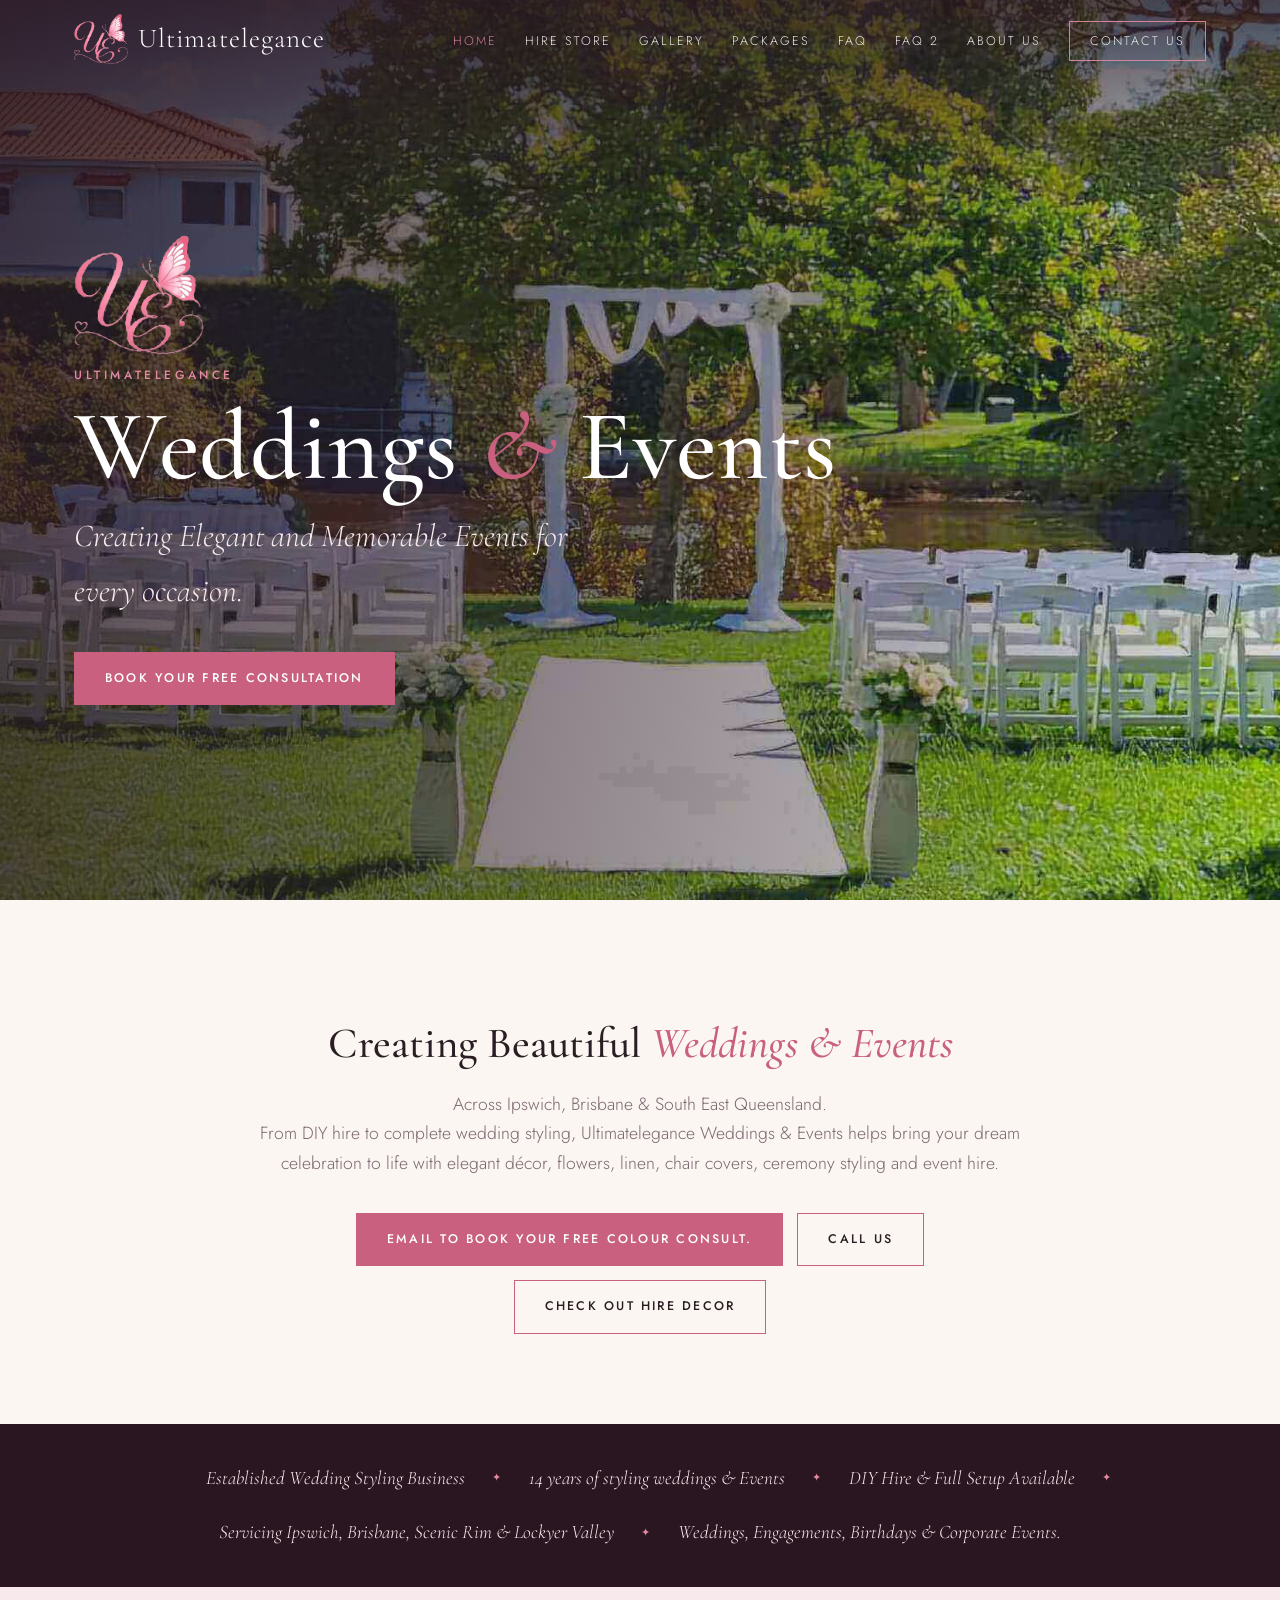
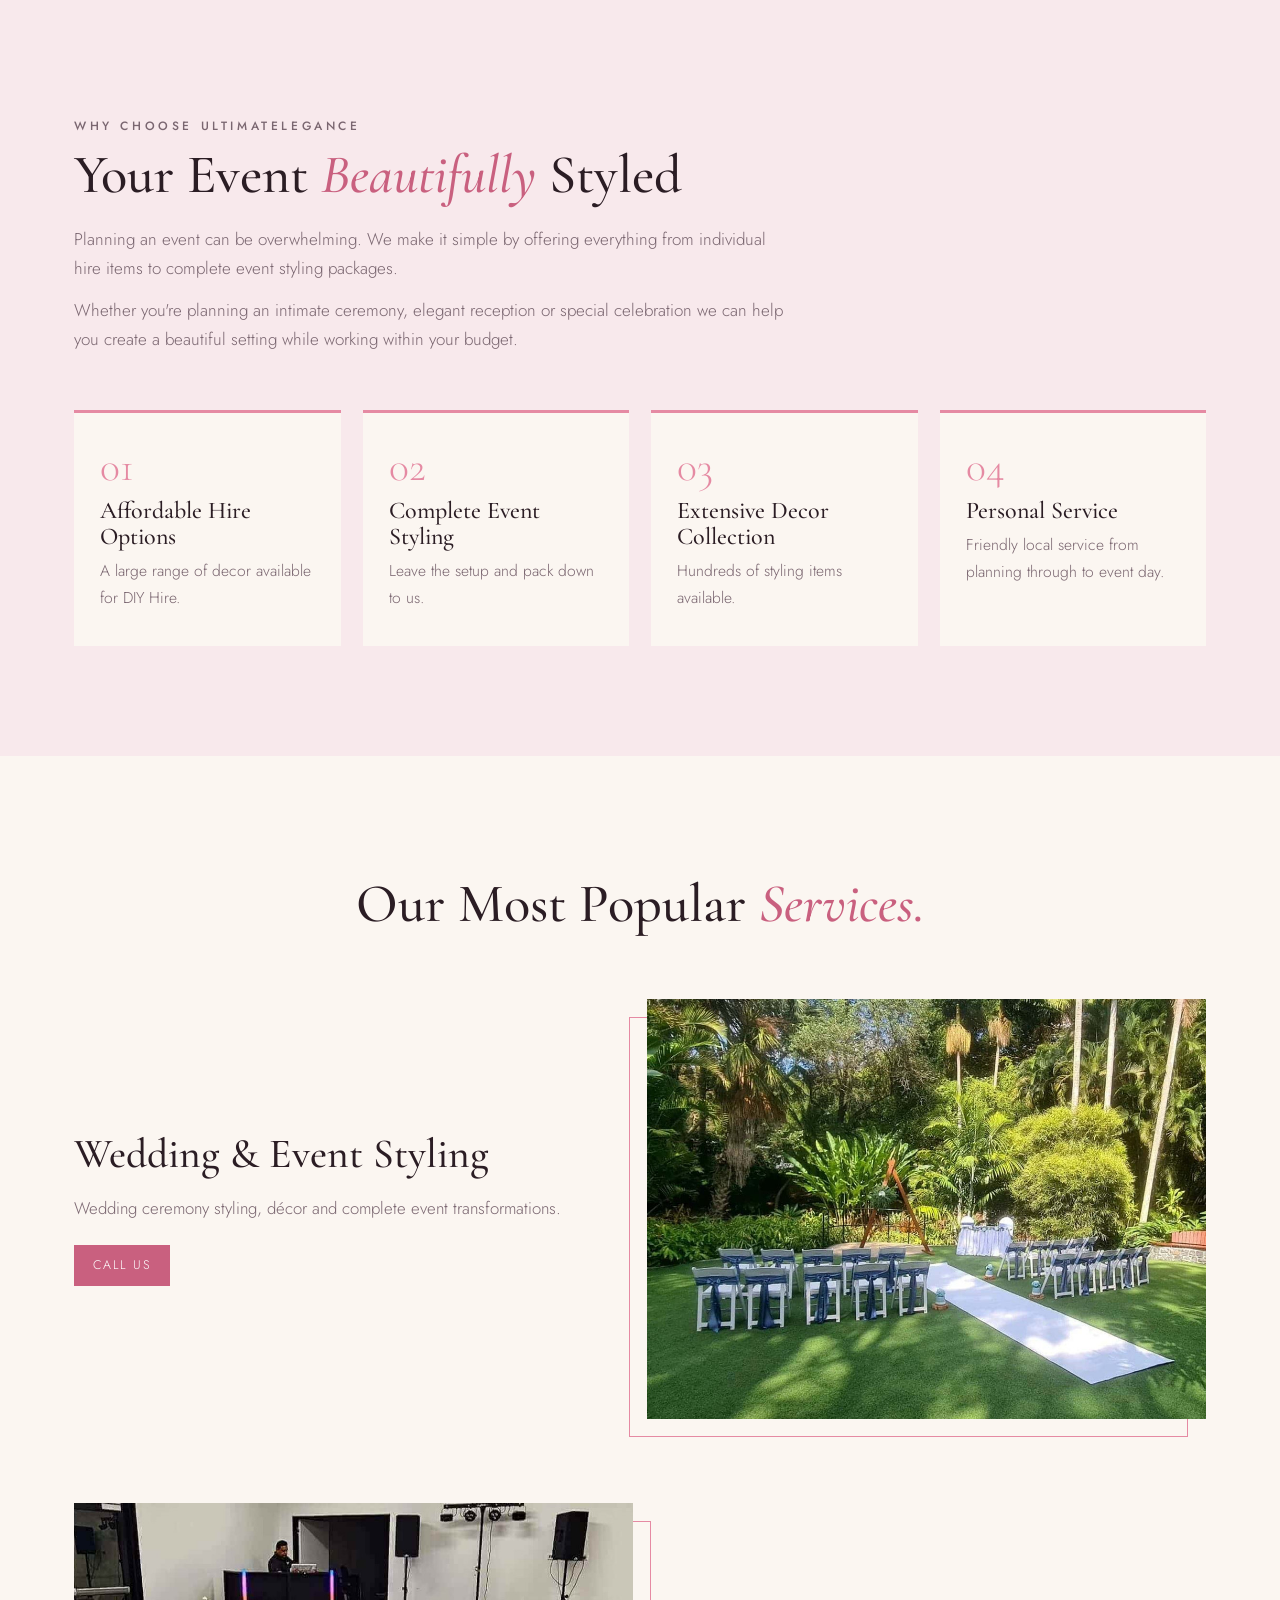
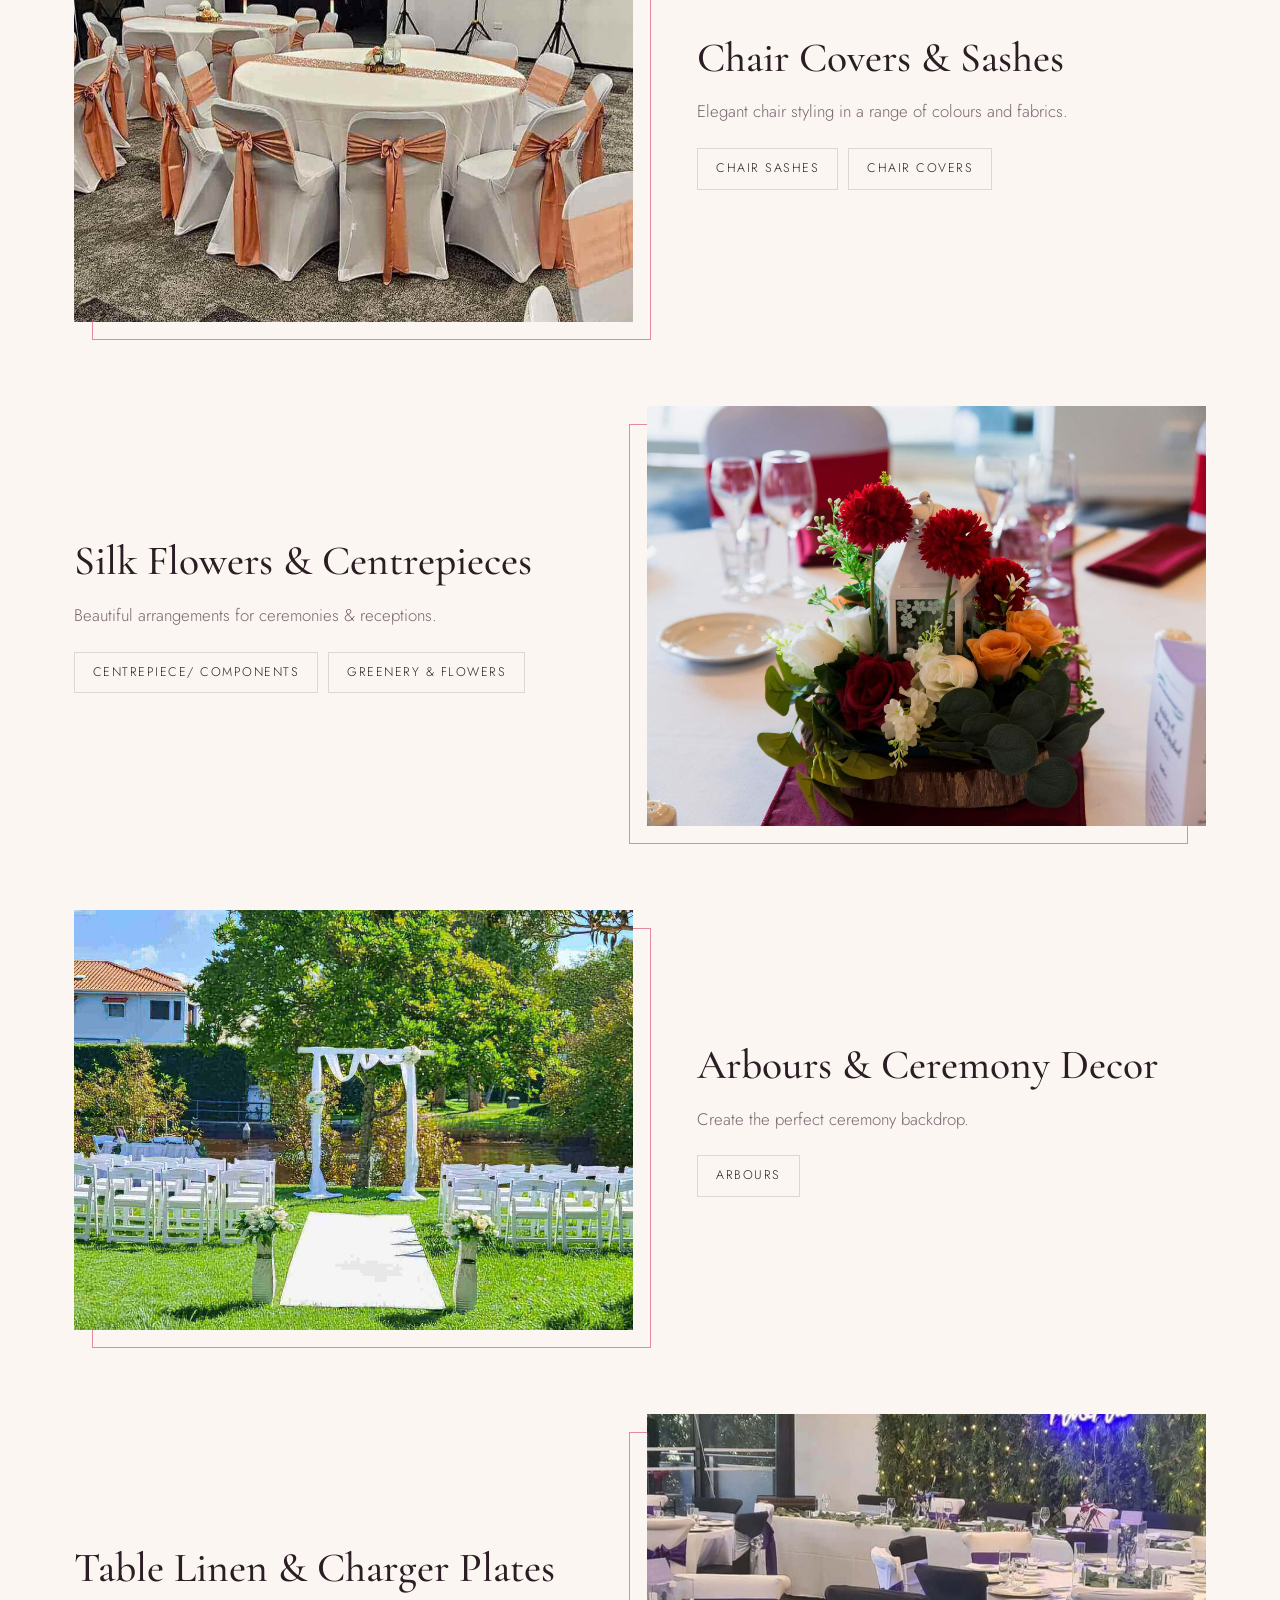
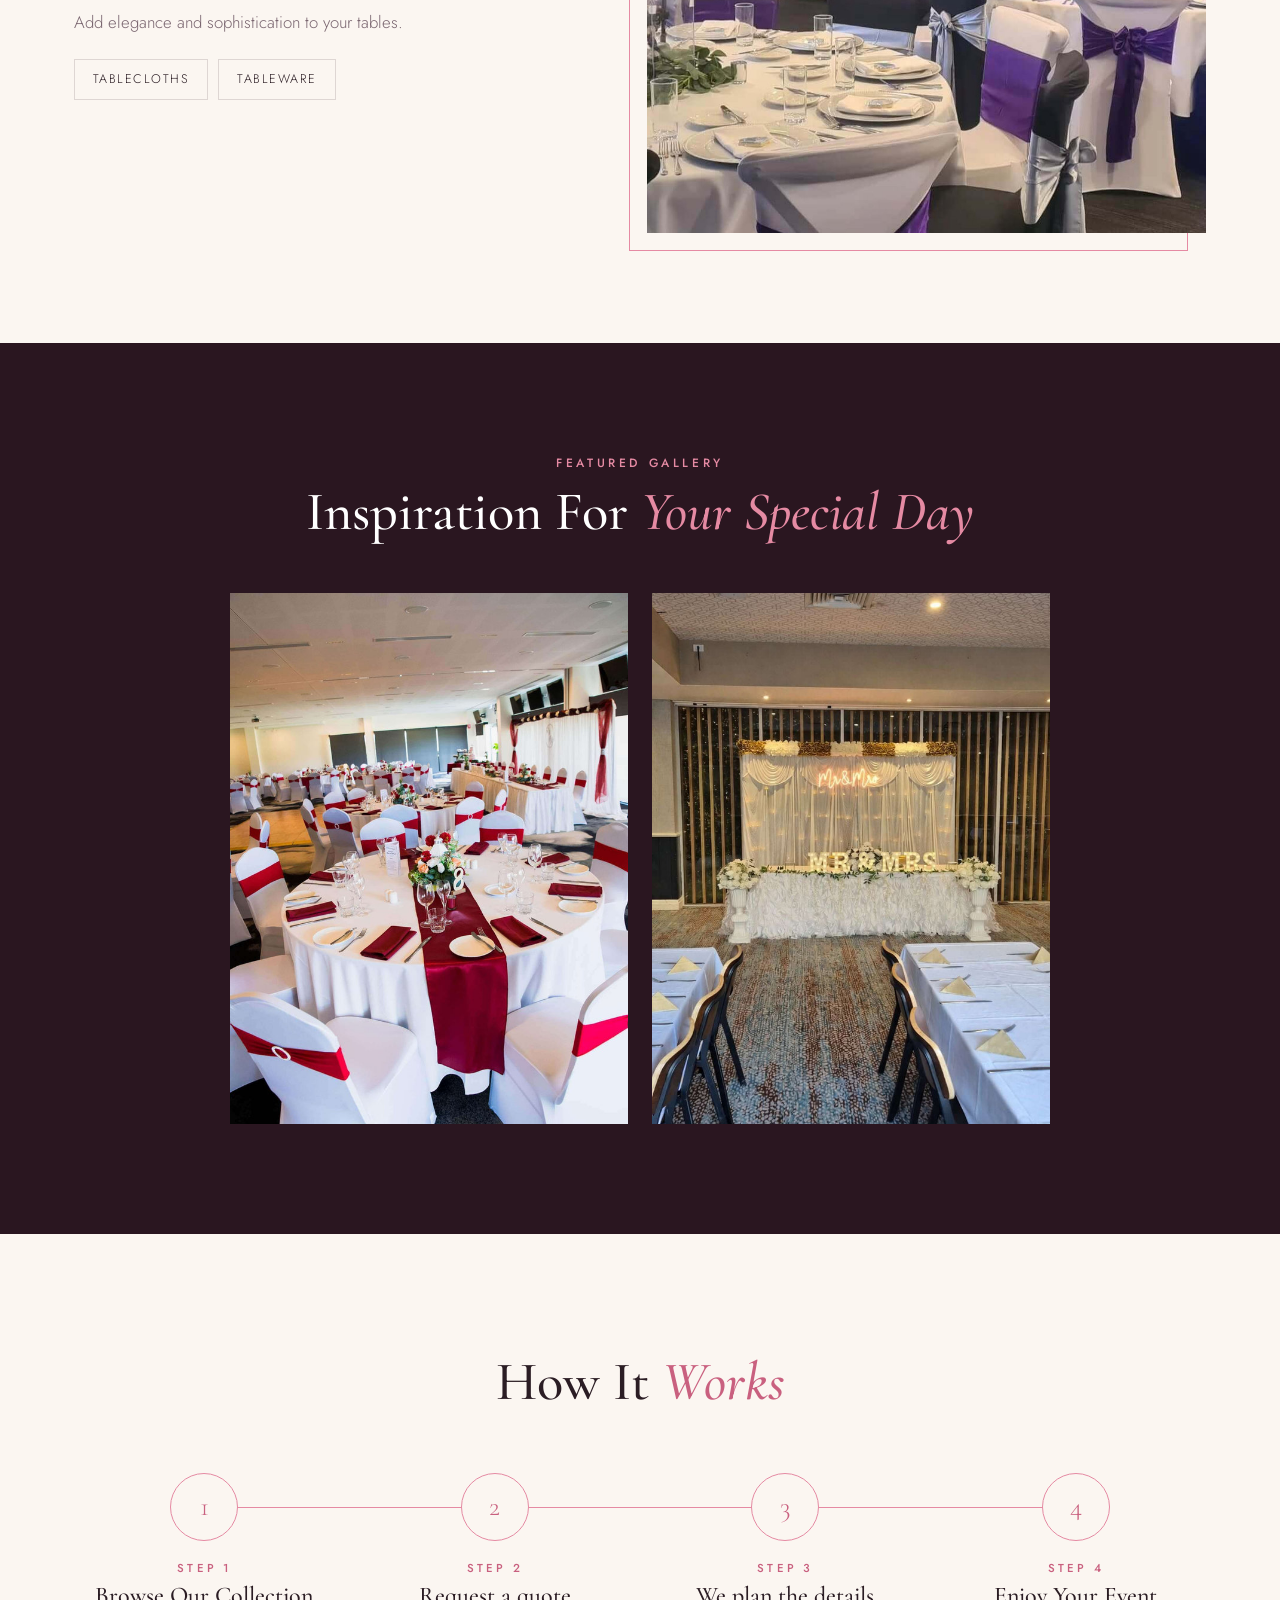
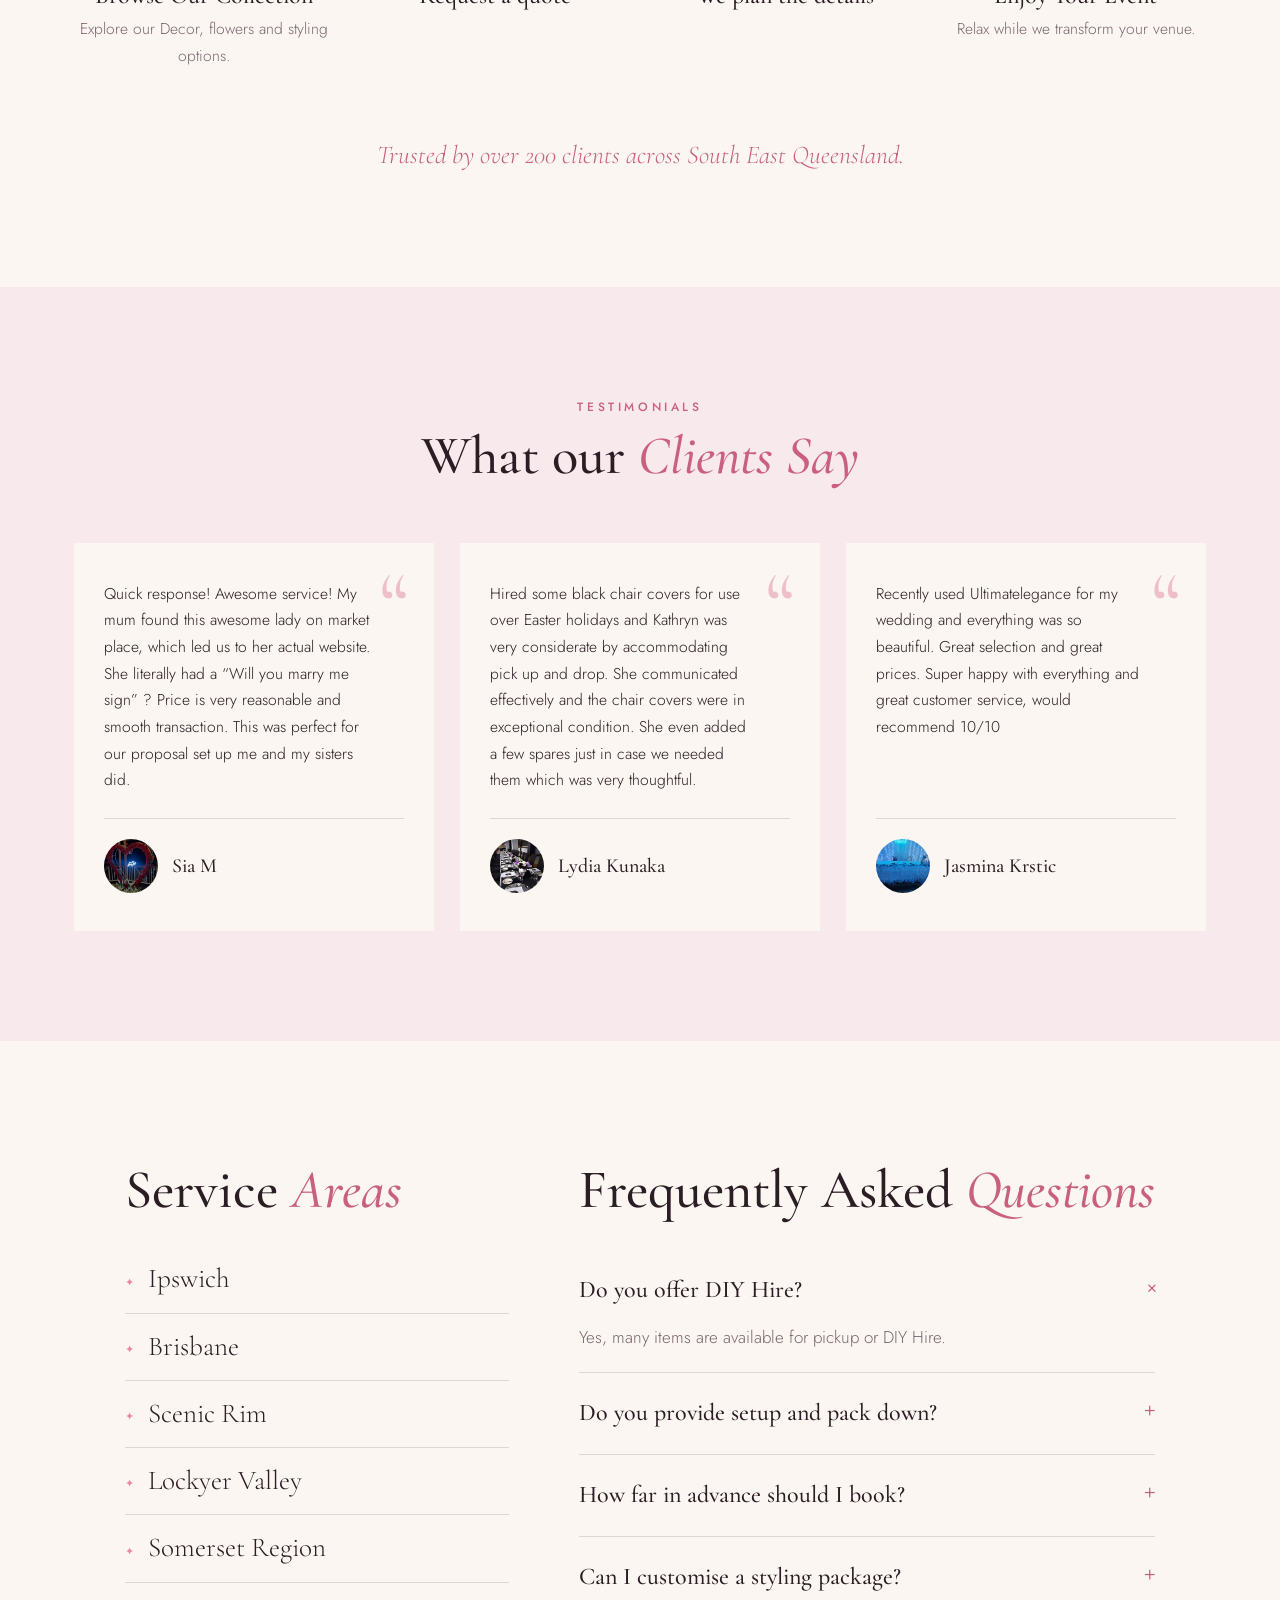
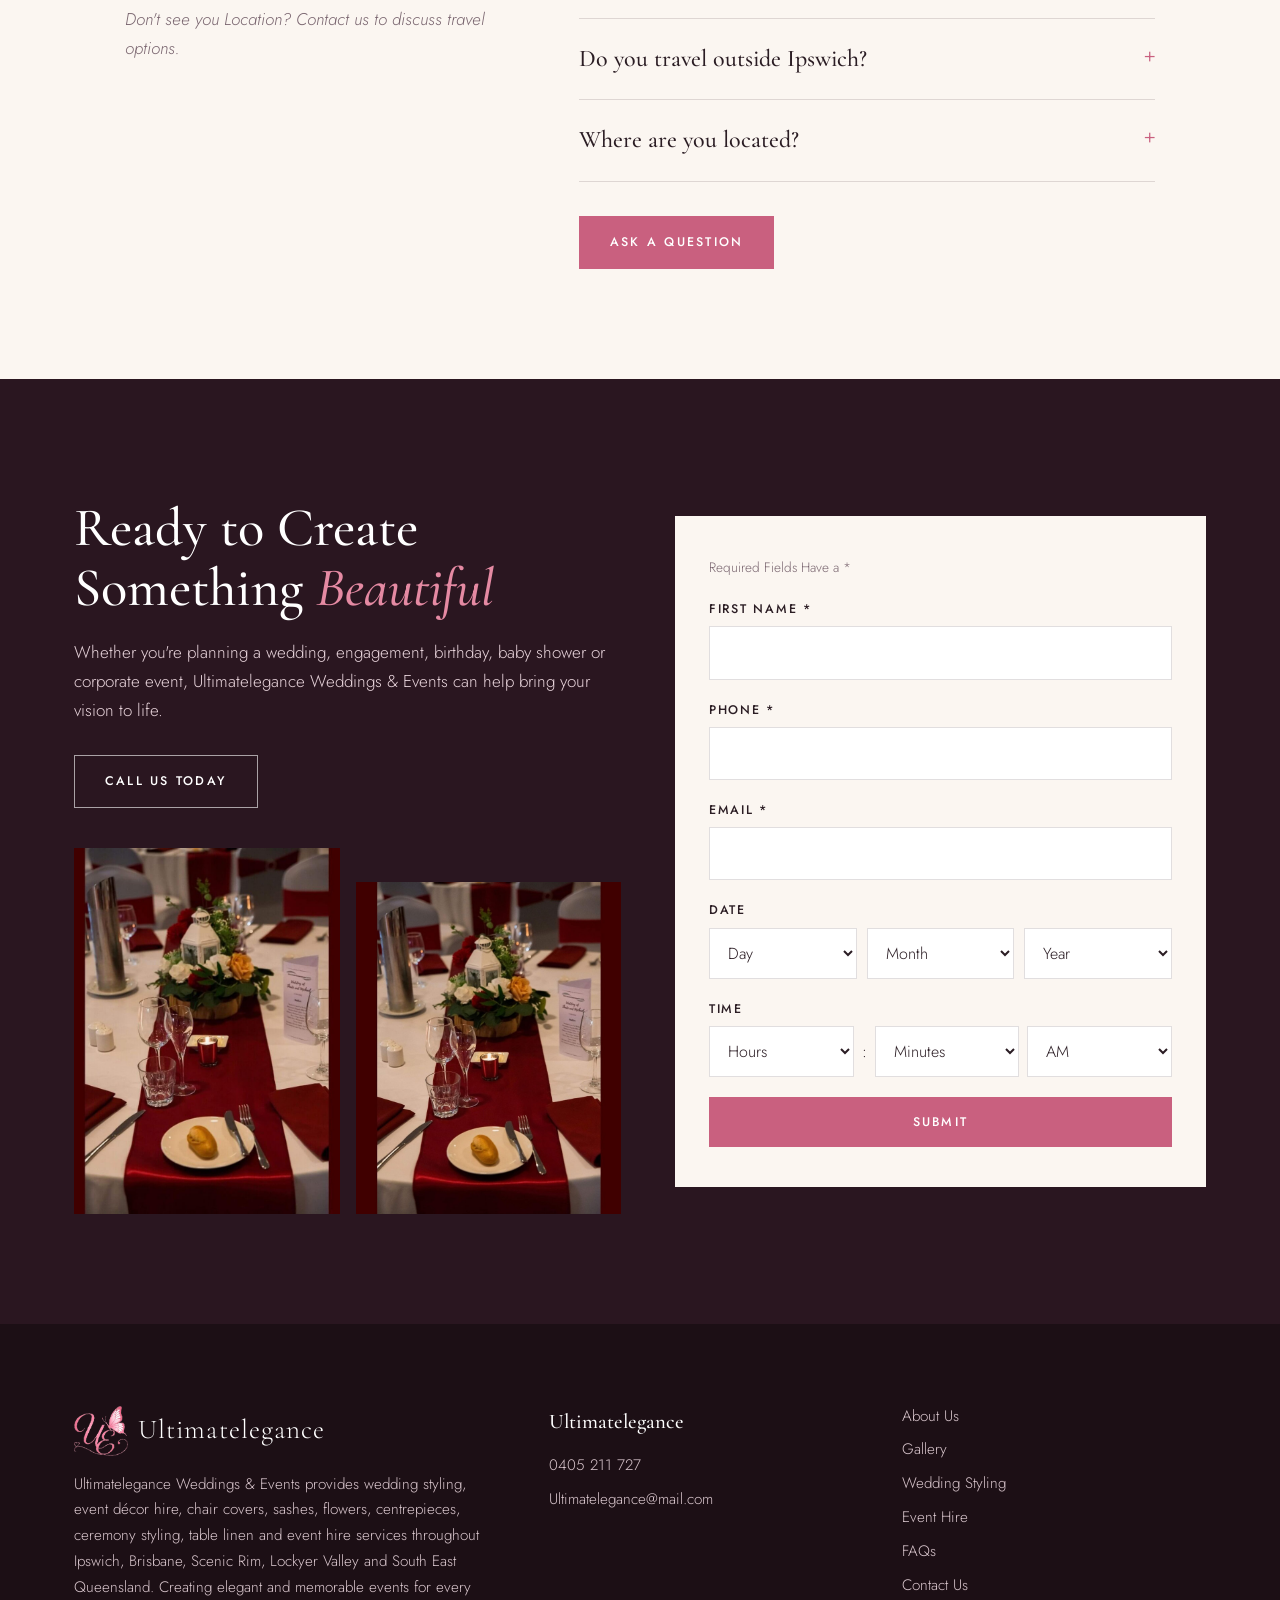
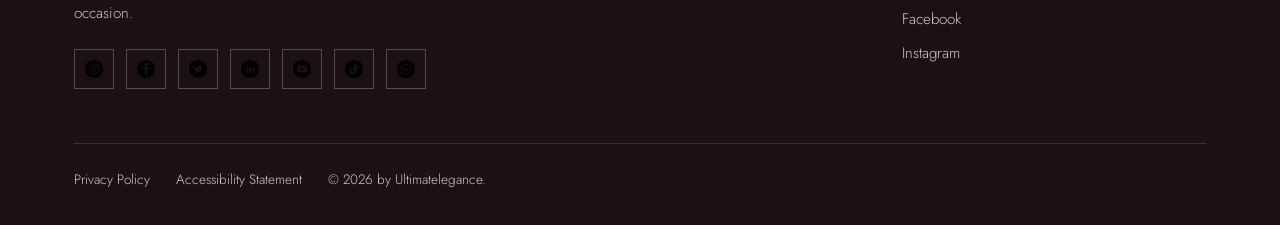
<file: index.html>
<!doctype html>
<html lang="en">
<head>
<meta charset="utf-8">
<meta name="viewport" content="width=device-width,initial-scale=1">
<title>Ultimatelegance Weddings & Events</title>
<meta name="description" content="Creating Elegant and Memorable Events for every occasion. Wedding styling and event décor hire across Ipswich, Brisbane & South East Queensland.">
<link rel="icon" href="assets/logo.png">
<link rel="preconnect" href="https://fonts.googleapis.com">
<link rel="preconnect" href="https://fonts.gstatic.com" crossorigin>
<link href="https://fonts.googleapis.com/css2?family=Cormorant+Garamond:ital,wght@0,400;0,500;0,600;1,400;1,500&family=Jost:wght@300;400;500&display=swap" rel="stylesheet">
<link rel="stylesheet" href="assets/style.css">
</head>
<body>

<header id="hdr">
  <div class="wrap nav">
    <a class="brand" href="index.html"><img src="assets/logo.png" alt="">Ultimatelegance</a>
    <button class="burger" id="burger" aria-label="Menu">☰</button>
    <nav id="nav"><ul><li><a href="index.html" style="color:var(--rose)">Home</a></li><li><a href="hire-store.html">Hire Store</a></li><li><a href="gallery.html">Gallery</a></li><li><a href="packages.html">Packages</a></li><li><a href="faq.html">FAQ</a></li><li><a href="faq-2.html">FAQ 2</a></li><li><a href="index.html#top">About Us</a></li><li><a class="nav-cta" href="index.html#contact">Contact us</a></li></ul></nav>
  </div>
</header>

<main id="top">
<section class="hero">
  <div class="wrap">
    <img class="logo" src="assets/logo.png" alt="Ultimatelegance logo">
    <p class="eyebrow">Ultimatelegance</p>
    <h1>Weddings <em>&amp;</em> Events</h1>
    <p class="tag">Creating Elegant and Memorable Events for every occasion.</p>
    <div class="cta">
      <a class="btn fill" href="tel:+61405211727">Book Your Free Consultation</a>
    </div>
  </div>
</section>

<section class="intro reveal">
  <div class="wrap">
    <h2>Creating Beautiful <em>Weddings &amp; Events</em></h2>
    <p class="lead">Across Ipswich, Brisbane &amp; South East Queensland.<br>From DIY hire to complete wedding styling, Ultimatelegance Weddings &amp; Events helps bring your dream celebration to life with elegant décor, flowers, linen, chair covers, ceremony styling and event hire.</p>
    <div class="cta">
      <a class="btn fill" href="mailto:ultimatelegance@mail.com?subject=Book%20My%20Free%20Colour%20Consult%20">Email to Book Your Free Colour Consult.</a>
      <a class="btn" href="tel:+61405211727">Call Us</a>
      <a class="btn" href="hire-store.html">Check Out Hire Decor</a>
    </div>
  </div>
</section>

<section class="badges">
  <div class="wrap">
    <ul>
      <li>Established Wedding Styling Business</li>
      <li>14 years of styling weddings &amp; Events</li>
      <li>DIY Hire &amp; Full Setup Available</li>
      <li>Servicing Ipswich, Brisbane, Scenic Rim &amp; Lockyer Valley</li>
      <li>Weddings, Engagements, Birthdays &amp; Corporate Events.</li>
    </ul>
  </div>
</section>

<section class="why">
  <div class="wrap">
    <div class="head reveal">
      <p class="eyebrow">Why choose Ultimatelegance</p>
      <h2>Your Event <em>Beautifully</em> Styled</h2>
      <p>Planning an event can be overwhelming. We make it simple by offering everything from individual hire items to complete event styling packages.</p>
      <p>Whether you're planning an intimate ceremony, elegant reception or special celebration we can help you create a beautiful setting while working within your budget.</p>
    </div>
    <div class="cards">
      <div class="card reveal"><div class="n">01</div><h3>Affordable Hire Options</h3><p>A large range of decor available for DIY Hire.</p></div>
      <div class="card reveal"><div class="n">02</div><h3>Complete Event Styling</h3><p>Leave the setup and pack down to us.</p></div>
      <div class="card reveal"><div class="n">03</div><h3>Extensive Decor Collection</h3><p>Hundreds of styling items available.</p></div>
      <div class="card reveal"><div class="n">04</div><h3>Personal Service</h3><p>Friendly local service from planning through to event day.</p></div>
    </div>
  </div>
</section>

<section class="services">
  <div class="wrap">
    <div class="top reveal">
      <h2>Our Most Popular <em>Services.</em></h2>
    </div>

    <div class="svc reveal">
      <div class="pic"><img src="assets/styling.jpg" alt="Wedding &amp; Event Styling" loading="lazy"></div>
      <div>
        <h3>Wedding &amp; Event Styling</h3>
        <p>Wedding ceremony styling, décor and complete event transformations.</p>
        <div class="links"><a class="call" href="tel:+61405211727">Call Us</a></div>
      </div>
    </div>

    <div class="svc reveal">
      <div class="pic"><img src="assets/chairs.jpg" alt="Chair Covers &amp; Sashes" loading="lazy"></div>
      <div>
        <h3>Chair Covers &amp; Sashes</h3>
        <p>Elegant chair styling in a range of colours and fabrics.</p>
        <div class="links">
          <a href="https://ultimatelegance8.wixsite.com/ultimatelegance-wedd/category/chair-sashes-ribbons">Chair Sashes</a>
          <a href="https://ultimatelegance8.wixsite.com/ultimatelegance-wedd/category/chair-covers">Chair Covers</a>
        </div>
      </div>
    </div>

    <div class="svc reveal">
      <div class="pic"><img src="assets/flowers.jpg" alt="Silk Flowers &amp; Centrepieces" loading="lazy"></div>
      <div>
        <h3>Silk Flowers &amp; Centrepieces</h3>
        <p>Beautiful arrangements for ceremonies &amp; receptions.</p>
        <div class="links">
          <a href="https://ultimatelegance8.wixsite.com/ultimatelegance-wedd/category/centrepieces">Centrepiece/ Components</a>
          <a href="https://ultimatelegance8.wixsite.com/ultimatelegance-wedd/category/greenery-flowers">Greenery &amp; Flowers</a>
        </div>
      </div>
    </div>

    <div class="svc reveal">
      <div class="pic"><img src="assets/arbour.jpg" alt="Arbours &amp; Ceremony Decor" loading="lazy"></div>
      <div>
        <h3>Arbours &amp; Ceremony Decor</h3>
        <p>Create the perfect ceremony backdrop.</p>
        <div class="links"><a href="https://ultimatelegance8.wixsite.com/ultimatelegance-wedd/category/arbour">Arbours</a></div>
      </div>
    </div>

    <div class="svc reveal" style="margin-bottom:0">
      <div class="pic"><img src="assets/linen.jpg" alt="Table Linen &amp; Charger Plates" loading="lazy"></div>
      <div>
        <h3>Table Linen &amp; Charger Plates</h3>
        <p>Add elegance and sophistication to your tables.</p>
        <div class="links">
          <a href="https://ultimatelegance8.wixsite.com/ultimatelegance-wedd/category/tablecloths">Tablecloths</a>
          <a href="https://ultimatelegance8.wixsite.com/ultimatelegance-wedd/category/tableware">Tableware</a>
        </div>
      </div>
    </div>
  </div>
</section>

<section class="gallery">
  <div class="wrap">
    <div class="reveal">
      <p class="eyebrow">Featured Gallery</p>
      <h2>Inspiration For <em>Your Special Day</em></h2>
    </div>
    <div class="gal reveal">
      <div><img src="assets/g1.jpg" alt="Featured gallery" loading="lazy"></div>
      <div><img src="assets/g2.jpg" alt="Featured gallery" loading="lazy"></div>
    </div>
  </div>
</section>

<section class="how">
  <div class="wrap">
    <div class="top reveal">
      <h2>How It <em>Works</em></h2>
    </div>
    <div class="steps">
      <div class="step reveal"><div class="dot">1</div><div class="lbl">Step 1</div><h3>Browse Our Collection</h3><p>Explore our Decor, flowers and styling options.</p></div>
      <div class="step reveal"><div class="dot">2</div><div class="lbl">Step 2</div><h3>Request a quote</h3></div>
      <div class="step reveal"><div class="dot">3</div><div class="lbl">Step 3</div><h3>We plan the details</h3></div>
      <div class="step reveal"><div class="dot">4</div><div class="lbl">Step 4</div><h3>Enjoy Your Event</h3><p>Relax while we transform your venue.</p></div>
    </div>
    <p class="trusted reveal">Trusted by over 200 clients across South East Queensland.</p>
  </div>
</section>

<section class="testi">
  <div class="wrap">
    <div class="top reveal">
      <p class="eyebrow">Testimonials</p>
      <h2>What our <em>Clients Say</em></h2>
    </div>
    <div class="tgrid">
      <article class="t reveal">
        <p>Quick response! Awesome service! My mum found this awesome lady on market place, which led us to her actual website. She literally had a “Will you marry me sign” ? Price is very reasonable and smooth transaction. This was perfect for our proposal set up me and my sisters did.</p>
        <div class="who"><img src="assets/t1.jpg" alt="" loading="lazy"><a href="https://maps.app.goo.gl/5PsfxVzEXkijjNaK9">Sia M</a></div>
      </article>
      <article class="t reveal">
        <p>Hired some black chair covers for use over Easter holidays and Kathryn was very considerate by accommodating pick up and drop. She communicated effectively and the chair covers were in exceptional condition. She even added a few spares just in case we needed them which was very thoughtful.</p>
        <div class="who"><img src="assets/t2.jpg" alt="" loading="lazy"><a href="https://maps.app.goo.gl/owTGqZUcZ1CRR1T76">Lydia Kunaka</a></div>
      </article>
      <article class="t reveal">
        <p>Recently used Ultimatelegance for my wedding and everything was so beautiful. Great selection and great prices. Super happy with everything and great customer service, would recommend 10/10</p>
        <div class="who"><img src="assets/t3.jpg" alt="" loading="lazy"><a href="https://maps.app.goo.gl/DjVnCFn4h1uTa7Az5">Jasmina Krstic</a></div>
      </article>
    </div>
  </div>
</section>

<section class="area-faq">
  <div class="wrap af">
    <div class="areas reveal">
      <h2>Service <em>Areas</em></h2>
      <ul>
        <li>Ipswich</li><li>Brisbane</li><li>Scenic Rim</li><li>Lockyer Valley</li><li>Somerset Region</li>
      </ul>
      <p>Don't see you Location? Contact us to discuss travel options.</p>
    </div>
    <div class="faq reveal">
      <h2>Frequently Asked <em>Questions</em></h2>
      <div style="margin-top:30px">
        <details open><summary>Do you offer DIY Hire?</summary><p>Yes, many items are available for pickup or DIY Hire.</p></details>
        <details><summary>Do you provide setup and pack down?</summary><p>Yes we offer complete styling, setup and pack-up services.</p></details>
        <details><summary>How far in advance should I book?</summary><p>We recommend booking as early as possible, particularly during wedding season, Late items can be accommodated if time allows.</p></details>
        <details><summary>Can I customise a styling package?</summary><p>Absolutely. We can tailor packages to suit your venue, style and budget.</p></details>
        <details><summary>Do you travel outside Ipswich?</summary><p>Yes. We service many areas throughout South East Queensland.</p></details>
        <details><summary>Where are you located?</summary><p>We are conveniently located in Bundamba, Ipswich, Qld.</p></details>
      </div>
      <a class="btn fill" href="mailto:ultimatelegance@mail.com?subject=HERES%20MY%20QUESTION%20">Ask A Question</a>
    </div>
  </div>
</section>

<section class="contact" id="contact">
  <div class="wrap cgrid">
    <div class="reveal">
      <h2>Ready to Create Something <em>Beautiful</em></h2>
      <p class="l">Whether you're planning a wedding, engagement, birthday, baby shower or corporate event, Ultimatelegance Weddings &amp; Events can help bring your vision to life.</p>
      <a class="btn light" href="tel:+61405211727">Call Us Today</a>
      <div class="pics">
        <img src="assets/cta1.jpg" alt="" loading="lazy">
        <img src="assets/cta2.jpg" alt="" loading="lazy">
      </div>
    </div>
    <form class="reveal" action="mailto:ultimatelegance@mail.com" method="post" enctype="text/plain">
      <p class="req">Required Fields Have a *</p>
      <label>First name *<input name="First name" required></label>
      <label>Phone *<input name="Phone" type="tel" required></label>
      <label>Email *<input name="Email" type="email" required></label>
      <fieldset>
        <legend>Date</legend>
        <div class="row">
          <select name="Day" aria-label="Day"><option>Day</option></select>
          <select name="Month" aria-label="Month"><option>Month</option></select>
          <select name="Year" aria-label="Year"><option>Year</option></select>
        </div>
      </fieldset>
      <fieldset>
        <legend>Time</legend>
        <div class="time">
          <select name="Hours" aria-label="Hours"><option>Hours</option></select>
          <span>:</span>
          <select name="Minutes" aria-label="Minutes"><option>Minutes</option></select>
          <select name="AM/PM" aria-label="AM/PM"><option>AM</option><option>PM</option></select>
        </div>
      </fieldset>
      <button class="btn fill" type="submit">Submit</button>
    </form>
  </div>
</section>
</main>

<footer>
  <div class="wrap">
    <div class="fgrid">
      <div>
        <a class="brand" href="index.html"><img src="assets/logo.png" alt="">Ultimatelegance</a>
        <p>Ultimatelegance Weddings &amp; Events provides wedding styling, event décor hire, chair covers, sashes, flowers, centrepieces, ceremony styling, table linen and event hire services throughout Ipswich, Brisbane, Scenic Rim, Lockyer Valley and South East Queensland. Creating elegant and memorable events for every occasion.</p>
        <div class="social socials7"><a href="https://www.instagram.com/ultimatelegance/" aria-label="Instagram"><img src="assets/icons/instagram.png" alt=""></a><a href="https://www.facebook.com/ultimatelegance" aria-label="Facebook"><img src="assets/icons/facebook.png" alt=""></a><a href="https://x.com/Ultimateleganc2" aria-label="X"><img src="assets/icons/x.png" alt=""></a><a href="https://www.linkedin.com/in/kat-giess-2b3173345/" aria-label="LinkedIn"><img src="assets/icons/linkedin.png" alt=""></a><a href="https://www.youtube.com/channel/UCqb_oYtF1HaLaay1cNB3Zkw" aria-label="YouTube"><img src="assets/icons/youtube.png" alt=""></a><a href="https://www.tiktok.com/@ultimateleganceweddings" aria-label="TikTok"><img src="assets/icons/tiktok.png" alt=""></a><a href="https://wa.me/61405211727" aria-label="WhatsApp"><img src="assets/icons/whatsapp.png" alt=""></a></div>
      </div>
      <div>
        <h4>Ultimatelegance</h4>
        <ul>
          <li><a href="tel:0405211727">0405 211 727</a></li>
          <li><a href="mailto:ultimatelegance@mail.com?subject=A%20super%20new%20customer">Ultimatelegance@mail.com</a></li>
        </ul>
      </div>
      <div>
        <ul>
          <li><a href="index.html#top">About Us</a></li>
          <li><a href="gallery.html">Gallery</a></li>
          <li><a href="packages.html">Wedding Styling</a></li>
          <li><a href="hire-store.html">Event Hire</a></li>
          <li><a href="faq.html">FAQs</a></li>
          <li><a href="mailto:ultimatelegance@mail.com?subject=Contact%20me%20Ultimate">Contact Us</a></li>
          <li><a href="http://www.facebook.com/ultimatelegance">Facebook</a></li>
          <li><a href="https://www.instagram.com/ultimatelegance/">Instagram</a></li>
        </ul>
      </div>
    </div>
    <div class="legal">
      <a href="privacy-policy.html">Privacy Policy</a>
      <a href="accessibility-statement.html">Accessibility Statement</a>
      <span>© 2026 by Ultimatelegance.</span>
    </div>
  </div>
</footer>

<script src="assets/main.js"></script>
<script src="assets/main.js"></script>
<script src="assets/main.js"></script>
<script>
const fill=(n,a)=>{const s=document.querySelector(`[name="${n}"]`);a.forEach(v=>s.add(new Option(v,v)))};
const r=(a,b)=>Array.from({length:b-a+1},(_,i)=>String(a+i).padStart(2,'0'));
fill('Day',r(1,31));
fill('Month',['January','February','March','April','May','June','July','August','September','October','November','December']);
const y=new Date().getFullYear();fill('Year',r(y,y+3));
fill('Hours',r(1,12));fill('Minutes',['00','15','30','45']);
</script>
</body>
</html>
</file>
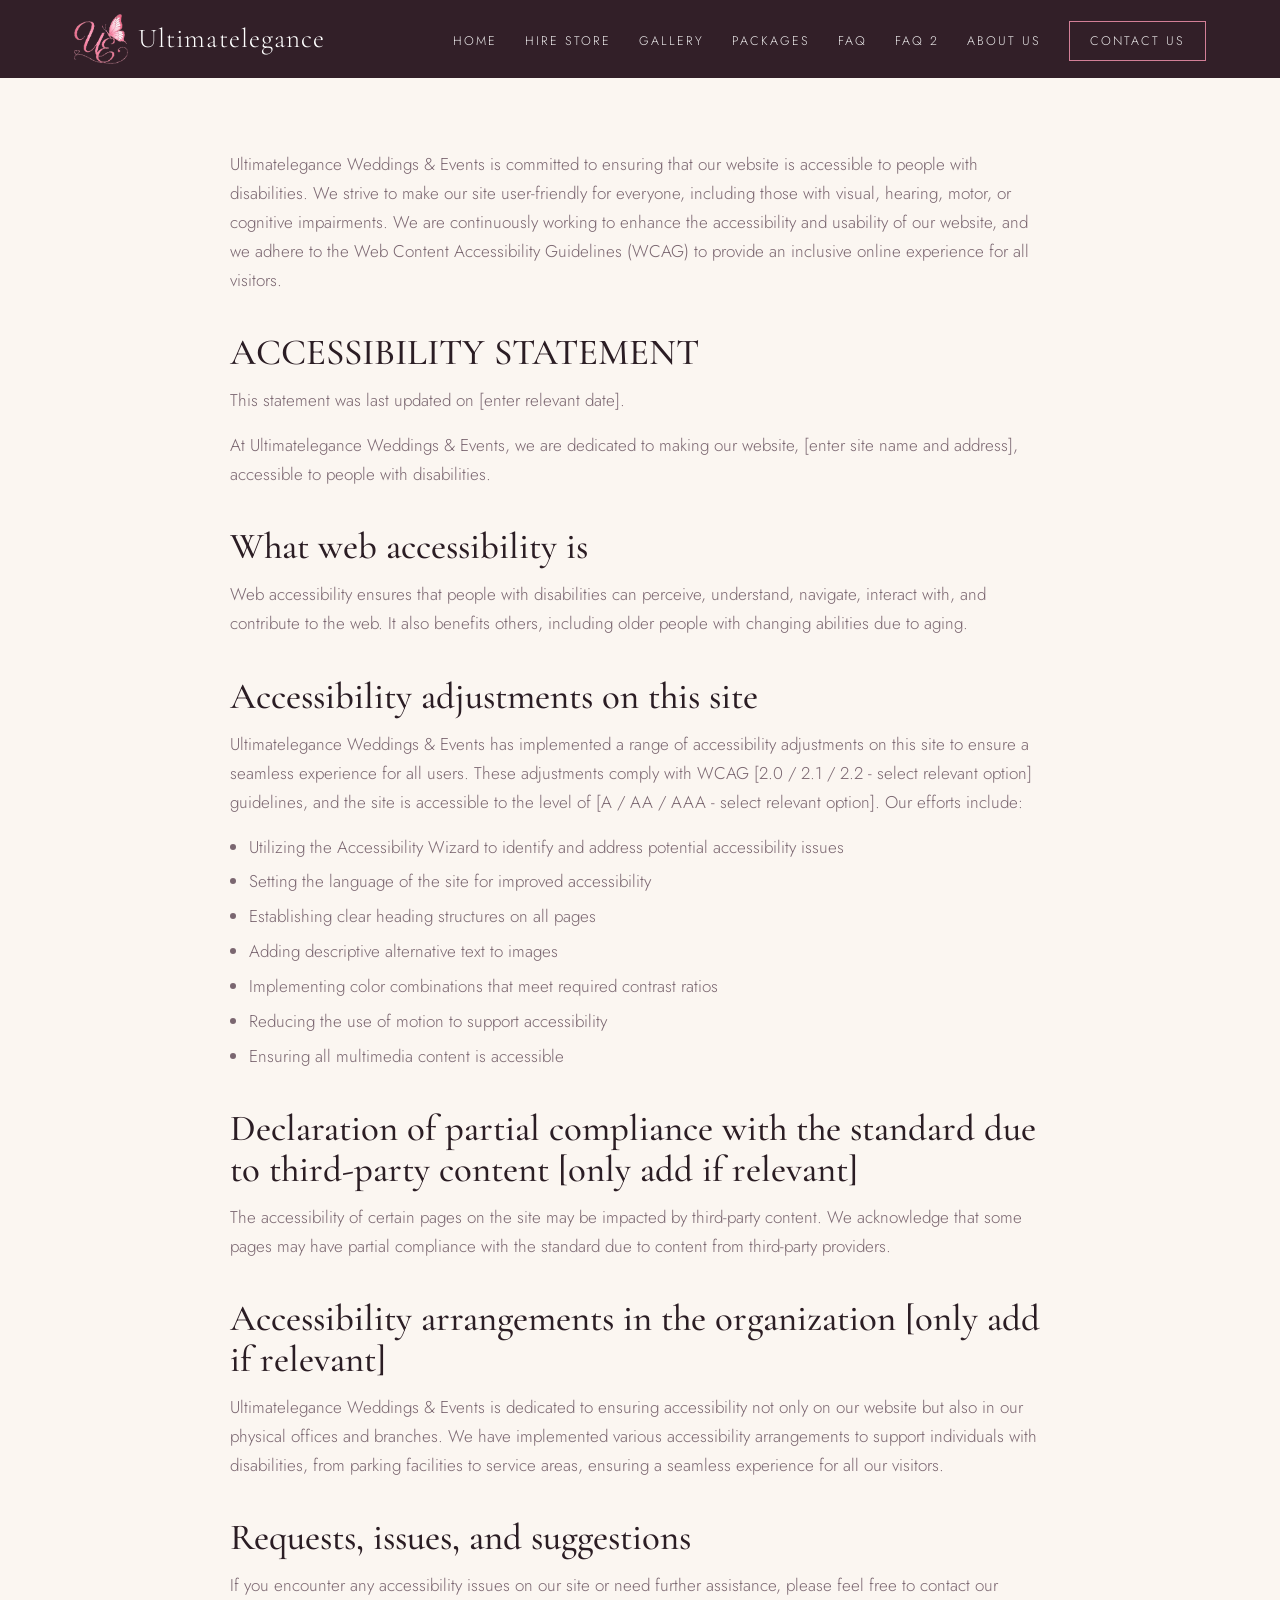
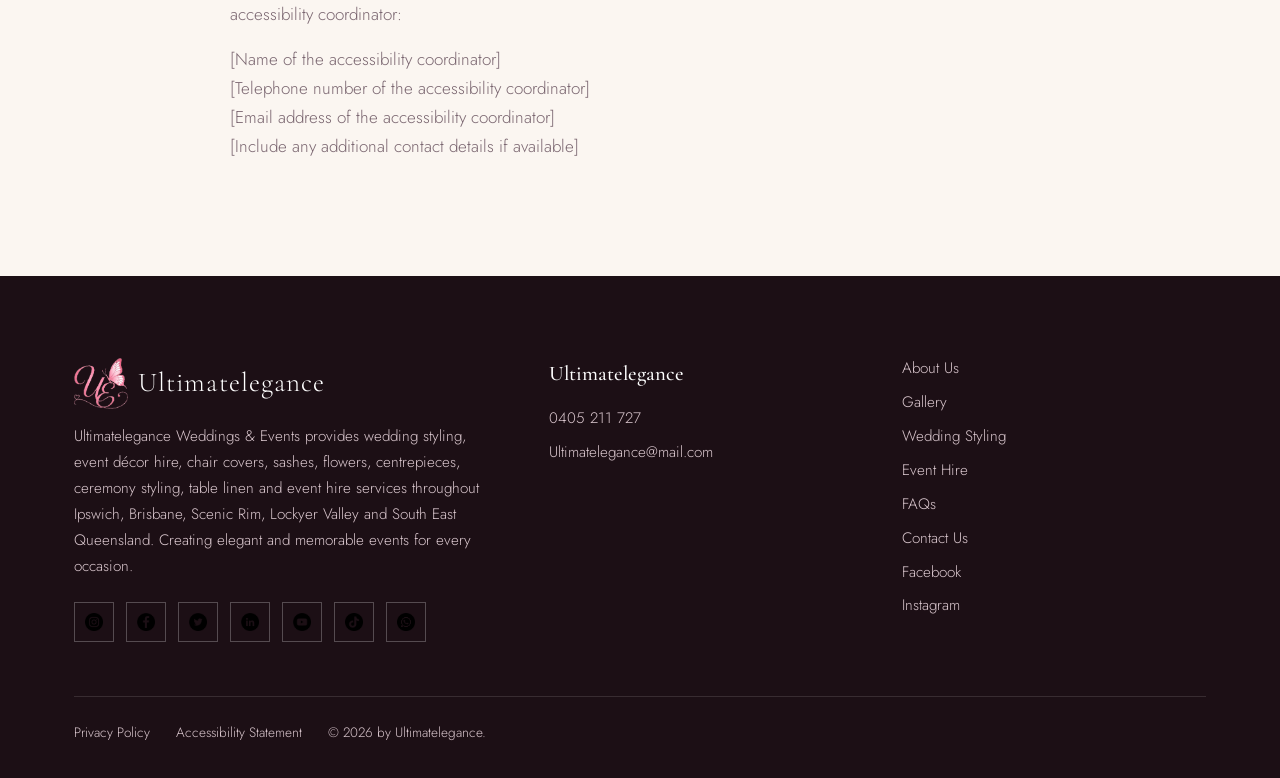
<file: accessibility-statement.html>
<!doctype html>
<html lang="en">
<head>
<meta charset="utf-8">
<meta name="viewport" content="width=device-width,initial-scale=1">
<title>Accessibility Statement | Ultimatelegance Weddings &amp; Events</title>
<link rel="icon" href="assets/logo.png">
<link rel="preconnect" href="https://fonts.googleapis.com">
<link rel="preconnect" href="https://fonts.gstatic.com" crossorigin>
<link href="https://fonts.googleapis.com/css2?family=Cormorant+Garamond:ital,wght@0,400;0,500;0,600;1,400;1,500&family=Jost:wght@300;400;500&display=swap" rel="stylesheet">
<link rel="stylesheet" href="assets/style.css">
</head>
<body>
<header id="hdr" class="dark">
  <div class="wrap nav">
    <a class="brand" href="index.html"><img src="assets/logo.png" alt="">Ultimatelegance</a>
    <button class="burger" id="burger" aria-label="Menu">☰</button>
    <nav id="nav"><ul><li><a href="index.html">Home</a></li><li><a href="hire-store.html">Hire Store</a></li><li><a href="gallery.html">Gallery</a></li><li><a href="packages.html">Packages</a></li><li><a href="faq.html">FAQ</a></li><li><a href="faq-2.html">FAQ 2</a></li><li><a href="index.html#top">About Us</a></li><li><a class="nav-cta" href="index.html#contact">Contact us</a></li></ul></nav>
  </div>
</header>
<main id="top">
<section class="sec" style="padding-top:150px"><div class="wrap"><div class="prose"><p>Ultimatelegance Weddings &amp; Events is committed to ensuring that our website is accessible to people with disabilities. We strive to make our site user-friendly for everyone, including those with visual, hearing, motor, or cognitive impairments. We are continuously working to enhance the accessibility and usability of our website, and we adhere to the Web Content Accessibility Guidelines (WCAG) to provide an inclusive online experience for all visitors.</p>
<h2>ACCESSIBILITY STATEMENT</h2>
<p>This statement was last updated on [enter relevant date].</p>
<p>At Ultimatelegance Weddings &amp; Events, we are dedicated to making our website, [enter site name and address], accessible to people with disabilities.</p>
<h2>What web accessibility is</h2>
<p>Web accessibility ensures that people with disabilities can perceive, understand, navigate, interact with, and contribute to the web. It also benefits others, including older people with changing abilities due to aging.</p>
<h2>Accessibility adjustments on this site</h2>
<p>Ultimatelegance Weddings &amp; Events has implemented a range of accessibility adjustments on this site to ensure a seamless experience for all users. These adjustments comply with WCAG [2.0 / 2.1 / 2.2 - select relevant option] guidelines, and the site is accessible to the level of [A / AA / AAA - select relevant option]. Our efforts include:</p>
<ul><li>Utilizing the Accessibility Wizard to identify and address potential accessibility issues</li><li>Setting the language of the site for improved accessibility</li><li>Establishing clear heading structures on all pages</li><li>Adding descriptive alternative text to images</li><li>Implementing color combinations that meet required contrast ratios</li><li>Reducing the use of motion to support accessibility</li><li>Ensuring all multimedia content is accessible</li></ul>
<h2>Declaration of partial compliance with the standard due to third-party content [only add if relevant]</h2>
<p>The accessibility of certain pages on the site may be impacted by third-party content. We acknowledge that some pages may have partial compliance with the standard due to content from third-party providers.</p>
<h2>Accessibility arrangements in the organization [only add if relevant]</h2>
<p>Ultimatelegance Weddings &amp; Events is dedicated to ensuring accessibility not only on our website but also in our physical offices and branches. We have implemented various accessibility arrangements to support individuals with disabilities, from parking facilities to service areas, ensuring a seamless experience for all our visitors.</p>
<h2>Requests, issues, and suggestions</h2>
<p>If you encounter any accessibility issues on our site or need further assistance, please feel free to contact our accessibility coordinator:</p>
<p>[Name of the accessibility coordinator]<br>[Telephone number of the accessibility coordinator]<br>[Email address of the accessibility coordinator]<br>[Include any additional contact details if available]</p></div></div></section>
</main>
<footer>
  <div class="wrap">
    <div class="fgrid">
      <div>
        <a class="brand" href="index.html"><img src="assets/logo.png" alt="">Ultimatelegance</a>
        <p>Ultimatelegance Weddings &amp; Events provides wedding styling, event décor hire, chair covers, sashes, flowers, centrepieces, ceremony styling, table linen and event hire services throughout Ipswich, Brisbane, Scenic Rim, Lockyer Valley and South East Queensland. Creating elegant and memorable events for every occasion.</p>
        <div class="social socials7"><a href="https://www.instagram.com/ultimatelegance/" aria-label="Instagram"><img src="assets/icons/instagram.png" alt=""></a><a href="https://www.facebook.com/ultimatelegance" aria-label="Facebook"><img src="assets/icons/facebook.png" alt=""></a><a href="https://x.com/Ultimateleganc2" aria-label="X"><img src="assets/icons/x.png" alt=""></a><a href="https://www.linkedin.com/in/kat-giess-2b3173345/" aria-label="LinkedIn"><img src="assets/icons/linkedin.png" alt=""></a><a href="https://www.youtube.com/channel/UCqb_oYtF1HaLaay1cNB3Zkw" aria-label="YouTube"><img src="assets/icons/youtube.png" alt=""></a><a href="https://www.tiktok.com/@ultimateleganceweddings" aria-label="TikTok"><img src="assets/icons/tiktok.png" alt=""></a><a href="https://wa.me/61405211727" aria-label="WhatsApp"><img src="assets/icons/whatsapp.png" alt=""></a></div>
      </div>
      <div>
        <h4>Ultimatelegance</h4>
        <ul>
          <li><a href="tel:0405211727">0405 211 727</a></li>
          <li><a href="mailto:ultimatelegance@mail.com?subject=A%20super%20new%20customer">Ultimatelegance@mail.com</a></li>
        </ul>
      </div>
      <div>
        <ul>
          <li><a href="index.html#top">About Us</a></li>
          <li><a href="gallery.html">Gallery</a></li>
          <li><a href="packages.html">Wedding Styling</a></li>
          <li><a href="hire-store.html">Event Hire</a></li>
          <li><a href="faq.html">FAQs</a></li>
          <li><a href="mailto:ultimatelegance@mail.com?subject=Contact%20me%20Ultimate">Contact Us</a></li>
          <li><a href="http://www.facebook.com/ultimatelegance">Facebook</a></li>
          <li><a href="https://www.instagram.com/ultimatelegance/">Instagram</a></li>
        </ul>
      </div>
    </div>
    <div class="legal">
      <a href="privacy-policy.html">Privacy Policy</a>
      <a href="accessibility-statement.html">Accessibility Statement</a>
      <span>© 2026 by Ultimatelegance.</span>
    </div>
  </div>
</footer>
<script src="assets/main.js"></script>

</body>
</html>
</file>
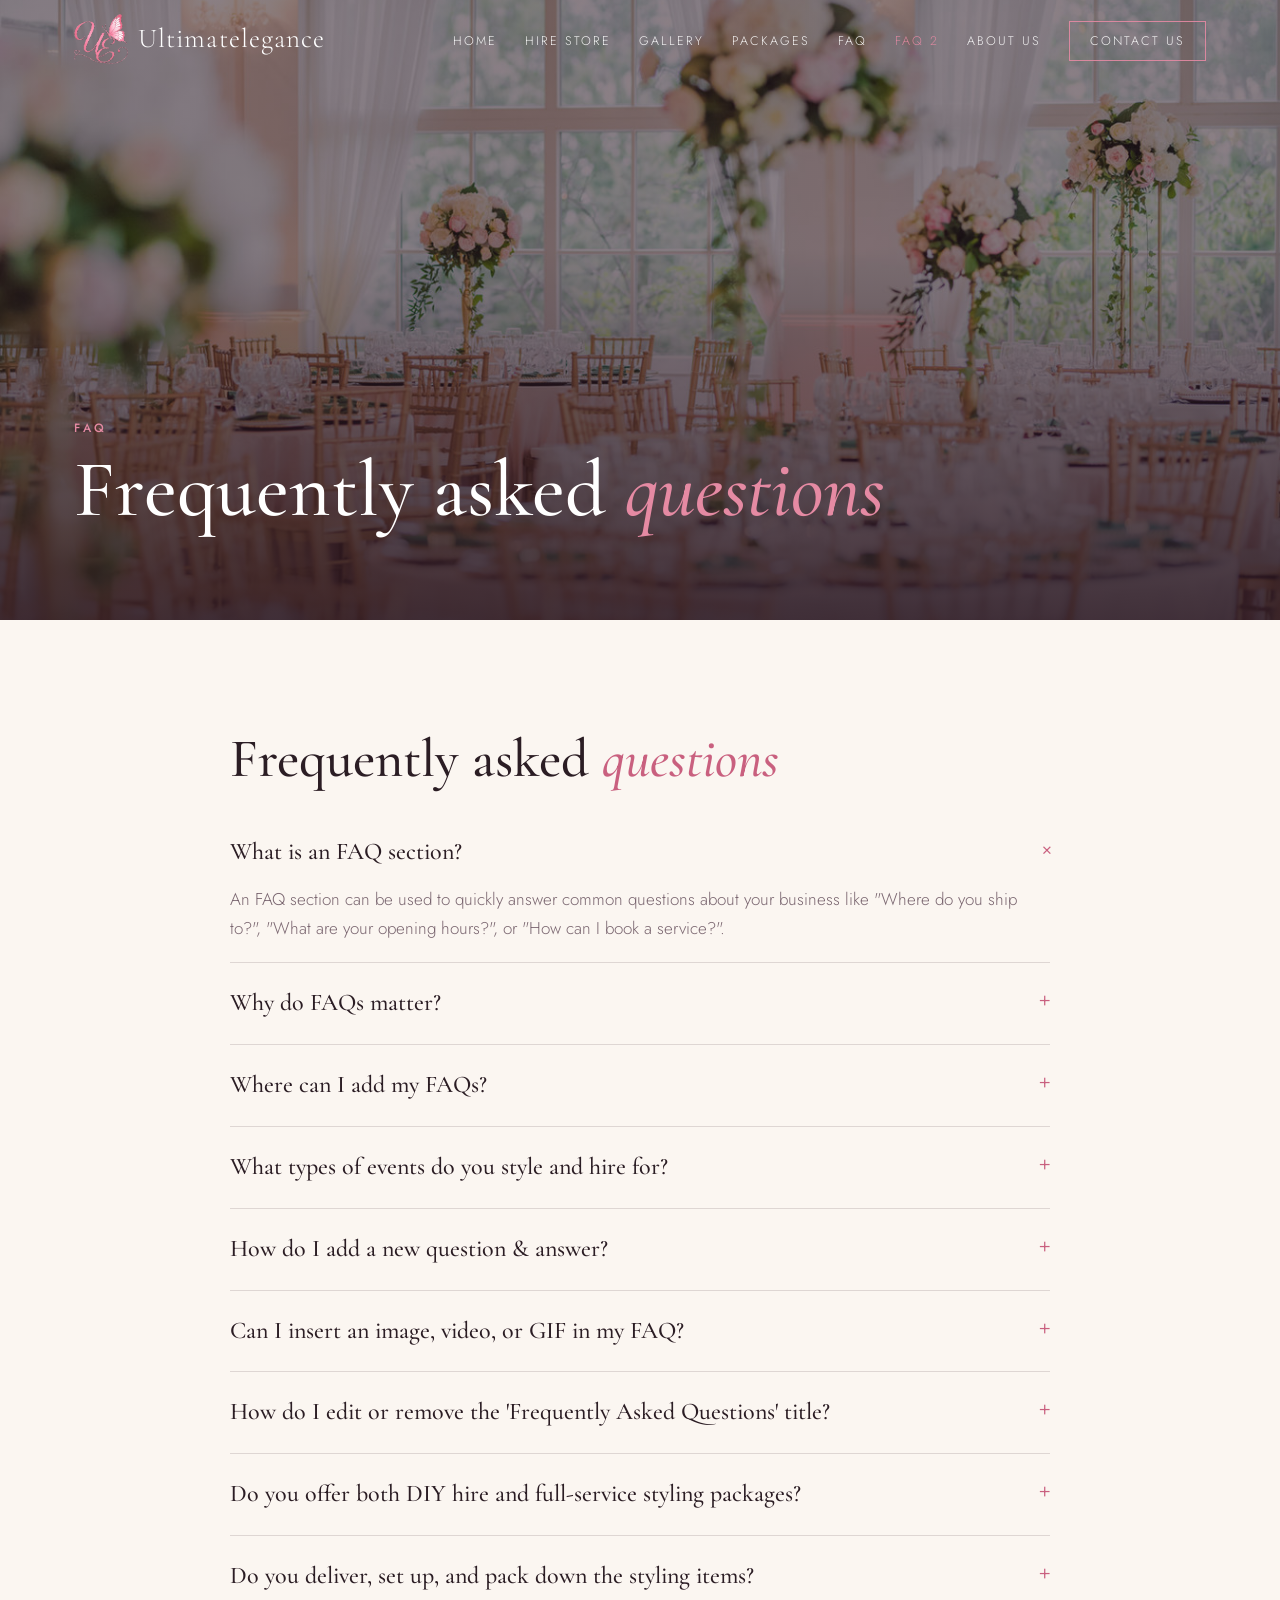
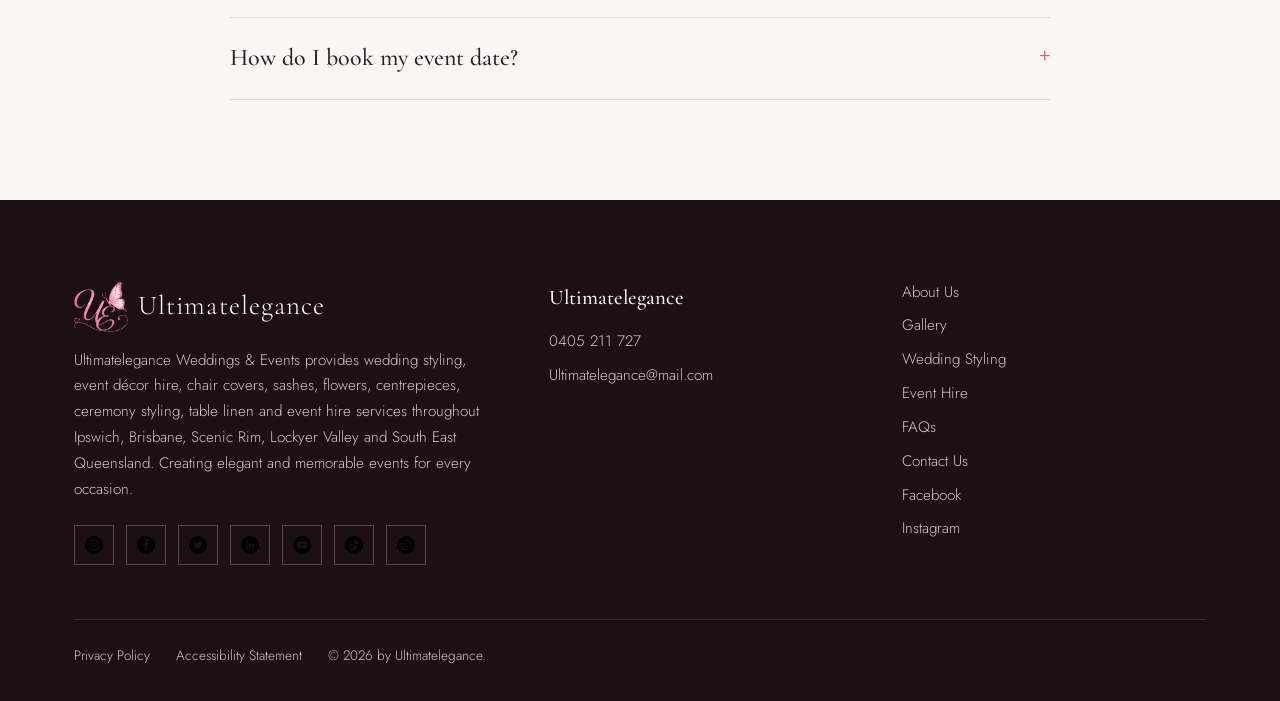
<file: faq-2.html>
<!doctype html>
<html lang="en">
<head>
<meta charset="utf-8">
<meta name="viewport" content="width=device-width,initial-scale=1">
<title>FAQ 2 | Ultimatelegance Weddings &amp; Events</title>
<link rel="icon" href="assets/logo.png">
<link rel="preconnect" href="https://fonts.googleapis.com">
<link rel="preconnect" href="https://fonts.gstatic.com" crossorigin>
<link href="https://fonts.googleapis.com/css2?family=Cormorant+Garamond:ital,wght@0,400;0,500;0,600;1,400;1,500&family=Jost:wght@300;400;500&display=swap" rel="stylesheet">
<link rel="stylesheet" href="assets/style.css">
</head>
<body>
<header id="hdr">
  <div class="wrap nav">
    <a class="brand" href="index.html"><img src="assets/logo.png" alt="">Ultimatelegance</a>
    <button class="burger" id="burger" aria-label="Menu">☰</button>
    <nav id="nav"><ul><li><a href="index.html">Home</a></li><li><a href="hire-store.html">Hire Store</a></li><li><a href="gallery.html">Gallery</a></li><li><a href="packages.html">Packages</a></li><li><a href="faq.html">FAQ</a></li><li><a href="faq-2.html" style="color:var(--rose)">FAQ 2</a></li><li><a href="index.html#top">About Us</a></li><li><a class="nav-cta" href="index.html#contact">Contact us</a></li></ul></nav>
  </div>
</header>
<main id="top">
<section class="phero" style="background-image:url(assets/faq-hero.jpg)"><div class="wrap">
  <p class="eyebrow">FAQ</p><h1>Frequently asked <em>questions</em></h1>
</div></section><section class="sec"><div class="wrap"><div class="faqlist reveal"><h2 style="margin-bottom:1.4rem">Frequently asked <em>questions</em></h2><details open><summary>What is an FAQ section?</summary><p>An FAQ section can be used to quickly answer common questions about your business like &quot;Where do you ship to?&quot;, &quot;What are your opening hours?&quot;, or &quot;How can I book a service?&quot;.</p></details><details><summary>Why do FAQs matter?</summary><p>FAQs are a great way to help site visitors find quick answers to common questions about your business and create a better navigation experience.</p></details><details><summary>Where can I add my FAQs?</summary><p>FAQs can be added to any page on your site or to your Wix mobile app, giving access to members on the go.</p></details><details><summary>What types of events do you style and hire for?</summary><p>We style weddings, engagements, birthdays, corporate events, and private celebrations. If you are planning something special, we can help make it look beautiful.</p></details><details><summary>How do I add a new question &amp; answer?</summary><p>To add a new FAQ follow these steps:
1. Manage FAQs from your site dashboard or in the Editor
2. Add a new question &amp; answer
3. Assign your FAQ to a category
4. Save and publish.
You can always come back and edit your FAQs.</p></details><details><summary>Can I insert an image, video, or GIF in my FAQ?</summary><p>Yes. To add media follow these steps:
1. Manage FAQs from your site dashboard or in the Editor
2. Create a new FAQ or edit an existing one
3. From the answer text box click on the video, image or GIF icon
4. Add media from your library and save.</p></details><details><summary>How do I edit or remove the &#x27;Frequently Asked Questions&#x27; title?</summary><p>You can edit the title from the FAQ &#x27;Settings&#x27; tab in the Editor.
To remove the title from your mobile app go to the &#x27;Site &amp; App&#x27; tab in your Owner&#x27;s app and customize.</p></details><details><summary>Do you offer both DIY hire and full-service styling packages?</summary><p>Yes. You can hire items for a DIY setup, or choose a full-service styling package and let us handle the details. Flexible options. Tailored to your event.</p></details><details><summary>Do you deliver, set up, and pack down the styling items?</summary><p>Yes, we can provide delivery and professional installation for selected packages and services. Pack down options may also be available, depending on your booking.</p></details><details><summary>How do I book my event date?</summary><p>Get in touch with your event details, and we will check availability and walk you through the next steps. Once your booking is confirmed, your date is secured.</p></details></div></div></section>
</main>
<footer>
  <div class="wrap">
    <div class="fgrid">
      <div>
        <a class="brand" href="index.html"><img src="assets/logo.png" alt="">Ultimatelegance</a>
        <p>Ultimatelegance Weddings &amp; Events provides wedding styling, event décor hire, chair covers, sashes, flowers, centrepieces, ceremony styling, table linen and event hire services throughout Ipswich, Brisbane, Scenic Rim, Lockyer Valley and South East Queensland. Creating elegant and memorable events for every occasion.</p>
        <div class="social socials7"><a href="https://www.instagram.com/ultimatelegance/" aria-label="Instagram"><img src="assets/icons/instagram.png" alt=""></a><a href="https://www.facebook.com/ultimatelegance" aria-label="Facebook"><img src="assets/icons/facebook.png" alt=""></a><a href="https://x.com/Ultimateleganc2" aria-label="X"><img src="assets/icons/x.png" alt=""></a><a href="https://www.linkedin.com/in/kat-giess-2b3173345/" aria-label="LinkedIn"><img src="assets/icons/linkedin.png" alt=""></a><a href="https://www.youtube.com/channel/UCqb_oYtF1HaLaay1cNB3Zkw" aria-label="YouTube"><img src="assets/icons/youtube.png" alt=""></a><a href="https://www.tiktok.com/@ultimateleganceweddings" aria-label="TikTok"><img src="assets/icons/tiktok.png" alt=""></a><a href="https://wa.me/61405211727" aria-label="WhatsApp"><img src="assets/icons/whatsapp.png" alt=""></a></div>
      </div>
      <div>
        <h4>Ultimatelegance</h4>
        <ul>
          <li><a href="tel:0405211727">0405 211 727</a></li>
          <li><a href="mailto:ultimatelegance@mail.com?subject=A%20super%20new%20customer">Ultimatelegance@mail.com</a></li>
        </ul>
      </div>
      <div>
        <ul>
          <li><a href="index.html#top">About Us</a></li>
          <li><a href="gallery.html">Gallery</a></li>
          <li><a href="packages.html">Wedding Styling</a></li>
          <li><a href="hire-store.html">Event Hire</a></li>
          <li><a href="faq.html">FAQs</a></li>
          <li><a href="mailto:ultimatelegance@mail.com?subject=Contact%20me%20Ultimate">Contact Us</a></li>
          <li><a href="http://www.facebook.com/ultimatelegance">Facebook</a></li>
          <li><a href="https://www.instagram.com/ultimatelegance/">Instagram</a></li>
        </ul>
      </div>
    </div>
    <div class="legal">
      <a href="privacy-policy.html">Privacy Policy</a>
      <a href="accessibility-statement.html">Accessibility Statement</a>
      <span>© 2026 by Ultimatelegance.</span>
    </div>
  </div>
</footer>
<script src="assets/main.js"></script>

</body>
</html>
</file>
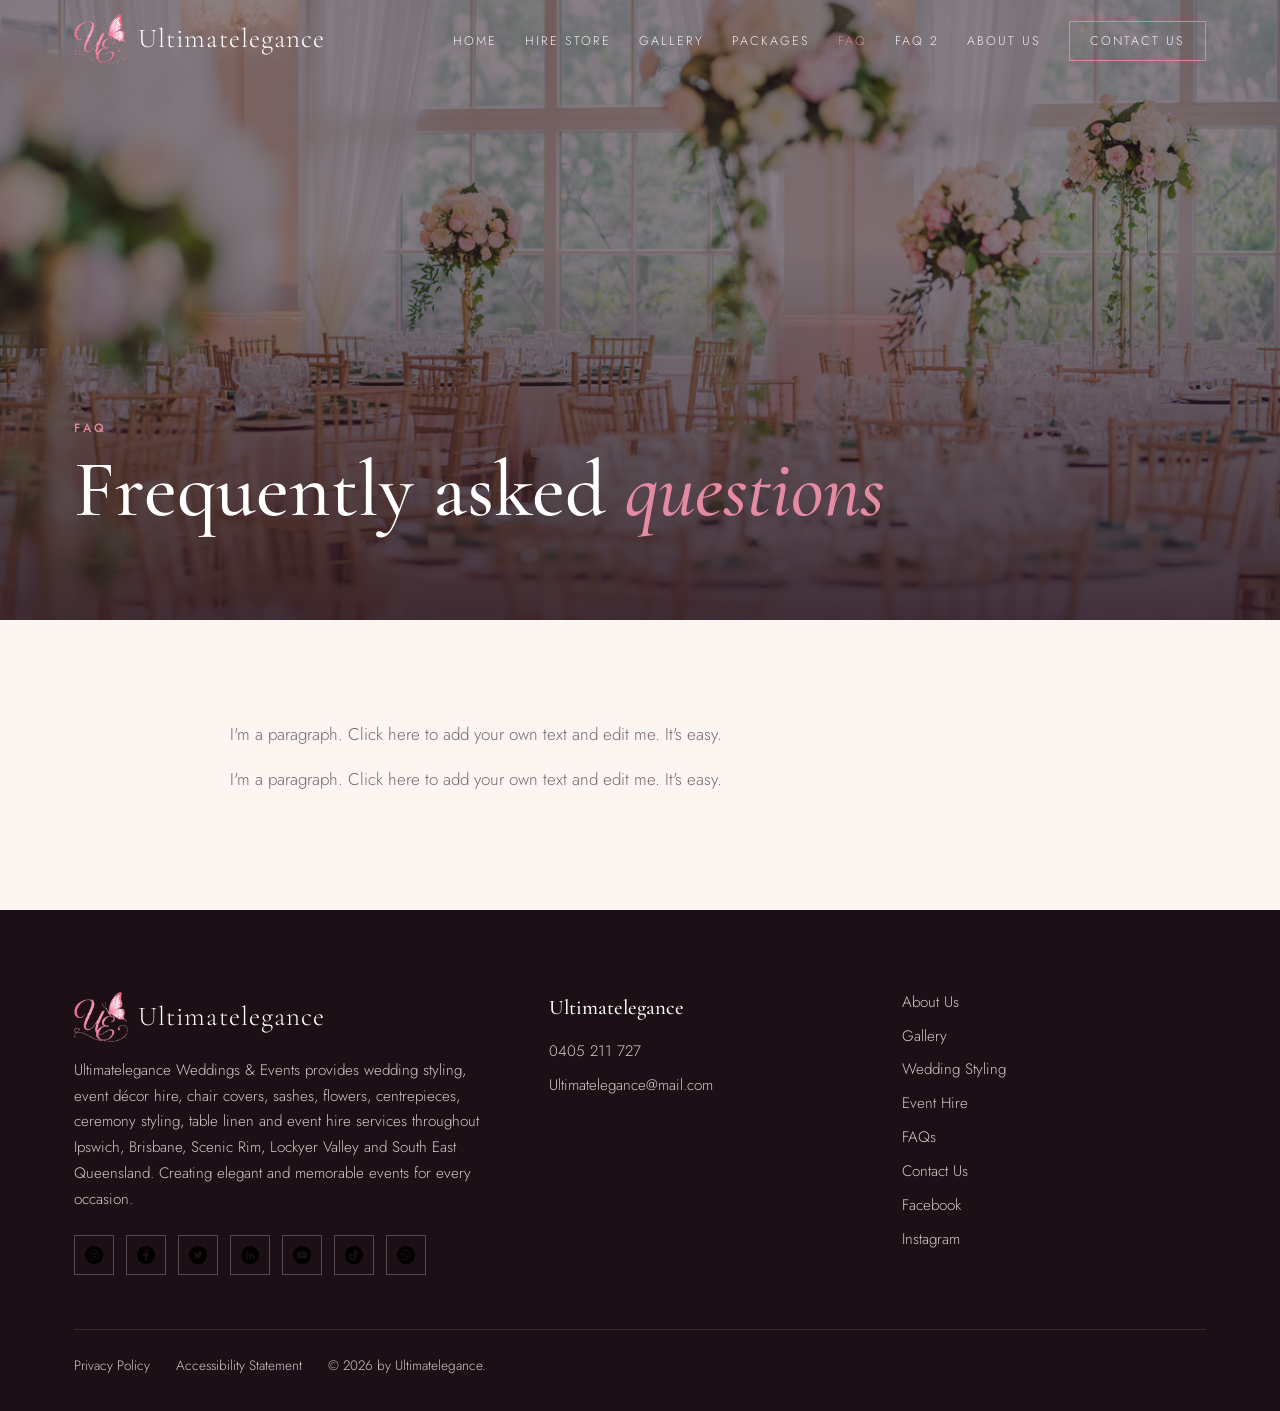
<file: faq.html>
<!doctype html>
<html lang="en">
<head>
<meta charset="utf-8">
<meta name="viewport" content="width=device-width,initial-scale=1">
<title>FAQ | Ultimatelegance Weddings &amp; Events</title>
<link rel="icon" href="assets/logo.png">
<link rel="preconnect" href="https://fonts.googleapis.com">
<link rel="preconnect" href="https://fonts.gstatic.com" crossorigin>
<link href="https://fonts.googleapis.com/css2?family=Cormorant+Garamond:ital,wght@0,400;0,500;0,600;1,400;1,500&family=Jost:wght@300;400;500&display=swap" rel="stylesheet">
<link rel="stylesheet" href="assets/style.css">
</head>
<body>
<header id="hdr">
  <div class="wrap nav">
    <a class="brand" href="index.html"><img src="assets/logo.png" alt="">Ultimatelegance</a>
    <button class="burger" id="burger" aria-label="Menu">☰</button>
    <nav id="nav"><ul><li><a href="index.html">Home</a></li><li><a href="hire-store.html">Hire Store</a></li><li><a href="gallery.html">Gallery</a></li><li><a href="packages.html">Packages</a></li><li><a href="faq.html" style="color:var(--rose)">FAQ</a></li><li><a href="faq-2.html">FAQ 2</a></li><li><a href="index.html#top">About Us</a></li><li><a class="nav-cta" href="index.html#contact">Contact us</a></li></ul></nav>
  </div>
</header>
<main id="top">
<section class="phero" style="background-image:url(assets/faq-hero.jpg)"><div class="wrap">
  <p class="eyebrow">FAQ</p><h1>Frequently asked <em>questions</em></h1>
</div></section>
<section class="sec"><div class="wrap"><div class="faqlist">
<div class="prose"><p>I'm a paragraph. Click here to add your own text and edit me. It's easy.</p><p>I'm a paragraph. Click here to add your own text and edit me. It's easy.</p></div>
</div></div></section>
</main>
<footer>
  <div class="wrap">
    <div class="fgrid">
      <div>
        <a class="brand" href="index.html"><img src="assets/logo.png" alt="">Ultimatelegance</a>
        <p>Ultimatelegance Weddings &amp; Events provides wedding styling, event décor hire, chair covers, sashes, flowers, centrepieces, ceremony styling, table linen and event hire services throughout Ipswich, Brisbane, Scenic Rim, Lockyer Valley and South East Queensland. Creating elegant and memorable events for every occasion.</p>
        <div class="social socials7"><a href="https://www.instagram.com/ultimatelegance/" aria-label="Instagram"><img src="assets/icons/instagram.png" alt=""></a><a href="https://www.facebook.com/ultimatelegance" aria-label="Facebook"><img src="assets/icons/facebook.png" alt=""></a><a href="https://x.com/Ultimateleganc2" aria-label="X"><img src="assets/icons/x.png" alt=""></a><a href="https://www.linkedin.com/in/kat-giess-2b3173345/" aria-label="LinkedIn"><img src="assets/icons/linkedin.png" alt=""></a><a href="https://www.youtube.com/channel/UCqb_oYtF1HaLaay1cNB3Zkw" aria-label="YouTube"><img src="assets/icons/youtube.png" alt=""></a><a href="https://www.tiktok.com/@ultimateleganceweddings" aria-label="TikTok"><img src="assets/icons/tiktok.png" alt=""></a><a href="https://wa.me/61405211727" aria-label="WhatsApp"><img src="assets/icons/whatsapp.png" alt=""></a></div>
      </div>
      <div>
        <h4>Ultimatelegance</h4>
        <ul>
          <li><a href="tel:0405211727">0405 211 727</a></li>
          <li><a href="mailto:ultimatelegance@mail.com?subject=A%20super%20new%20customer">Ultimatelegance@mail.com</a></li>
        </ul>
      </div>
      <div>
        <ul>
          <li><a href="index.html#top">About Us</a></li>
          <li><a href="gallery.html">Gallery</a></li>
          <li><a href="packages.html">Wedding Styling</a></li>
          <li><a href="hire-store.html">Event Hire</a></li>
          <li><a href="faq.html">FAQs</a></li>
          <li><a href="mailto:ultimatelegance@mail.com?subject=Contact%20me%20Ultimate">Contact Us</a></li>
          <li><a href="http://www.facebook.com/ultimatelegance">Facebook</a></li>
          <li><a href="https://www.instagram.com/ultimatelegance/">Instagram</a></li>
        </ul>
      </div>
    </div>
    <div class="legal">
      <a href="privacy-policy.html">Privacy Policy</a>
      <a href="accessibility-statement.html">Accessibility Statement</a>
      <span>© 2026 by Ultimatelegance.</span>
    </div>
  </div>
</footer>
<script src="assets/main.js"></script>

</body>
</html>
</file>
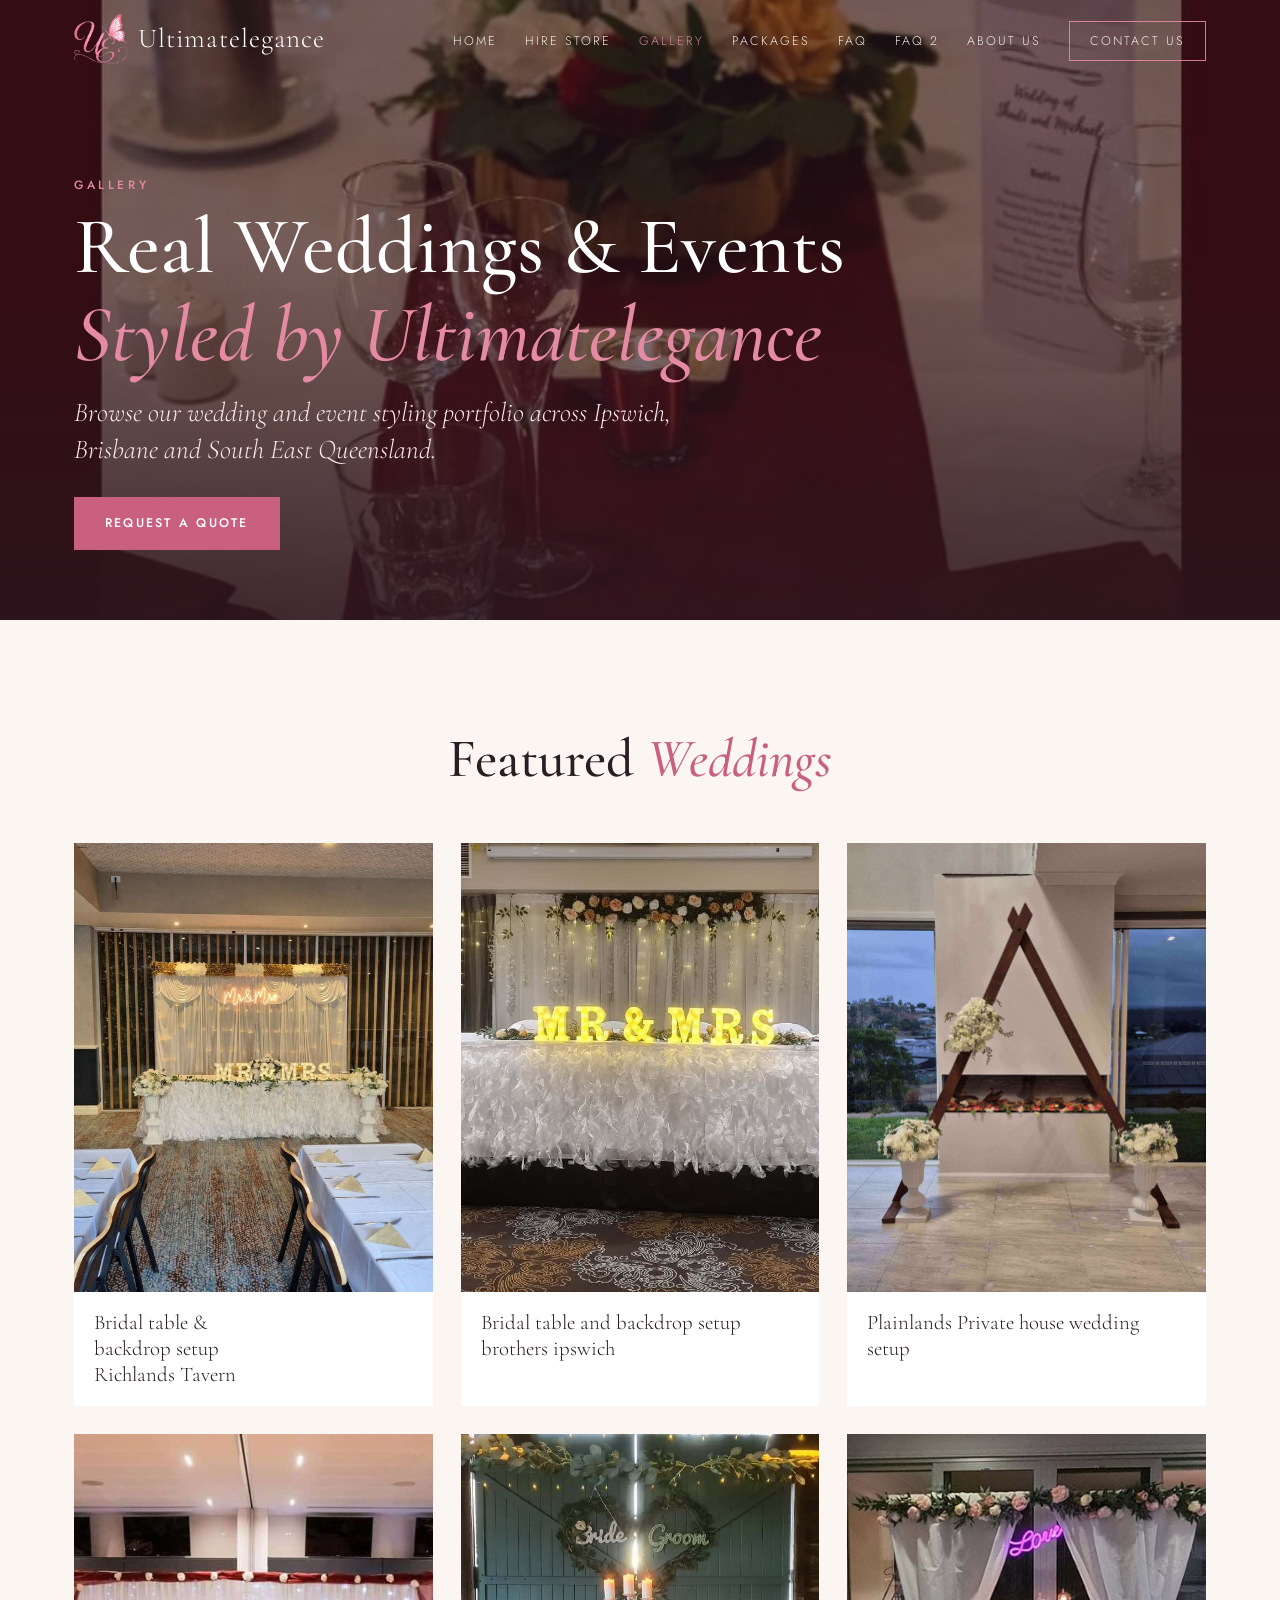
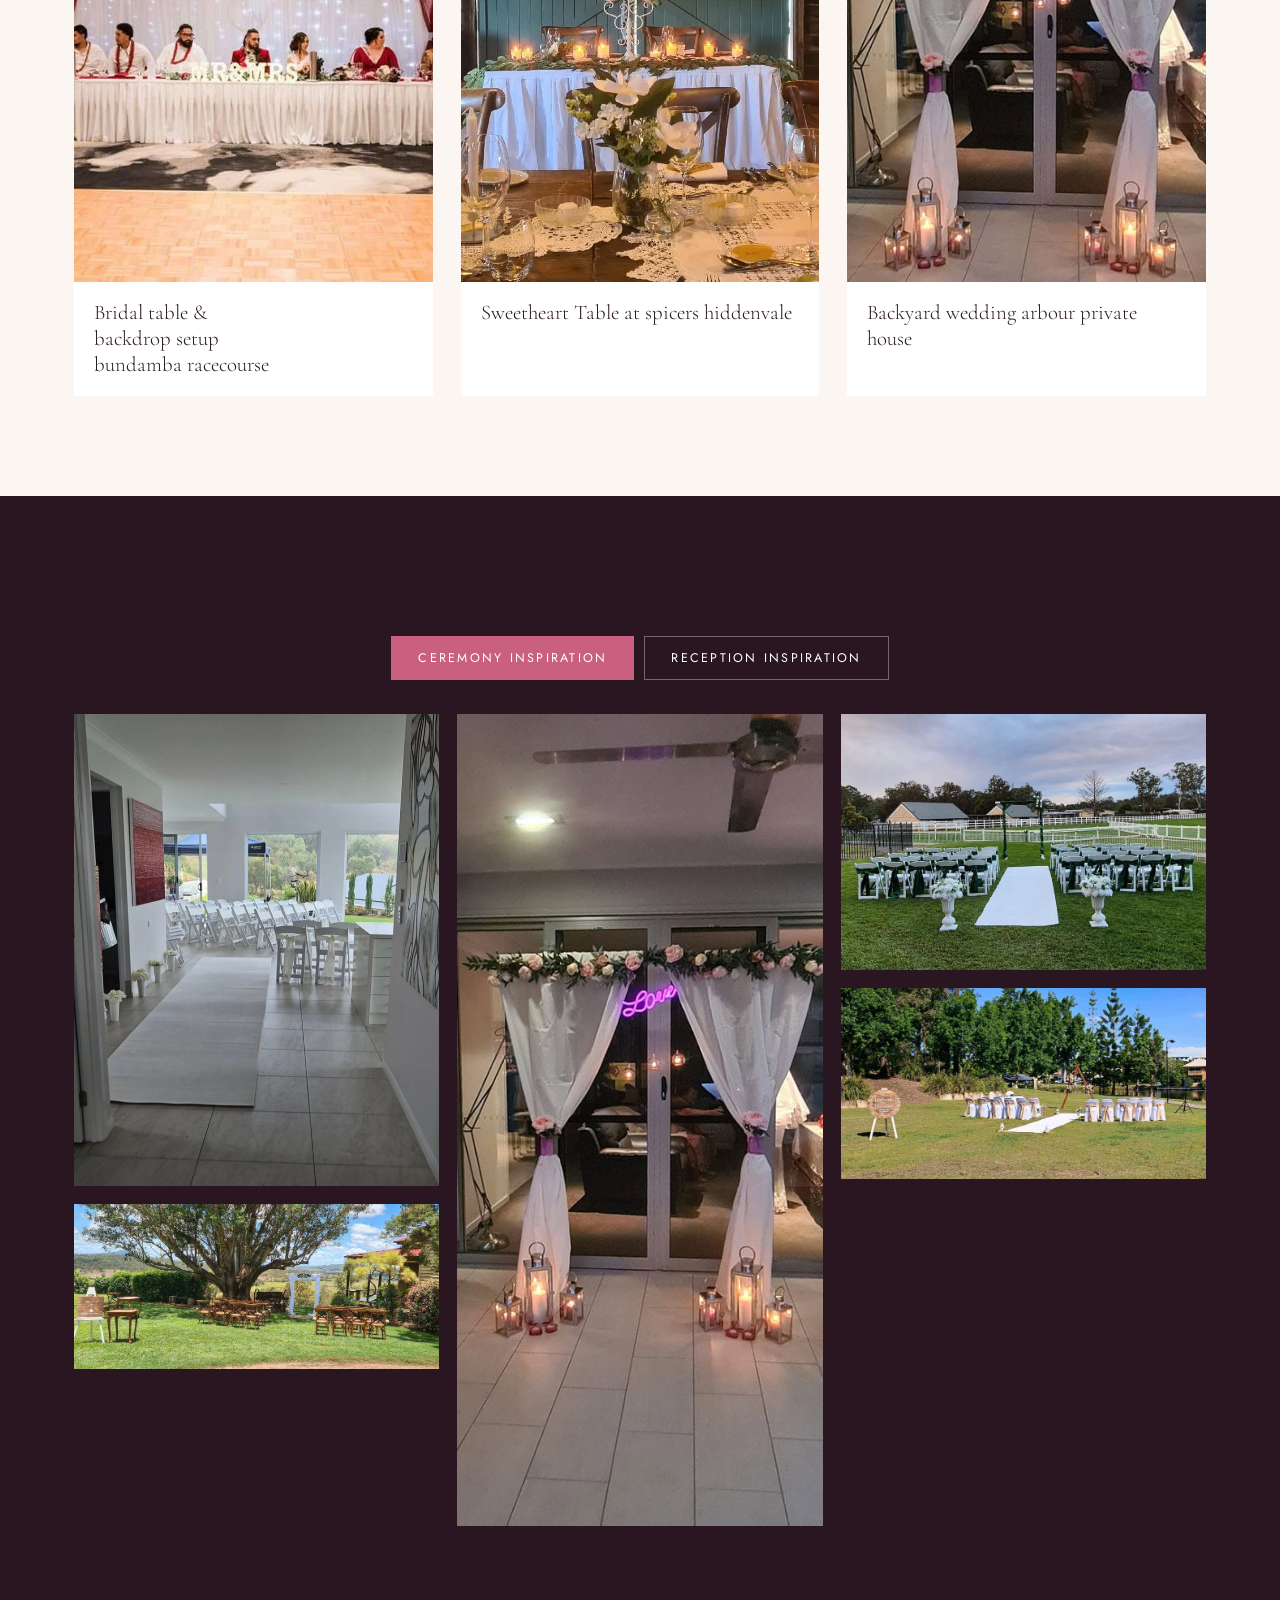
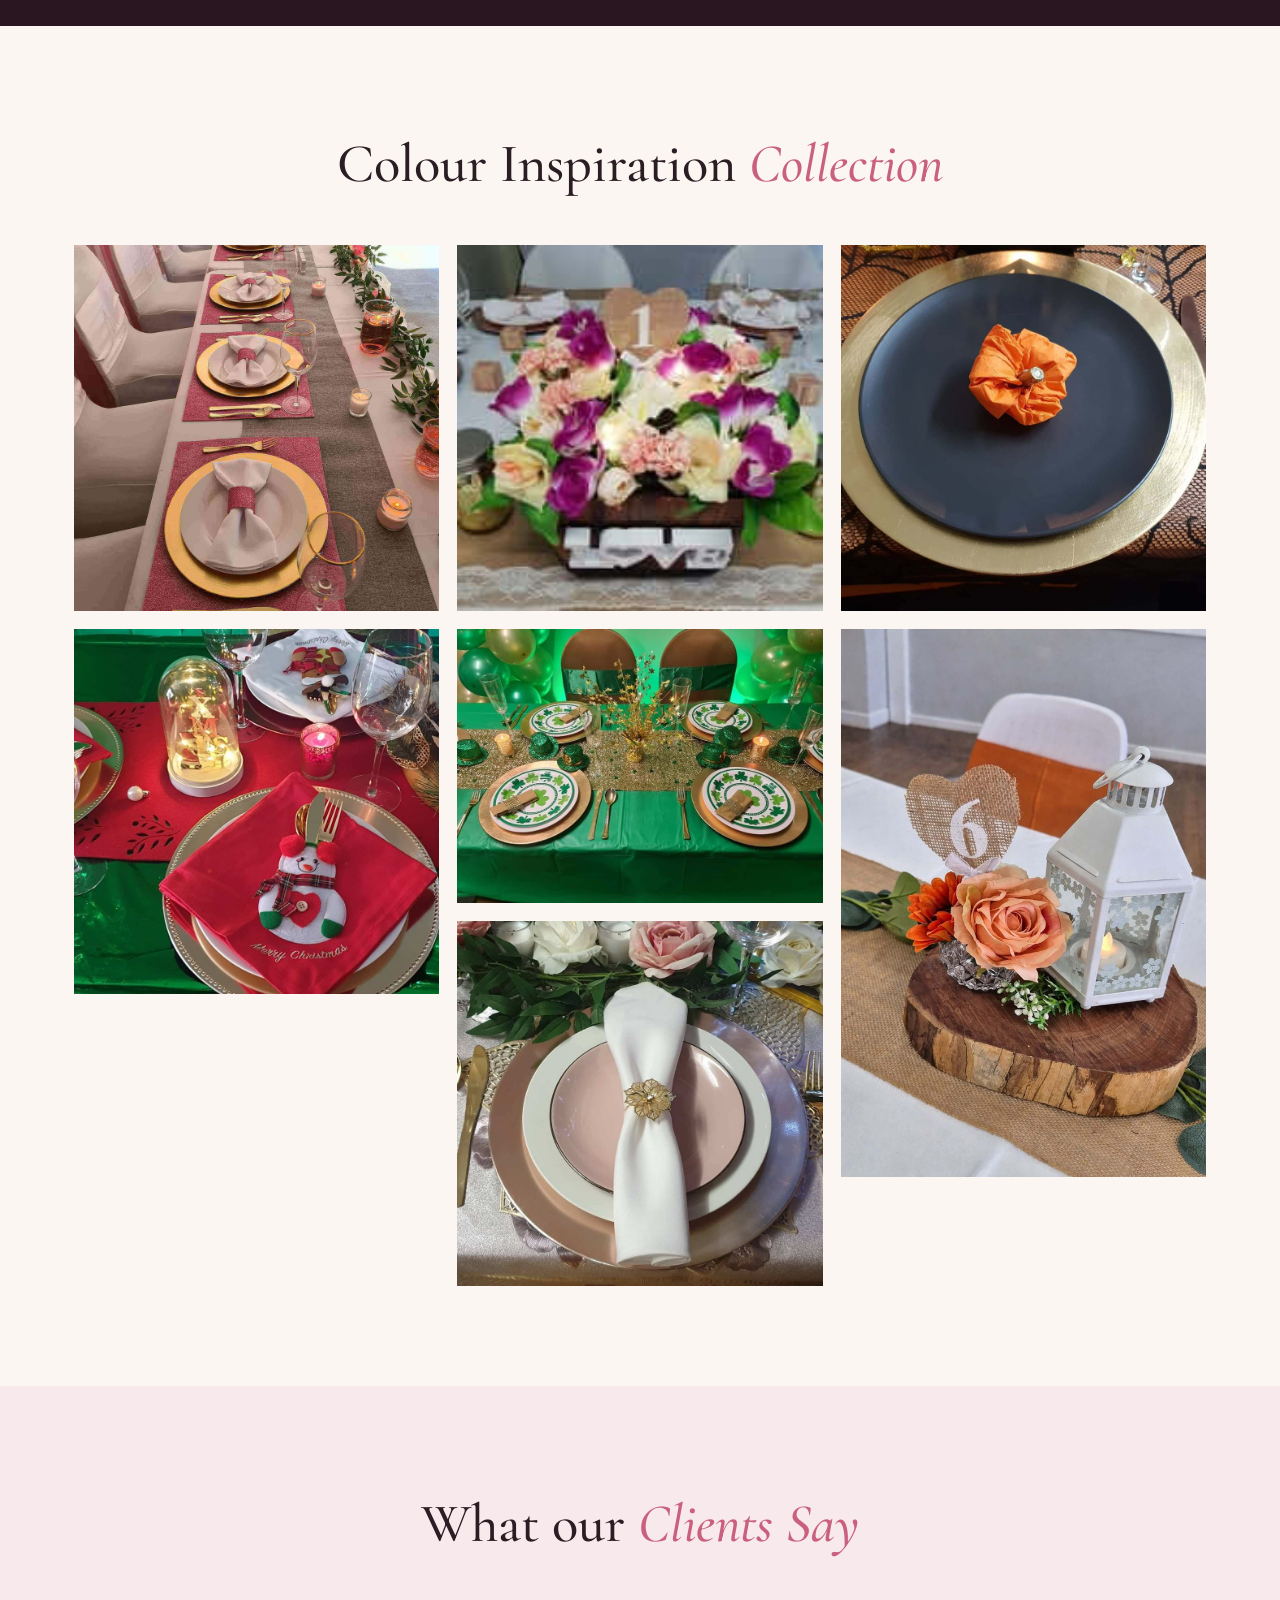
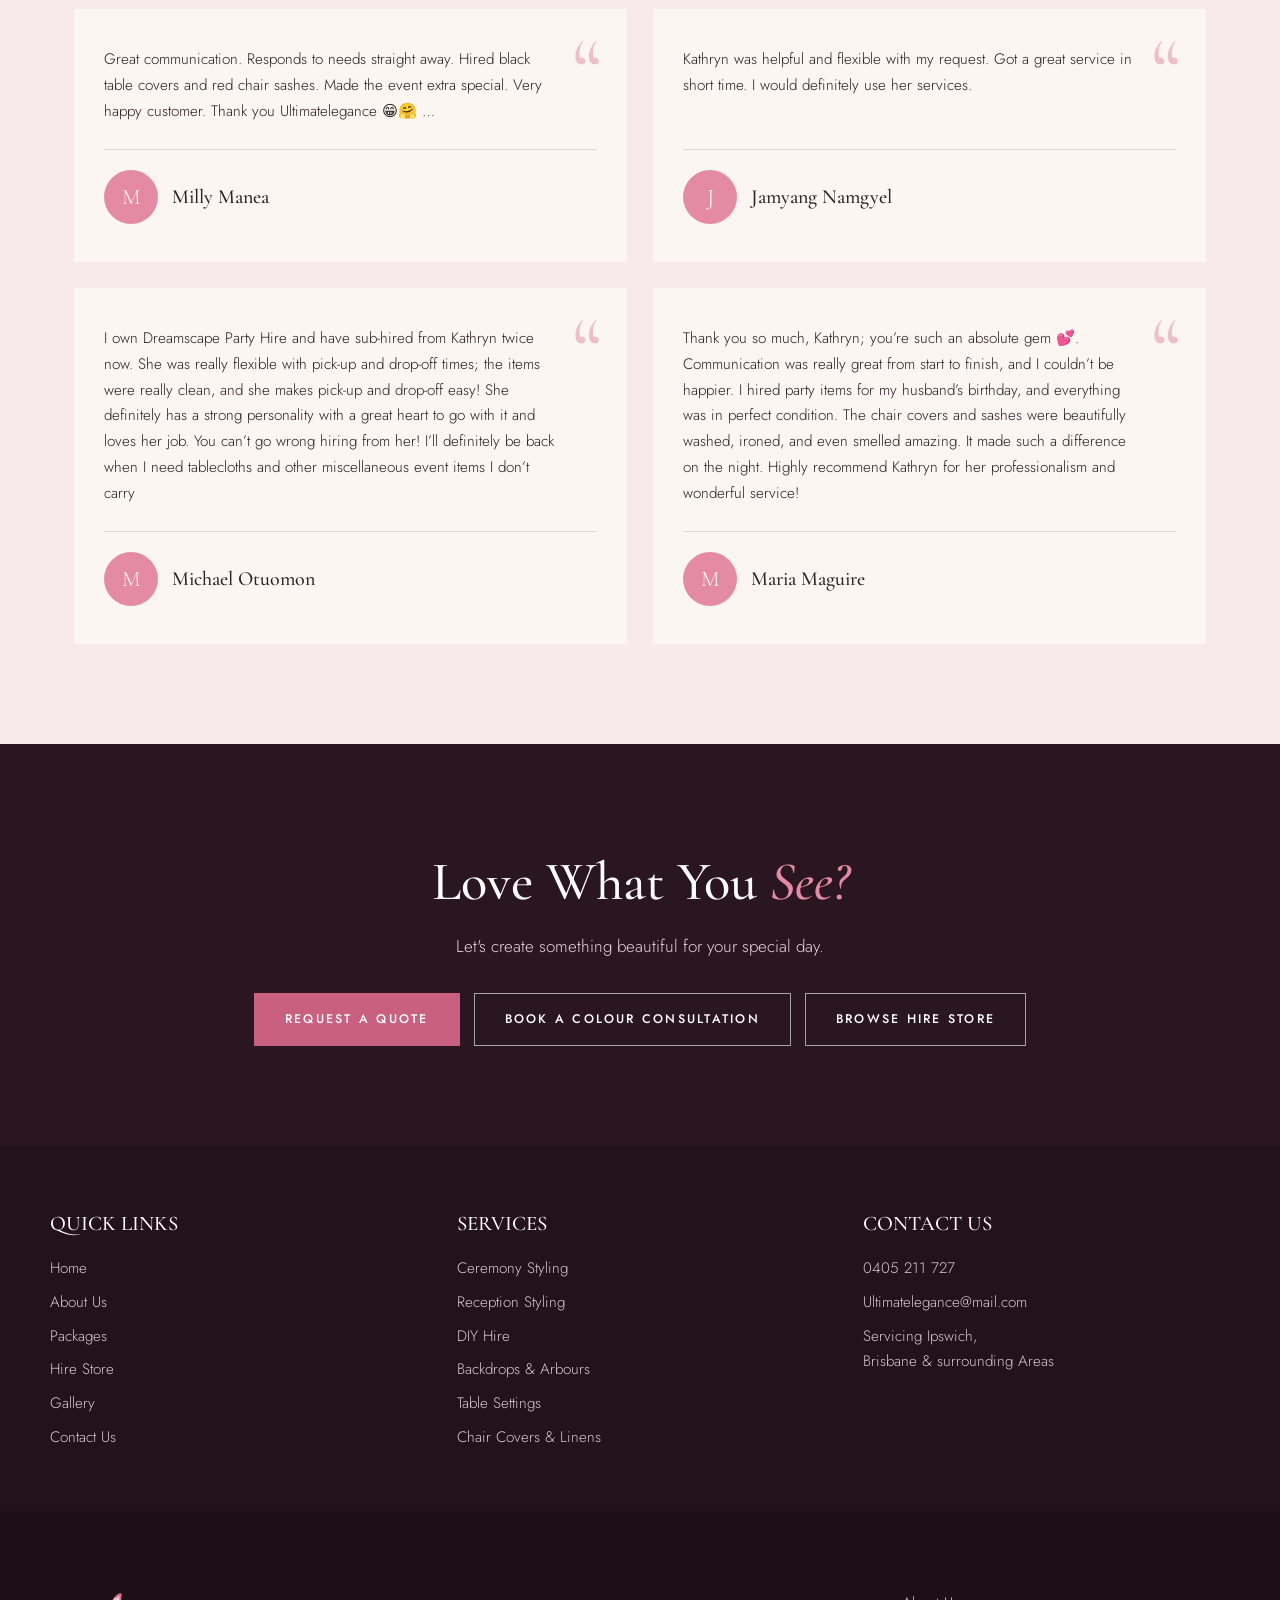
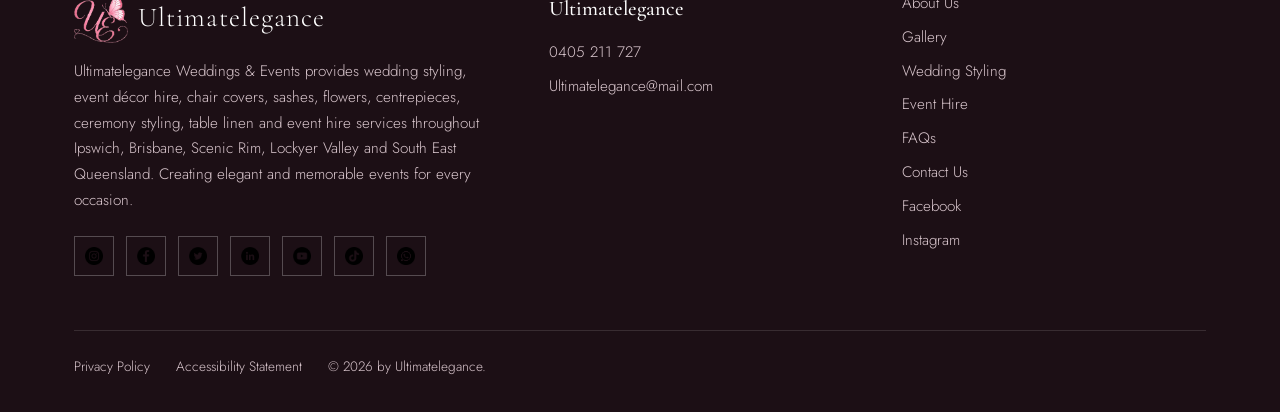
<file: gallery.html>
<!doctype html>
<html lang="en">
<head>
<meta charset="utf-8">
<meta name="viewport" content="width=device-width,initial-scale=1">
<title>Gallery | Ultimatelegance Weddings &amp; Events</title>
<link rel="icon" href="assets/logo.png">
<link rel="preconnect" href="https://fonts.googleapis.com">
<link rel="preconnect" href="https://fonts.gstatic.com" crossorigin>
<link href="https://fonts.googleapis.com/css2?family=Cormorant+Garamond:ital,wght@0,400;0,500;0,600;1,400;1,500&family=Jost:wght@300;400;500&display=swap" rel="stylesheet">
<link rel="stylesheet" href="assets/style.css">
</head>
<body>
<header id="hdr">
  <div class="wrap nav">
    <a class="brand" href="index.html"><img src="assets/logo.png" alt="">Ultimatelegance</a>
    <button class="burger" id="burger" aria-label="Menu">☰</button>
    <nav id="nav"><ul><li><a href="index.html">Home</a></li><li><a href="hire-store.html">Hire Store</a></li><li><a href="gallery.html" style="color:var(--rose)">Gallery</a></li><li><a href="packages.html">Packages</a></li><li><a href="faq.html">FAQ</a></li><li><a href="faq-2.html">FAQ 2</a></li><li><a href="index.html#top">About Us</a></li><li><a class="nav-cta" href="index.html#contact">Contact us</a></li></ul></nav>
  </div>
</header>
<main id="top">
<section class="phero" style="background-image:url(assets/gal/hero.jpg)"><div class="wrap">
  <p class="eyebrow">Gallery</p><h1>Real Weddings &amp; Events <em>Styled by Ultimatelegance</em></h1><p class="sub">Browse our wedding and event styling portfolio across Ipswich, Brisbane and South East Queensland.</p><a class="btn fill" href="mailto:ultimatelegance@mail.com?subject=get%20my%20ceremony%20quick%20quote">REQUEST A QUOTE</a>
</div></section>
<section class="sec"><div class="wrap"><div class="center reveal"><h2>Featured <em>Weddings</em></h2></div><div class="fgrid2"><figure class="fw reveal"><div class="im"><img src="assets/gal/f1.jpg" data-zoom="assets/gal/f1.jpg" alt="" loading="lazy"></div><p>Bridal table &amp;<br>backdrop setup<br>Richlands Tavern</p></figure><figure class="fw reveal"><div class="im"><img src="assets/gal/f2.jpg" data-zoom="assets/gal/f2.jpg" alt="" loading="lazy"></div><p>Bridal table and backdrop setup brothers ipswich</p></figure><figure class="fw reveal"><div class="im"><img src="assets/gal/f3.jpg" data-zoom="assets/gal/f3.jpg" alt="" loading="lazy"></div><p>Plainlands Private house wedding setup</p></figure><figure class="fw reveal"><div class="im"><img src="assets/gal/f4.jpg" data-zoom="assets/gal/f4.jpg" alt="" loading="lazy"></div><p>Bridal table &amp;<br>backdrop setup<br>bundamba racecourse</p></figure><figure class="fw reveal"><div class="im"><img src="assets/gal/f5.jpg" data-zoom="assets/gal/f5.jpg" alt="" loading="lazy"></div><p>Sweetheart Table at spicers hiddenvale</p></figure><figure class="fw reveal"><div class="im"><img src="assets/gal/f6.jpg" data-zoom="assets/gal/f6.jpg" alt="" loading="lazy"></div><p>Backyard wedding arbour private house</p></figure></div></div></section>
<section class="sec dark"><div class="wrap" data-tabs>
  <div class="tabs"><button class="on">Ceremony Inspiration</button><button>Reception Inspiration</button></div>
  <div class="panel"><div class="masonry"><img src="assets/gal/i1.jpg" data-zoom="assets/gal/i1.jpg" alt="" loading="lazy"><img src="assets/gal/i2.jpg" data-zoom="assets/gal/i2.jpg" alt="" loading="lazy"><img src="assets/gal/i3.jpg" data-zoom="assets/gal/i3.jpg" alt="" loading="lazy"><img src="assets/gal/i4.jpg" data-zoom="assets/gal/i4.jpg" alt="" loading="lazy"><img src="assets/gal/i5.jpg" data-zoom="assets/gal/i5.jpg" alt="" loading="lazy"></div></div>
  <div class="panel" hidden><div class="masonry"><img src="assets/gal/i6.jpg" data-zoom="assets/gal/i6.jpg" alt="" loading="lazy"><img src="assets/gal/i7.jpg" data-zoom="assets/gal/i7.jpg" alt="" loading="lazy"><img src="assets/gal/i8.jpg" data-zoom="assets/gal/i8.jpg" alt="" loading="lazy"><img src="assets/gal/i9.jpg" data-zoom="assets/gal/i9.jpg" alt="" loading="lazy"><img src="assets/gal/i10.jpg" data-zoom="assets/gal/i10.jpg" alt="" loading="lazy"></div></div>
</div></section>
<section class="sec"><div class="wrap"><div class="center reveal"><h2>Colour Inspiration <em>Collection</em></h2></div><div class="masonry" style="margin-top:50px"><img src="assets/gal/c1.jpg" data-zoom="assets/gal/c1.jpg" alt="" loading="lazy"><img src="assets/gal/c2.jpg" data-zoom="assets/gal/c2.jpg" alt="" loading="lazy"><img src="assets/gal/c3.jpg" data-zoom="assets/gal/c3.jpg" alt="" loading="lazy"><img src="assets/gal/c4.jpg" data-zoom="assets/gal/c4.jpg" alt="" loading="lazy"><img src="assets/gal/c5.jpg" data-zoom="assets/gal/c5.jpg" alt="" loading="lazy"><img src="assets/gal/c6.jpg" data-zoom="assets/gal/c6.jpg" alt="" loading="lazy"><img src="assets/gal/c7.jpg" data-zoom="assets/gal/c7.jpg" alt="" loading="lazy"></div></div></section>
<section class="sec alt"><div class="wrap"><div class="center reveal"><h2>What our <em>Clients Say</em></h2></div><div class="gtest"><article class="t reveal"><p class="long">Great communication. Responds to needs straight away. Hired black table covers and red chair sashes. Made the event extra special. Very happy customer. Thank you Ultimatelegance 😁🤗 …</p><div class="who"><span class="av">M</span><a href="https://maps.app.goo.gl/YgugTb6owbG9CvcQ9">Milly Manea</a></div></article><article class="t reveal"><p class="long">Kathryn was helpful and flexible with my request. Got a great service in short time. I would definitely use her services.</p><div class="who"><span class="av">J</span><a href="https://maps.app.goo.gl/gEati1YVfLU6zJkCA">Jamyang Namgyel</a></div></article><article class="t reveal"><p class="long">I own Dreamscape Party Hire and have sub-hired from Kathryn twice now. She was really flexible with pick-up and drop-off times; the items were really clean, and she makes pick-up and drop-off easy! She definitely has a strong personality with a great heart to go with it and loves her job. You can’t go wrong hiring from her! I’ll definitely be back when I need tablecloths and other miscellaneous event items I don’t carry</p><div class="who"><span class="av">M</span><a href="https://maps.app.goo.gl/HEJURQzKCnij5mzJ8">Michael Otuomon</a></div></article><article class="t reveal"><p class="long">Thank you so much, Kathryn; you’re such an absolute gem 💕. Communication was really great from start to finish, and I couldn’t be happier. I hired party items for my husband’s birthday, and everything was in perfect condition. The chair covers and sashes were beautifully washed, ironed, and even smelled amazing. It made such a difference on the night. Highly recommend Kathryn for her professionalism and wonderful service!</p><div class="who"><span class="av">M</span><a href="https://maps.app.goo.gl/ZFJG3YL6u1ex8rjh8">Maria Maguire</a></div></article></div></div></section>
<section class="sec dark cta-band"><div class="wrap reveal"><h2>Love What You <em>See?</em></h2><p class="lead2">Let's create something beautiful for your special day.</p>
<div class="row2"><a class="btn fill" href="mailto:ultimatelegance@mail.com?subject=get%20my%20ceremony%20quick%20quote">REQUEST A QUOTE</a><a class="btn light" href="mailto:ultimatelegance@mail.com?subject=Book%20My%20Free%20Colour%20Consult%20">BOOK A COLOUR CONSULTATION</a><a class="btn light" href="hire-store.html">BROWSE HIRE STORE</a></div></div></section>
<div class="qwrap"><div class="wrap qlinks">
<div><h4>QUICK LINKS</h4><ul><li><a href="index.html">Home</a></li><li><a href="index.html#top">About Us</a></li><li><a href="packages.html">Packages</a></li><li><a href="hire-store.html">Hire Store</a></li><li><a href="gallery.html">Gallery</a></li><li><a href="mailto:ultimatelegance@mail.com?subject=Contact%20me%20Ultimate">Contact Us</a></li></ul></div>
<div><h4>SERVICES</h4><ul><li>Ceremony Styling</li><li>Reception Styling</li><li>DIY Hire</li><li>Backdrops &amp; Arbours</li><li>Table Settings</li><li><a href="hire-store.html">Chair Covers &amp; Linens</a></li></ul></div>
<div><h4>CONTACT US</h4><ul><li><a href="tel:+61405211727">0405 211 727</a></li><li><a href="mailto:ultimatelegance@mail.com?subject=website%20super%20important%20client">Ultimatelegance@mail.com</a></li><li>Servicing Ipswich,<br>Brisbane &amp; surrounding Areas</li></ul></div>
</div></div>
</main>
<div class="lb" id="lb"><button aria-label="Close">×</button><img alt=""></div><footer>
  <div class="wrap">
    <div class="fgrid">
      <div>
        <a class="brand" href="index.html"><img src="assets/logo.png" alt="">Ultimatelegance</a>
        <p>Ultimatelegance Weddings &amp; Events provides wedding styling, event décor hire, chair covers, sashes, flowers, centrepieces, ceremony styling, table linen and event hire services throughout Ipswich, Brisbane, Scenic Rim, Lockyer Valley and South East Queensland. Creating elegant and memorable events for every occasion.</p>
        <div class="social socials7"><a href="https://www.instagram.com/ultimatelegance/" aria-label="Instagram"><img src="assets/icons/instagram.png" alt=""></a><a href="https://www.facebook.com/ultimatelegance" aria-label="Facebook"><img src="assets/icons/facebook.png" alt=""></a><a href="https://x.com/Ultimateleganc2" aria-label="X"><img src="assets/icons/x.png" alt=""></a><a href="https://www.linkedin.com/in/kat-giess-2b3173345/" aria-label="LinkedIn"><img src="assets/icons/linkedin.png" alt=""></a><a href="https://www.youtube.com/channel/UCqb_oYtF1HaLaay1cNB3Zkw" aria-label="YouTube"><img src="assets/icons/youtube.png" alt=""></a><a href="https://www.tiktok.com/@ultimateleganceweddings" aria-label="TikTok"><img src="assets/icons/tiktok.png" alt=""></a><a href="https://wa.me/61405211727" aria-label="WhatsApp"><img src="assets/icons/whatsapp.png" alt=""></a></div>
      </div>
      <div>
        <h4>Ultimatelegance</h4>
        <ul>
          <li><a href="tel:0405211727">0405 211 727</a></li>
          <li><a href="mailto:ultimatelegance@mail.com?subject=A%20super%20new%20customer">Ultimatelegance@mail.com</a></li>
        </ul>
      </div>
      <div>
        <ul>
          <li><a href="index.html#top">About Us</a></li>
          <li><a href="gallery.html">Gallery</a></li>
          <li><a href="packages.html">Wedding Styling</a></li>
          <li><a href="hire-store.html">Event Hire</a></li>
          <li><a href="faq.html">FAQs</a></li>
          <li><a href="mailto:ultimatelegance@mail.com?subject=Contact%20me%20Ultimate">Contact Us</a></li>
          <li><a href="http://www.facebook.com/ultimatelegance">Facebook</a></li>
          <li><a href="https://www.instagram.com/ultimatelegance/">Instagram</a></li>
        </ul>
      </div>
    </div>
    <div class="legal">
      <a href="privacy-policy.html">Privacy Policy</a>
      <a href="accessibility-statement.html">Accessibility Statement</a>
      <span>© 2026 by Ultimatelegance.</span>
    </div>
  </div>
</footer>
<script src="assets/main.js"></script>

</body>
</html>
</file>
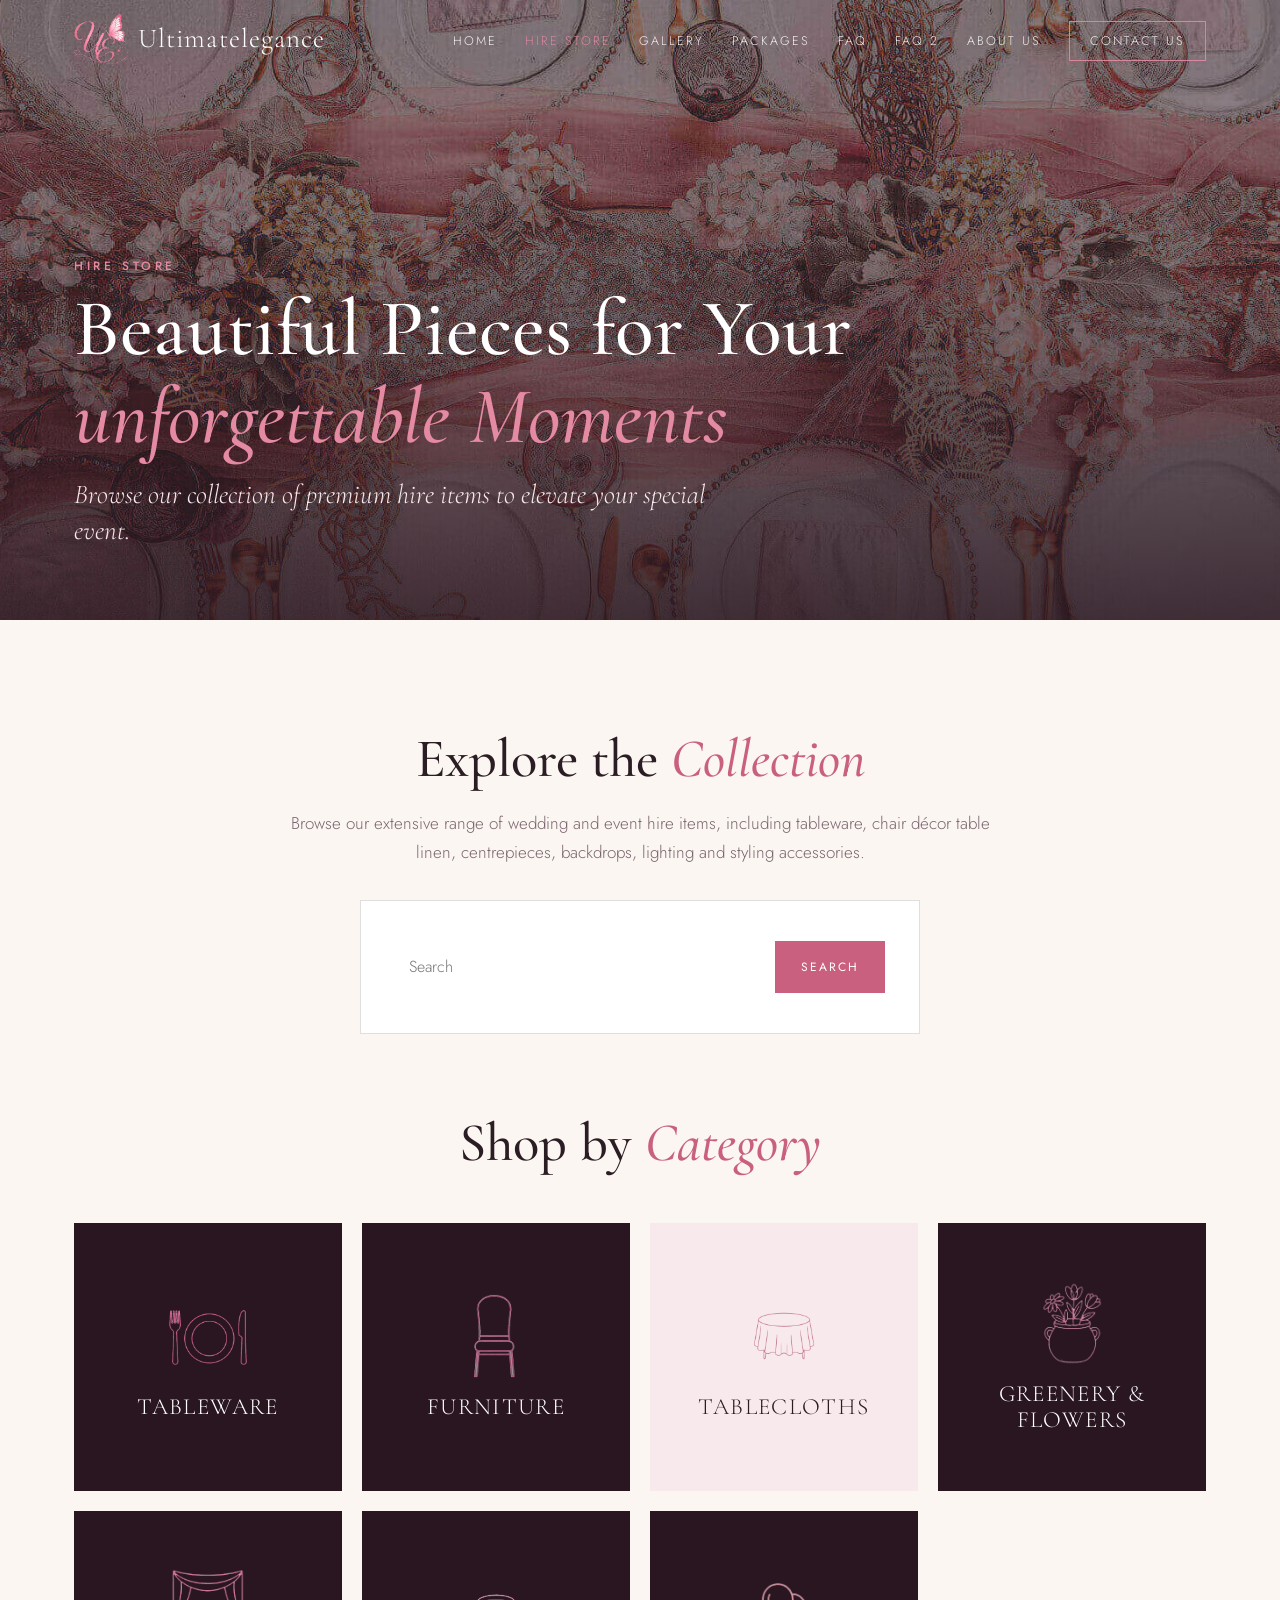
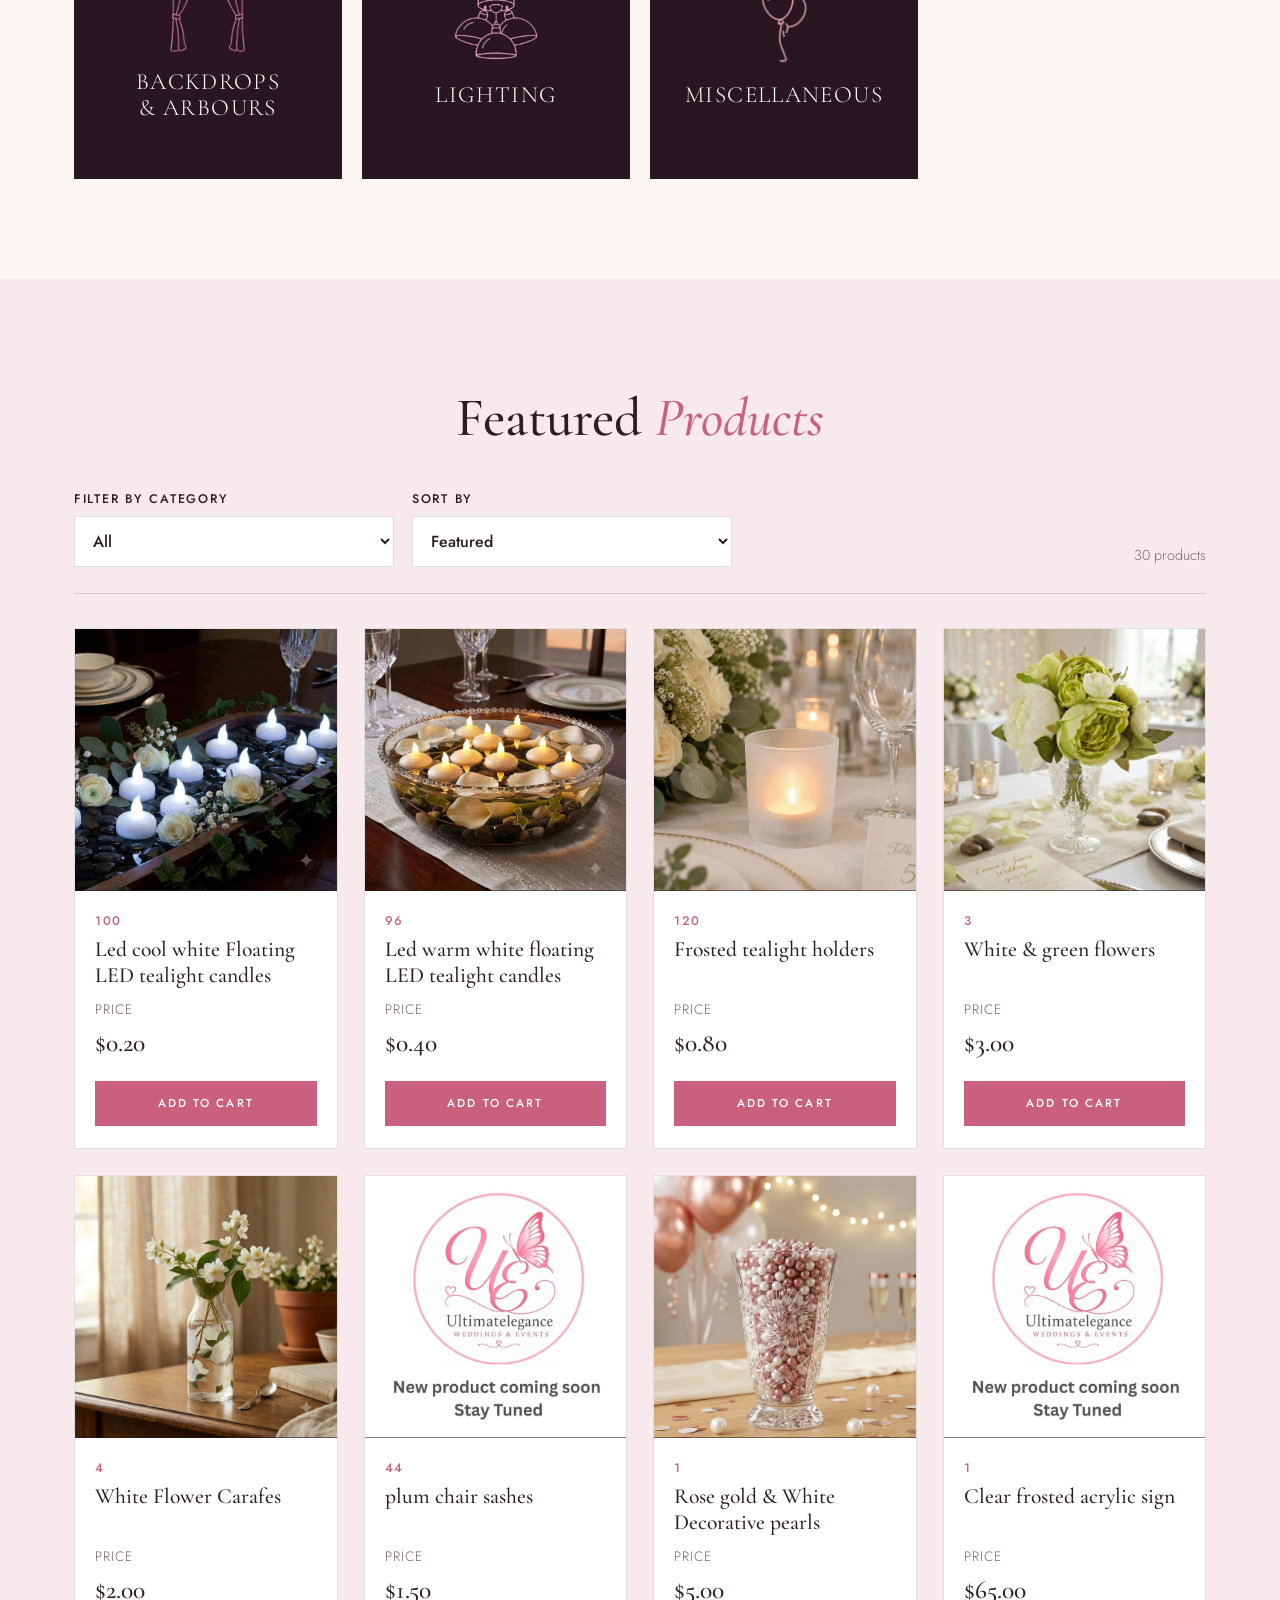
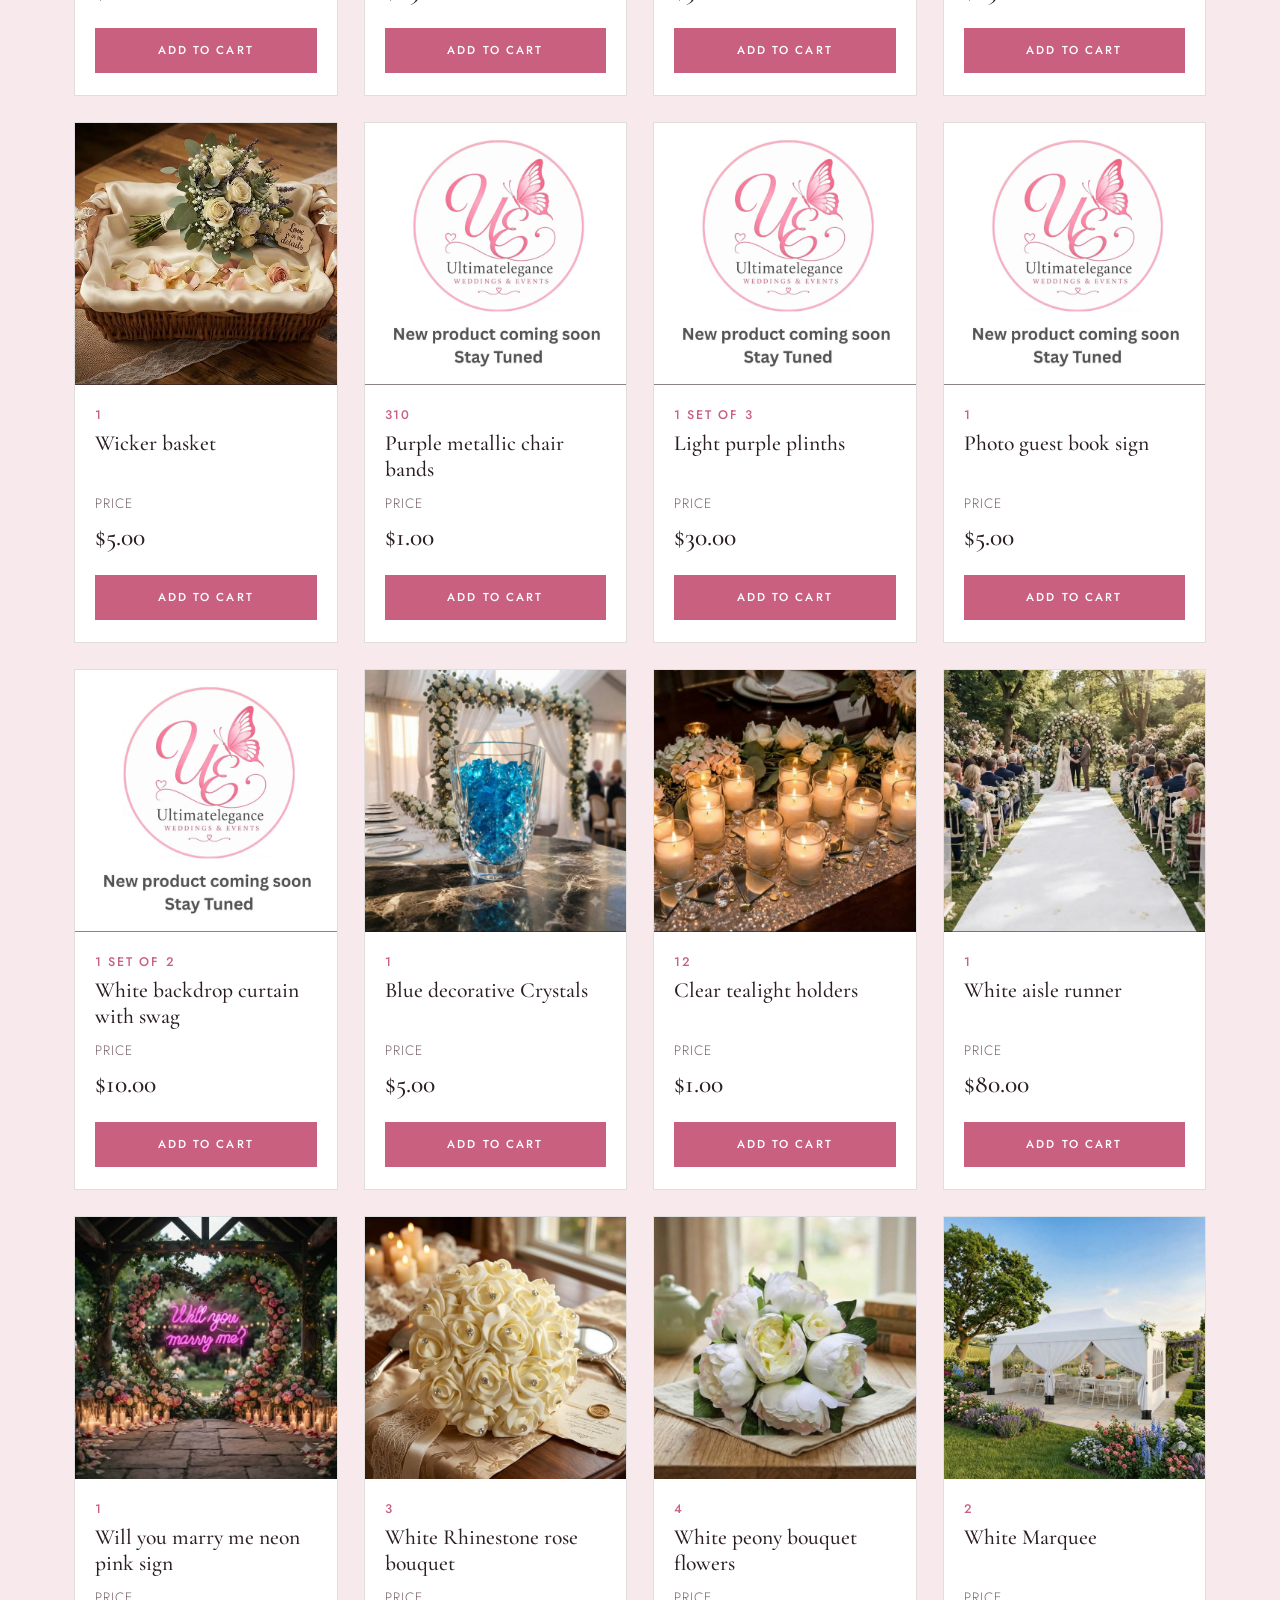
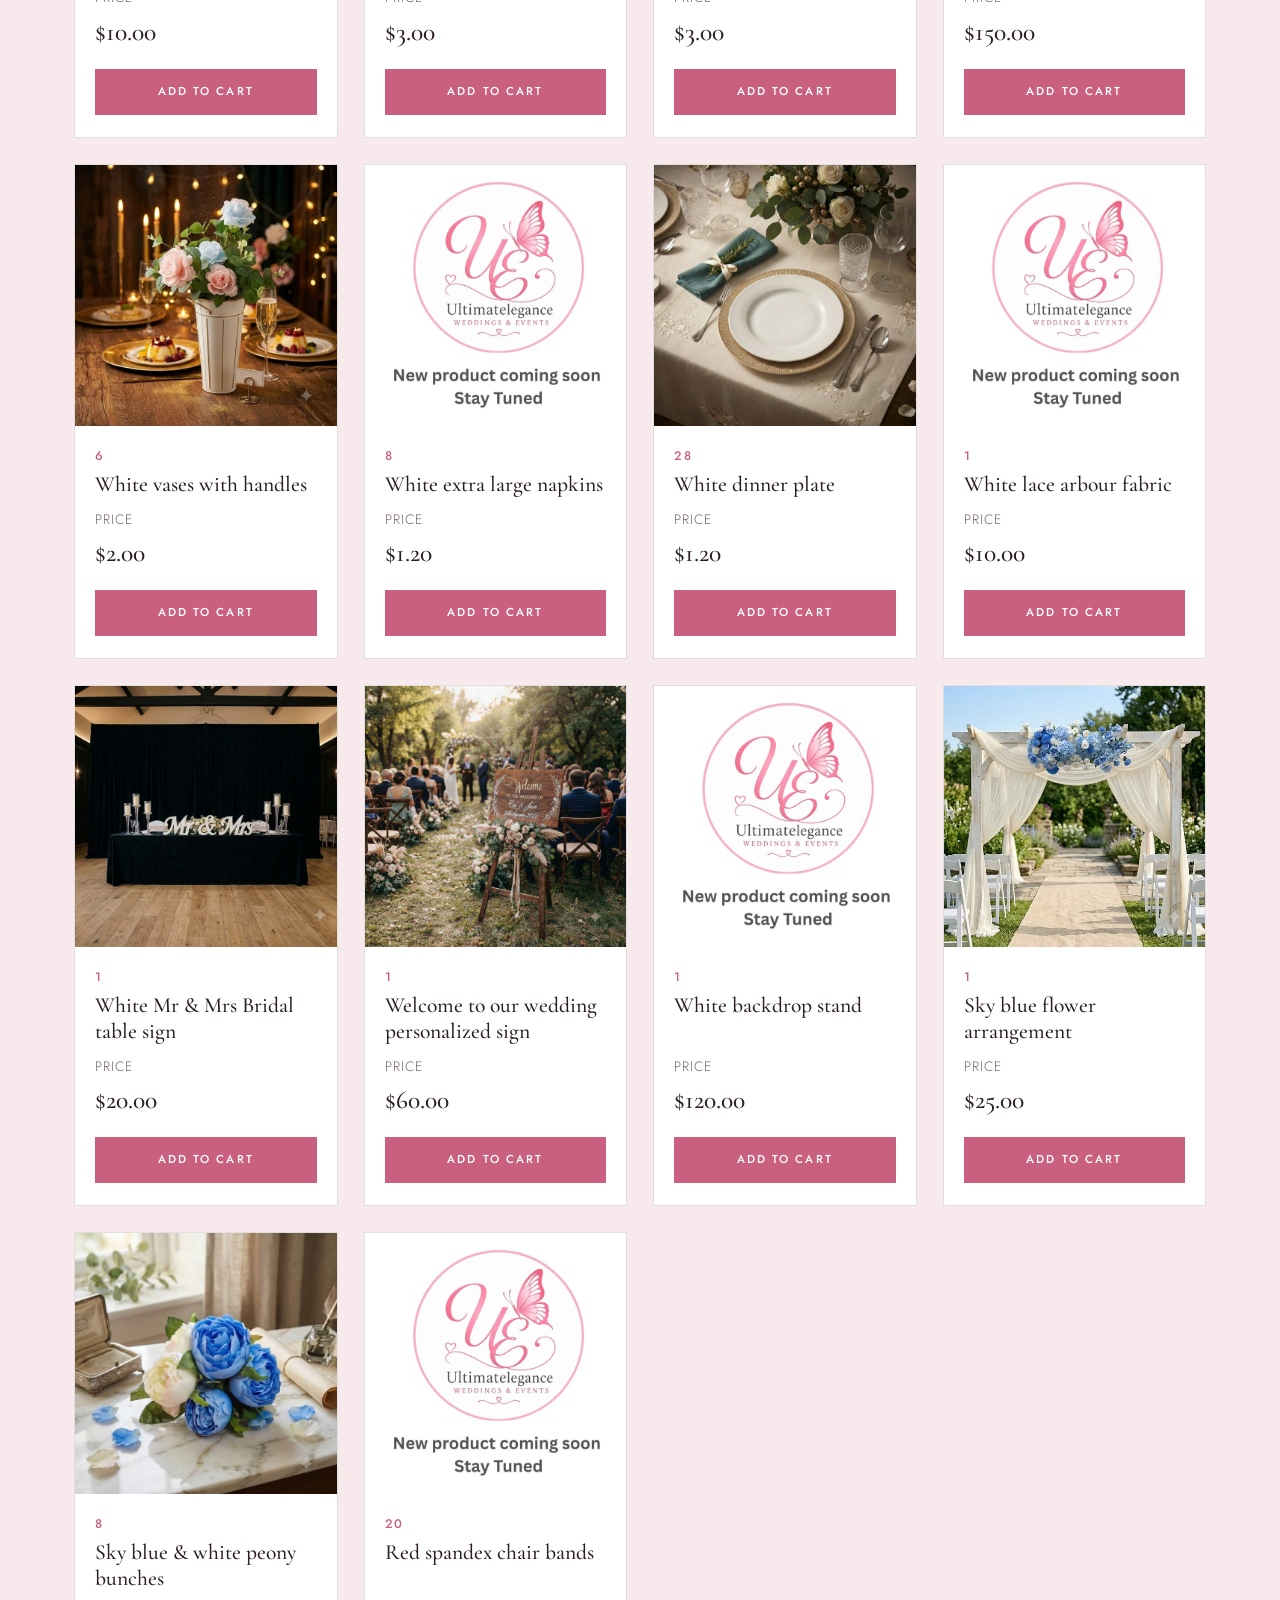
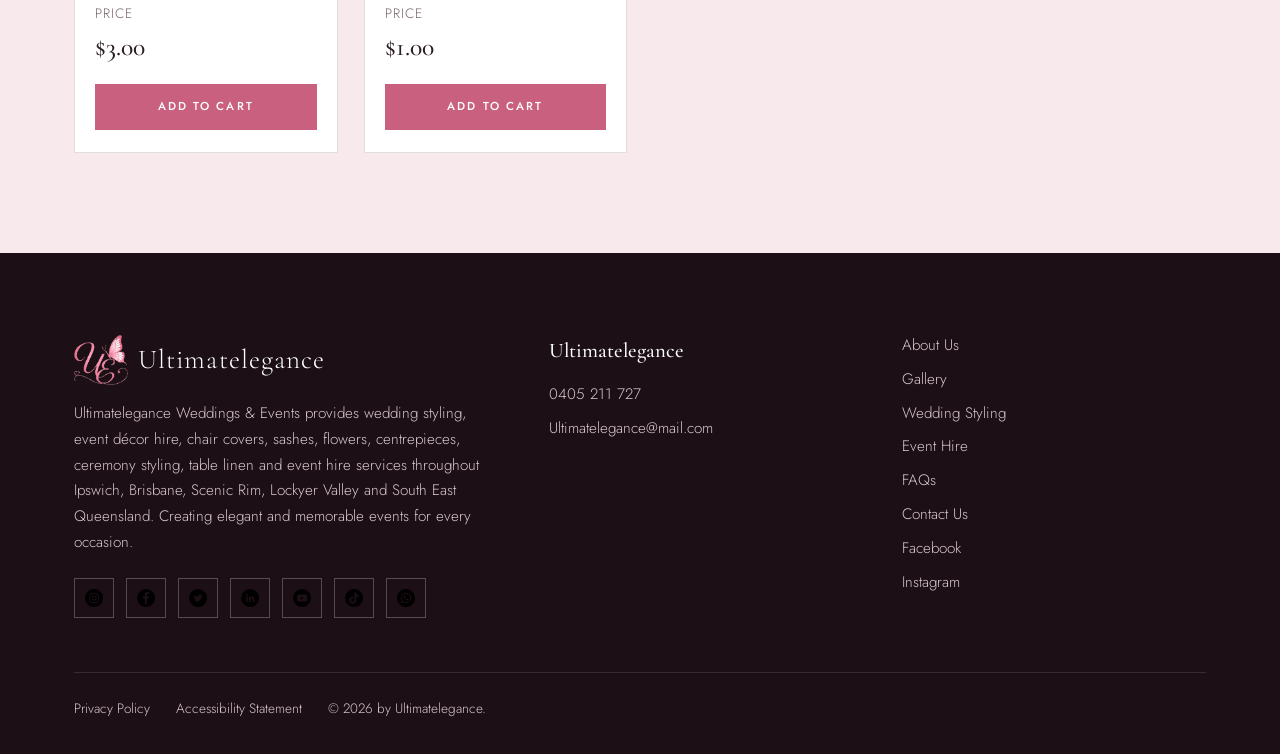
<file: hire-store.html>
<!doctype html>
<html lang="en">
<head>
<meta charset="utf-8">
<meta name="viewport" content="width=device-width,initial-scale=1">
<title>Hire Store | Ultimatelegance Weddings &amp; Events</title>
<link rel="icon" href="assets/logo.png">
<link rel="preconnect" href="https://fonts.googleapis.com">
<link rel="preconnect" href="https://fonts.gstatic.com" crossorigin>
<link href="https://fonts.googleapis.com/css2?family=Cormorant+Garamond:ital,wght@0,400;0,500;0,600;1,400;1,500&family=Jost:wght@300;400;500&display=swap" rel="stylesheet">
<link rel="stylesheet" href="assets/style.css">
</head>
<body>
<header id="hdr">
  <div class="wrap nav">
    <a class="brand" href="index.html"><img src="assets/logo.png" alt="">Ultimatelegance</a>
    <button class="burger" id="burger" aria-label="Menu">☰</button>
    <nav id="nav"><ul><li><a href="index.html">Home</a></li><li><a href="hire-store.html" style="color:var(--rose)">Hire Store</a></li><li><a href="gallery.html">Gallery</a></li><li><a href="packages.html">Packages</a></li><li><a href="faq.html">FAQ</a></li><li><a href="faq-2.html">FAQ 2</a></li><li><a href="index.html#top">About Us</a></li><li><a class="nav-cta" href="index.html#contact">Contact us</a></li></ul></nav>
  </div>
</header>
<main id="top">
<section class="phero" style="background-image:url(assets/hire/hero.jpg)"><div class="wrap">
  <p class="eyebrow">Hire Store</p><h1>Beautiful Pieces for Your <em>unforgettable Moments</em></h1><p class="sub">Browse our collection of premium hire items to elevate your special event.</p>
</div></section>
<section class="sec">
  <div class="wrap">
    <div class="intro-note reveal">
      <h2>Explore the <em>Collection</em></h2>
      <p class="lead2">Browse our extensive range of wedding and event hire items, including tableware, chair décor table linen, centrepieces, backdrops, lighting and styling accessories.</p>
      <form class="searchbar" id="sf" role="search"><input id="q" type="search" placeholder="Search" aria-label="Search"><button>Search</button></form>
    </div>
    <div class="center" style="margin-top:80px"><h2>Shop by <em>Category</em></h2></div>
    <div class="cats"><a class="cat reveal" href="https://ultimatelegance8.wixsite.com/ultimatelegance-wedd/category/tableware"><img src="assets/hire/c-tableware.png" alt="">Tableware</a><a class="cat reveal" href="https://ultimatelegance8.wixsite.com/ultimatelegance-wedd/category/furniture"><img src="assets/hire/c-furniture.png" alt="">Furniture</a><a class="cat photo reveal" href="https://ultimatelegance8.wixsite.com/ultimatelegance-wedd/category/tablecloths"><img src="assets/hire/c-tablecloths.jpg" alt="">Tablecloths</a><a class="cat reveal" href="https://ultimatelegance8.wixsite.com/ultimatelegance-wedd/category/greenery-flowers"><img src="assets/hire/c-greenery.png" alt="">Greenery &amp; Flowers</a><a class="cat reveal" href="https://ultimatelegance8.wixsite.com/ultimatelegance-wedd/category/arbour"><img src="assets/hire/c-arbour.png" alt="">Backdrops<br>&amp; Arbours</a><a class="cat reveal" href="https://ultimatelegance8.wixsite.com/ultimatelegance-wedd/category/lighting"><img src="assets/hire/c-lighting.png" alt="">Lighting</a><a class="cat reveal" href="https://ultimatelegance8.wixsite.com/ultimatelegance-wedd/category/miscellaneous"><img src="assets/hire/c-misc.png" alt="">Miscellaneous</a></div>
  </div>
</section>
<section class="sec alt">
  <div class="wrap">
    <div class="center reveal"><h2>Featured <em>Products</em></h2></div>
    <div class="tools">
      <label>Filter by Category<select id="cat"><option value="">All</option><option value="https://ultimatelegance8.wixsite.com/ultimatelegance-wedd/category/backdrops">Backdrops</option><option value="https://ultimatelegance8.wixsite.com/ultimatelegance-wedd/category/purple-decorations">Purple Decorations</option><option value="https://ultimatelegance8.wixsite.com/ultimatelegance-wedd/category/flower-stands">Flower Stands</option><option value="https://ultimatelegance8.wixsite.com/ultimatelegance-wedd/category/blue-decorations">Blue Decorations</option><option value="https://ultimatelegance8.wixsite.com/ultimatelegance-wedd/category/aisle-runners">Aisle Runners</option><option value="https://ultimatelegance8.wixsite.com/ultimatelegance-wedd/category/arbour">Arbour</option><option value="https://ultimatelegance8.wixsite.com/ultimatelegance-wedd/category/baby-shower-decorations">Baby shower decorations</option><option value="https://ultimatelegance8.wixsite.com/ultimatelegance-wedd/category/black-decorations">Black Decorations</option><option value="https://ultimatelegance8.wixsite.com/ultimatelegance-wedd/category/brown-decorations">Brown Decorations</option><option value="https://ultimatelegance8.wixsite.com/ultimatelegance-wedd/category/candles-led-lights">Candles &amp; Led Lights</option><option value="https://ultimatelegance8.wixsite.com/ultimatelegance-wedd/category/burgundy-maroon-decorations">Burgundy Maroon decorations</option><option value="https://ultimatelegance8.wixsite.com/ultimatelegance-wedd/category/centrepieces-components">Centrepieces Components</option><option value="https://ultimatelegance8.wixsite.com/ultimatelegance-wedd/category/chair-bands">Chair Bands</option><option value="https://ultimatelegance8.wixsite.com/ultimatelegance-wedd/category/chair-covers">Chair Covers</option><option value="https://ultimatelegance8.wixsite.com/ultimatelegance-wedd/category/chair-sashes-ribbons">Chair Sashes Ribbons</option><option value="https://ultimatelegance8.wixsite.com/ultimatelegance-wedd/category/curtain-tie-backs">Curtain Tie Backs</option><option value="https://ultimatelegance8.wixsite.com/ultimatelegance-wedd/category/easels">Easels</option><option value="https://ultimatelegance8.wixsite.com/ultimatelegance-wedd/category/event-signage">Event Signage</option><option value="https://ultimatelegance8.wixsite.com/ultimatelegance-wedd/category/fabric-lengths">Fabric Lengths</option><option value="https://ultimatelegance8.wixsite.com/ultimatelegance-wedd/category/lighting">Lighting</option><option value="https://ultimatelegance8.wixsite.com/ultimatelegance-wedd/category/lanterns">Lanterns</option><option value="https://ultimatelegance8.wixsite.com/ultimatelegance-wedd/category/greenery-flowers">Greenery &amp; Flowers</option><option value="https://ultimatelegance8.wixsite.com/ultimatelegance-wedd/category/green-decorations">Green Decorations</option><option value="https://ultimatelegance8.wixsite.com/ultimatelegance-wedd/category/glassware-vases">Glassware &amp; Vases</option><option value="https://ultimatelegance8.wixsite.com/ultimatelegance-wedd/category/furniture">Furniture</option><option value="https://ultimatelegance8.wixsite.com/ultimatelegance-wedd/category/miscellaneous">Miscellaneous</option><option value="https://ultimatelegance8.wixsite.com/ultimatelegance-wedd/category/napkins-napkin-wraps-rings">Napkins &amp; Napkin Wraps Rings</option><option value="https://ultimatelegance8.wixsite.com/ultimatelegance-wedd/category/natural-beige-decorations">Natural beige decorations</option><option value="https://ultimatelegance8.wixsite.com/ultimatelegance-wedd/category/pink-decorations">Pink Decorations</option><option value="https://ultimatelegance8.wixsite.com/ultimatelegance-wedd/category/plinths-cake-stands">Plinths Cake Stands</option><option value="https://ultimatelegance8.wixsite.com/ultimatelegance-wedd/category/red-decorations">Red Decorations</option><option value="https://ultimatelegance8.wixsite.com/ultimatelegance-wedd/category/rose-gold-decorations">Rose Gold Decorations</option><option value="https://ultimatelegance8.wixsite.com/ultimatelegance-wedd/category/silver-grey-decorations">Silver Grey Decorations</option><option value="https://ultimatelegance8.wixsite.com/ultimatelegance-wedd/category/table-number-sets">Table Number Sets</option><option value="https://ultimatelegance8.wixsite.com/ultimatelegance-wedd/category/table-runners">Table Runners</option><option value="https://ultimatelegance8.wixsite.com/ultimatelegance-wedd/category/tableware">Tableware</option><option value="https://ultimatelegance8.wixsite.com/ultimatelegance-wedd/category/tealights-holders">Tealights &amp; holders</option><option value="https://ultimatelegance8.wixsite.com/ultimatelegance-wedd/category/white-decorations">White Decorations</option><option value="https://ultimatelegance8.wixsite.com/ultimatelegance-wedd/category/wishing-wells">wishing wells</option><option value="https://ultimatelegance8.wixsite.com/ultimatelegance-wedd/category/yellow-decorations">Yellow decorations</option></select></label>
      <label>Sort by<select id="sort"><option value="">Featured</option><option value="pa">Price: Low to High</option><option value="pd">Price: High to Low</option><option value="na">Name: A–Z</option><option value="nz">Name: Z–A</option></select></label>
      <span class="count" id="count"></span>
    </div>
    <div class="prods" id="prods"><article class="prod" data-name="led cool white floating led tealight candles" data-price="0.2"><a class="im" href="https://ultimatelegance8.wixsite.com/ultimatelegance-wedd/product-page/led-floating-led-tealight-candles-white"><img src="assets/hire/3f4c83_3e303e.jpg" alt="Led cool white Floating LED tealight candles" loading="lazy"><span class="qv">Quick View</span></a><div class="bd"><span class="q">100</span><h3>Led cool white Floating LED tealight candles</h3><div class="pr">Price<b>$0.20</b></div><a class="btn fill" href="https://ultimatelegance8.wixsite.com/ultimatelegance-wedd/product-page/led-floating-led-tealight-candles-white">Add to Cart</a></div></article>
<article class="prod" data-name="led warm white floating led tealight candles" data-price="0.4"><a class="im" href="https://ultimatelegance8.wixsite.com/ultimatelegance-wedd/product-page/led-floating-led-tealight-candles"><img src="assets/hire/3f4c83_14a442.jpg" alt="Led warm white floating LED tealight candles" loading="lazy"><span class="qv">Quick View</span></a><div class="bd"><span class="q">96</span><h3>Led warm white floating LED tealight candles</h3><div class="pr">Price<b>$0.40</b></div><a class="btn fill" href="https://ultimatelegance8.wixsite.com/ultimatelegance-wedd/product-page/led-floating-led-tealight-candles">Add to Cart</a></div></article>
<article class="prod" data-name="frosted tealight holders" data-price="0.8"><a class="im" href="https://ultimatelegance8.wixsite.com/ultimatelegance-wedd/product-page/frosted-tealight-holders"><img src="assets/hire/3f4c83_3ff67a.jpg" alt="Frosted tealight holders" loading="lazy"><span class="qv">Quick View</span></a><div class="bd"><span class="q">120</span><h3>Frosted tealight holders</h3><div class="pr">Price<b>$0.80</b></div><a class="btn fill" href="https://ultimatelegance8.wixsite.com/ultimatelegance-wedd/product-page/frosted-tealight-holders">Add to Cart</a></div></article>
<article class="prod" data-name="white &amp; green flowers" data-price="3.0"><a class="im" href="https://ultimatelegance8.wixsite.com/ultimatelegance-wedd/product-page/white-green-flowers"><img src="assets/hire/3f4c83_a6c39b.jpg" alt="White &amp; green flowers" loading="lazy"><span class="qv">Quick View</span></a><div class="bd"><span class="q">3</span><h3>White &amp; green flowers</h3><div class="pr">Price<b>$3.00</b></div><a class="btn fill" href="https://ultimatelegance8.wixsite.com/ultimatelegance-wedd/product-page/white-green-flowers">Add to Cart</a></div></article>
<article class="prod" data-name="white flower carafes" data-price="2.0"><a class="im" href="https://ultimatelegance8.wixsite.com/ultimatelegance-wedd/product-page/white-flower-carafes"><img src="assets/hire/3f4c83_a3eb92.jpg" alt="White Flower Carafes" loading="lazy"><span class="qv">Quick View</span></a><div class="bd"><span class="q">4</span><h3>White Flower Carafes</h3><div class="pr">Price<b>$2.00</b></div><a class="btn fill" href="https://ultimatelegance8.wixsite.com/ultimatelegance-wedd/product-page/white-flower-carafes">Add to Cart</a></div></article>
<article class="prod" data-name="plum chair sashes" data-price="1.5"><a class="im" href="https://ultimatelegance8.wixsite.com/ultimatelegance-wedd/product-page/plum-chair-sashes"><img src="assets/hire/3f4c83_760244.jpg" alt="" loading="lazy"><span class="qv">Quick View</span></a><div class="bd"><span class="q">44</span><h3>plum chair sashes</h3><div class="pr">Price<b>$1.50</b></div><a class="btn fill" href="https://ultimatelegance8.wixsite.com/ultimatelegance-wedd/product-page/plum-chair-sashes">Add to Cart</a></div></article>
<article class="prod" data-name="rose gold &amp; white decorative pearls" data-price="5.0"><a class="im" href="https://ultimatelegance8.wixsite.com/ultimatelegance-wedd/product-page/rose-gold-white-decorative-pearls"><img src="assets/hire/3f4c83_cc9e91.jpg" alt="Rose gold &amp; White Decorative pearls" loading="lazy"><span class="qv">Quick View</span></a><div class="bd"><span class="q">1</span><h3>Rose gold &amp; White Decorative pearls</h3><div class="pr">Price<b>$5.00</b></div><a class="btn fill" href="https://ultimatelegance8.wixsite.com/ultimatelegance-wedd/product-page/rose-gold-white-decorative-pearls">Add to Cart</a></div></article>
<article class="prod" data-name="clear frosted acrylic sign" data-price="65.0"><a class="im" href="https://ultimatelegance8.wixsite.com/ultimatelegance-wedd/product-page/clear-frosted-acrylic-sign"><img src="assets/hire/3f4c83_760244.jpg" alt="" loading="lazy"><span class="qv">Quick View</span></a><div class="bd"><span class="q">1</span><h3>Clear frosted acrylic sign</h3><div class="pr">Price<b>$65.00</b></div><a class="btn fill" href="https://ultimatelegance8.wixsite.com/ultimatelegance-wedd/product-page/clear-frosted-acrylic-sign">Add to Cart</a></div></article>
<article class="prod" data-name="wicker basket" data-price="5.0"><a class="im" href="https://ultimatelegance8.wixsite.com/ultimatelegance-wedd/product-page/wicker-basket"><img src="assets/hire/3f4c83_bc5976.jpg" alt="Wicker basket" loading="lazy"><span class="qv">Quick View</span></a><div class="bd"><span class="q">1</span><h3>Wicker basket</h3><div class="pr">Price<b>$5.00</b></div><a class="btn fill" href="https://ultimatelegance8.wixsite.com/ultimatelegance-wedd/product-page/wicker-basket">Add to Cart</a></div></article>
<article class="prod" data-name="purple metallic chair bands" data-price="1.0"><a class="im" href="https://ultimatelegance8.wixsite.com/ultimatelegance-wedd/product-page/purple-metallic-chair-bands"><img src="assets/hire/3f4c83_760244.jpg" alt="Purple metallic chair bands" loading="lazy"><span class="qv">Quick View</span></a><div class="bd"><span class="q">310</span><h3>Purple metallic chair bands</h3><div class="pr">Price<b>$1.00</b></div><a class="btn fill" href="https://ultimatelegance8.wixsite.com/ultimatelegance-wedd/product-page/purple-metallic-chair-bands">Add to Cart</a></div></article>
<article class="prod" data-name="light purple plinths" data-price="30.0"><a class="im" href="https://ultimatelegance8.wixsite.com/ultimatelegance-wedd/product-page/light-purple-plinths-1"><img src="assets/hire/3f4c83_760244.jpg" alt="Light purple plinths" loading="lazy"><span class="qv">Quick View</span></a><div class="bd"><span class="q">1 set of 3</span><h3>Light purple plinths</h3><div class="pr">Price<b>$30.00</b></div><a class="btn fill" href="https://ultimatelegance8.wixsite.com/ultimatelegance-wedd/product-page/light-purple-plinths-1">Add to Cart</a></div></article>
<article class="prod" data-name="photo guest book sign" data-price="5.0"><a class="im" href="https://ultimatelegance8.wixsite.com/ultimatelegance-wedd/product-page/photo-guest-book-sign"><img src="assets/hire/3f4c83_760244.jpg" alt="" loading="lazy"><span class="qv">Quick View</span></a><div class="bd"><span class="q">1</span><h3>Photo guest book sign</h3><div class="pr">Price<b>$5.00</b></div><a class="btn fill" href="https://ultimatelegance8.wixsite.com/ultimatelegance-wedd/product-page/photo-guest-book-sign">Add to Cart</a></div></article>
<article class="prod" data-name="white backdrop curtain with swag" data-price="10.0"><a class="im" href="https://ultimatelegance8.wixsite.com/ultimatelegance-wedd/product-page/white-backdrop-curtain-with-swag-x3m"><img src="assets/hire/3f4c83_760244.jpg" alt="White backdrop curtain with swag" loading="lazy"><span class="qv">Quick View</span></a><div class="bd"><span class="q">1 set of 2</span><h3>White backdrop curtain with swag</h3><div class="pr">Price<b>$10.00</b></div><a class="btn fill" href="https://ultimatelegance8.wixsite.com/ultimatelegance-wedd/product-page/white-backdrop-curtain-with-swag-x3m">Add to Cart</a></div></article>
<article class="prod" data-name="blue decorative crystals" data-price="5.0"><a class="im" href="https://ultimatelegance8.wixsite.com/ultimatelegance-wedd/product-page/blue-decorative-crystals"><img src="assets/hire/3f4c83_2ed45f.jpg" alt="Blue decorative Crystals" loading="lazy"><span class="qv">Quick View</span></a><div class="bd"><span class="q">1</span><h3>Blue decorative Crystals</h3><div class="pr">Price<b>$5.00</b></div><a class="btn fill" href="https://ultimatelegance8.wixsite.com/ultimatelegance-wedd/product-page/blue-decorative-crystals">Add to Cart</a></div></article>
<article class="prod" data-name="clear tealight holders" data-price="1.0"><a class="im" href="https://ultimatelegance8.wixsite.com/ultimatelegance-wedd/product-page/clear-tealight-holders"><img src="assets/hire/3f4c83_0f21aa.jpg" alt="Clear tealight holders" loading="lazy"><span class="qv">Quick View</span></a><div class="bd"><span class="q">12</span><h3>Clear tealight holders</h3><div class="pr">Price<b>$1.00</b></div><a class="btn fill" href="https://ultimatelegance8.wixsite.com/ultimatelegance-wedd/product-page/clear-tealight-holders">Add to Cart</a></div></article>
<article class="prod" data-name="white aisle runner" data-price="80.0"><a class="im" href="https://ultimatelegance8.wixsite.com/ultimatelegance-wedd/product-page/white-aisle-runner"><img src="assets/hire/3f4c83_56aa20.jpg" alt="White aisle runner" loading="lazy"><span class="qv">Quick View</span></a><div class="bd"><span class="q">1</span><h3>White aisle runner</h3><div class="pr">Price<b>$80.00</b></div><a class="btn fill" href="https://ultimatelegance8.wixsite.com/ultimatelegance-wedd/product-page/white-aisle-runner">Add to Cart</a></div></article>
<article class="prod" data-name="will you marry me neon pink sign" data-price="10.0"><a class="im" href="https://ultimatelegance8.wixsite.com/ultimatelegance-wedd/product-page/will-you-marry-me-neon-pink-sign"><img src="assets/hire/3f4c83_cc9c06.jpg" alt="Will you marry me neon pink sign" loading="lazy"><span class="qv">Quick View</span></a><div class="bd"><span class="q">1</span><h3>Will you marry me neon pink sign</h3><div class="pr">Price<b>$10.00</b></div><a class="btn fill" href="https://ultimatelegance8.wixsite.com/ultimatelegance-wedd/product-page/will-you-marry-me-neon-pink-sign">Add to Cart</a></div></article>
<article class="prod" data-name="white rhinestone rose bouquet" data-price="3.0"><a class="im" href="https://ultimatelegance8.wixsite.com/ultimatelegance-wedd/product-page/white-rhinestone-rose-bouquet"><img src="assets/hire/3f4c83_49a493.jpg" alt="White Rhinestone rose bouquet" loading="lazy"><span class="qv">Quick View</span></a><div class="bd"><span class="q">3</span><h3>White Rhinestone rose bouquet</h3><div class="pr">Price<b>$3.00</b></div><a class="btn fill" href="https://ultimatelegance8.wixsite.com/ultimatelegance-wedd/product-page/white-rhinestone-rose-bouquet">Add to Cart</a></div></article>
<article class="prod" data-name="white peony bouquet flowers" data-price="3.0"><a class="im" href="https://ultimatelegance8.wixsite.com/ultimatelegance-wedd/product-page/white-peony-bouquet-flowers"><img src="assets/hire/3f4c83_11b3d9.jpg" alt="White peony bouquet flowers" loading="lazy"><span class="qv">Quick View</span></a><div class="bd"><span class="q">4</span><h3>White peony bouquet flowers</h3><div class="pr">Price<b>$3.00</b></div><a class="btn fill" href="https://ultimatelegance8.wixsite.com/ultimatelegance-wedd/product-page/white-peony-bouquet-flowers">Add to Cart</a></div></article>
<article class="prod" data-name="white marquee" data-price="150.0"><a class="im" href="https://ultimatelegance8.wixsite.com/ultimatelegance-wedd/product-page/white-marquee-3m-x-6m"><img src="assets/hire/3f4c83_4f5dd8.jpg" alt="White Marquee" loading="lazy"><span class="qv">Quick View</span></a><div class="bd"><span class="q">2</span><h3>White Marquee</h3><div class="pr">Price<b>$150.00</b></div><a class="btn fill" href="https://ultimatelegance8.wixsite.com/ultimatelegance-wedd/product-page/white-marquee-3m-x-6m">Add to Cart</a></div></article>
<article class="prod" data-name="white vases with handles" data-price="2.0"><a class="im" href="https://ultimatelegance8.wixsite.com/ultimatelegance-wedd/product-page/white-vases"><img src="assets/hire/3f4c83_5a500b.jpg" alt="White vases with handles" loading="lazy"><span class="qv">Quick View</span></a><div class="bd"><span class="q">6</span><h3>White vases with handles</h3><div class="pr">Price<b>$2.00</b></div><a class="btn fill" href="https://ultimatelegance8.wixsite.com/ultimatelegance-wedd/product-page/white-vases">Add to Cart</a></div></article>
<article class="prod" data-name="white extra large napkins" data-price="1.2"><a class="im" href="https://ultimatelegance8.wixsite.com/ultimatelegance-wedd/product-page/white-extra-large-napkins"><img src="assets/hire/3f4c83_760244.jpg" alt="White extra large napkins" loading="lazy"><span class="qv">Quick View</span></a><div class="bd"><span class="q">8</span><h3>White extra large napkins</h3><div class="pr">Price<b>$1.20</b></div><a class="btn fill" href="https://ultimatelegance8.wixsite.com/ultimatelegance-wedd/product-page/white-extra-large-napkins">Add to Cart</a></div></article>
<article class="prod" data-name="white dinner plate" data-price="1.2"><a class="im" href="https://ultimatelegance8.wixsite.com/ultimatelegance-wedd/product-page/white-dinner-plates"><img src="assets/hire/3f4c83_67b742.jpg" alt="White dinner plate" loading="lazy"><span class="qv">Quick View</span></a><div class="bd"><span class="q">28</span><h3>White dinner plate</h3><div class="pr">Price<b>$1.20</b></div><a class="btn fill" href="https://ultimatelegance8.wixsite.com/ultimatelegance-wedd/product-page/white-dinner-plates">Add to Cart</a></div></article>
<article class="prod" data-name="white lace arbour fabric" data-price="10.0"><a class="im" href="https://ultimatelegance8.wixsite.com/ultimatelegance-wedd/product-page/white-lace-arbour-fabric"><img src="assets/hire/3f4c83_760244.jpg" alt="White lace arbour fabric" loading="lazy"><span class="qv">Quick View</span></a><div class="bd"><span class="q">1</span><h3>White lace arbour fabric</h3><div class="pr">Price<b>$10.00</b></div><a class="btn fill" href="https://ultimatelegance8.wixsite.com/ultimatelegance-wedd/product-page/white-lace-arbour-fabric">Add to Cart</a></div></article>
<article class="prod" data-name="white mr &amp; mrs bridal table sign" data-price="20.0"><a class="im" href="https://ultimatelegance8.wixsite.com/ultimatelegance-wedd/product-page/white-mr-mrs-bridal-table-sign-30cm-high"><img src="assets/hire/3f4c83_887fca.jpg" alt="White Mr &amp; Mrs Bridal table sign" loading="lazy"><span class="qv">Quick View</span></a><div class="bd"><span class="q">1</span><h3>White Mr &amp; Mrs Bridal table sign</h3><div class="pr">Price<b>$20.00</b></div><a class="btn fill" href="https://ultimatelegance8.wixsite.com/ultimatelegance-wedd/product-page/white-mr-mrs-bridal-table-sign-30cm-high">Add to Cart</a></div></article>
<article class="prod" data-name="welcome to our wedding personalized sign" data-price="60.0"><a class="im" href="https://ultimatelegance8.wixsite.com/ultimatelegance-wedd/product-page/welcome-to-our-wedding-personalized-sign"><img src="assets/hire/3f4c83_fe79ca.jpg" alt="Welcome to our wedding personalized sign" loading="lazy"><span class="qv">Quick View</span></a><div class="bd"><span class="q">1</span><h3>Welcome to our wedding personalized sign</h3><div class="pr">Price<b>$60.00</b></div><a class="btn fill" href="https://ultimatelegance8.wixsite.com/ultimatelegance-wedd/product-page/welcome-to-our-wedding-personalized-sign">Add to Cart</a></div></article>
<article class="prod" data-name="white backdrop stand" data-price="120.0"><a class="im" href="https://ultimatelegance8.wixsite.com/ultimatelegance-wedd/product-page/white-6m-backdrop-stand"><img src="assets/hire/3f4c83_760244.jpg" alt="White backdrop stand" loading="lazy"><span class="qv">Quick View</span></a><div class="bd"><span class="q">1</span><h3>White backdrop stand</h3><div class="pr">Price<b>$120.00</b></div><a class="btn fill" href="https://ultimatelegance8.wixsite.com/ultimatelegance-wedd/product-page/white-6m-backdrop-stand">Add to Cart</a></div></article>
<article class="prod" data-name="sky blue flower arrangement" data-price="25.0"><a class="im" href="https://ultimatelegance8.wixsite.com/ultimatelegance-wedd/product-page/sky-blue-flower-arrangement"><img src="assets/hire/3f4c83_16e01a.jpg" alt="Sky blue flower arrangement" loading="lazy"><span class="qv">Quick View</span></a><div class="bd"><span class="q">1</span><h3>Sky blue flower arrangement</h3><div class="pr">Price<b>$25.00</b></div><a class="btn fill" href="https://ultimatelegance8.wixsite.com/ultimatelegance-wedd/product-page/sky-blue-flower-arrangement">Add to Cart</a></div></article>
<article class="prod" data-name="sky blue &amp; white peony bunches" data-price="3.0"><a class="im" href="https://ultimatelegance8.wixsite.com/ultimatelegance-wedd/product-page/sky-blue-white-peony-bunches"><img src="assets/hire/3f4c83_5c4957.jpg" alt="Sky blue &amp; white peony bunches" loading="lazy"><span class="qv">Quick View</span></a><div class="bd"><span class="q">8</span><h3>Sky blue &amp; white peony bunches</h3><div class="pr">Price<b>$3.00</b></div><a class="btn fill" href="https://ultimatelegance8.wixsite.com/ultimatelegance-wedd/product-page/sky-blue-white-peony-bunches">Add to Cart</a></div></article>
<article class="prod" data-name="red spandex chair bands" data-price="1.0"><a class="im" href="https://ultimatelegance8.wixsite.com/ultimatelegance-wedd/product-page/red-spandex-chair-bands"><img src="assets/hire/3f4c83_760244.jpg" alt="Red spandex chair bands" loading="lazy"><span class="qv">Quick View</span></a><div class="bd"><span class="q">20</span><h3>Red spandex chair bands</h3><div class="pr">Price<b>$1.00</b></div><a class="btn fill" href="https://ultimatelegance8.wixsite.com/ultimatelegance-wedd/product-page/red-spandex-chair-bands">Add to Cart</a></div></article>
</div>
    <p class="none" id="none">No products match your search.</p>
  </div>
</section>

</main>
<footer>
  <div class="wrap">
    <div class="fgrid">
      <div>
        <a class="brand" href="index.html"><img src="assets/logo.png" alt="">Ultimatelegance</a>
        <p>Ultimatelegance Weddings &amp; Events provides wedding styling, event décor hire, chair covers, sashes, flowers, centrepieces, ceremony styling, table linen and event hire services throughout Ipswich, Brisbane, Scenic Rim, Lockyer Valley and South East Queensland. Creating elegant and memorable events for every occasion.</p>
        <div class="social socials7"><a href="https://www.instagram.com/ultimatelegance/" aria-label="Instagram"><img src="assets/icons/instagram.png" alt=""></a><a href="https://www.facebook.com/ultimatelegance" aria-label="Facebook"><img src="assets/icons/facebook.png" alt=""></a><a href="https://x.com/Ultimateleganc2" aria-label="X"><img src="assets/icons/x.png" alt=""></a><a href="https://www.linkedin.com/in/kat-giess-2b3173345/" aria-label="LinkedIn"><img src="assets/icons/linkedin.png" alt=""></a><a href="https://www.youtube.com/channel/UCqb_oYtF1HaLaay1cNB3Zkw" aria-label="YouTube"><img src="assets/icons/youtube.png" alt=""></a><a href="https://www.tiktok.com/@ultimateleganceweddings" aria-label="TikTok"><img src="assets/icons/tiktok.png" alt=""></a><a href="https://wa.me/61405211727" aria-label="WhatsApp"><img src="assets/icons/whatsapp.png" alt=""></a></div>
      </div>
      <div>
        <h4>Ultimatelegance</h4>
        <ul>
          <li><a href="tel:0405211727">0405 211 727</a></li>
          <li><a href="mailto:ultimatelegance@mail.com?subject=A%20super%20new%20customer">Ultimatelegance@mail.com</a></li>
        </ul>
      </div>
      <div>
        <ul>
          <li><a href="index.html#top">About Us</a></li>
          <li><a href="gallery.html">Gallery</a></li>
          <li><a href="packages.html">Wedding Styling</a></li>
          <li><a href="hire-store.html">Event Hire</a></li>
          <li><a href="faq.html">FAQs</a></li>
          <li><a href="mailto:ultimatelegance@mail.com?subject=Contact%20me%20Ultimate">Contact Us</a></li>
          <li><a href="http://www.facebook.com/ultimatelegance">Facebook</a></li>
          <li><a href="https://www.instagram.com/ultimatelegance/">Instagram</a></li>
        </ul>
      </div>
    </div>
    <div class="legal">
      <a href="privacy-policy.html">Privacy Policy</a>
      <a href="accessibility-statement.html">Accessibility Statement</a>
      <span>© 2026 by Ultimatelegance.</span>
    </div>
  </div>
</footer>
<script src="assets/main.js"></script>
<script src="assets/store.js"></script>
</body>
</html>
</file>
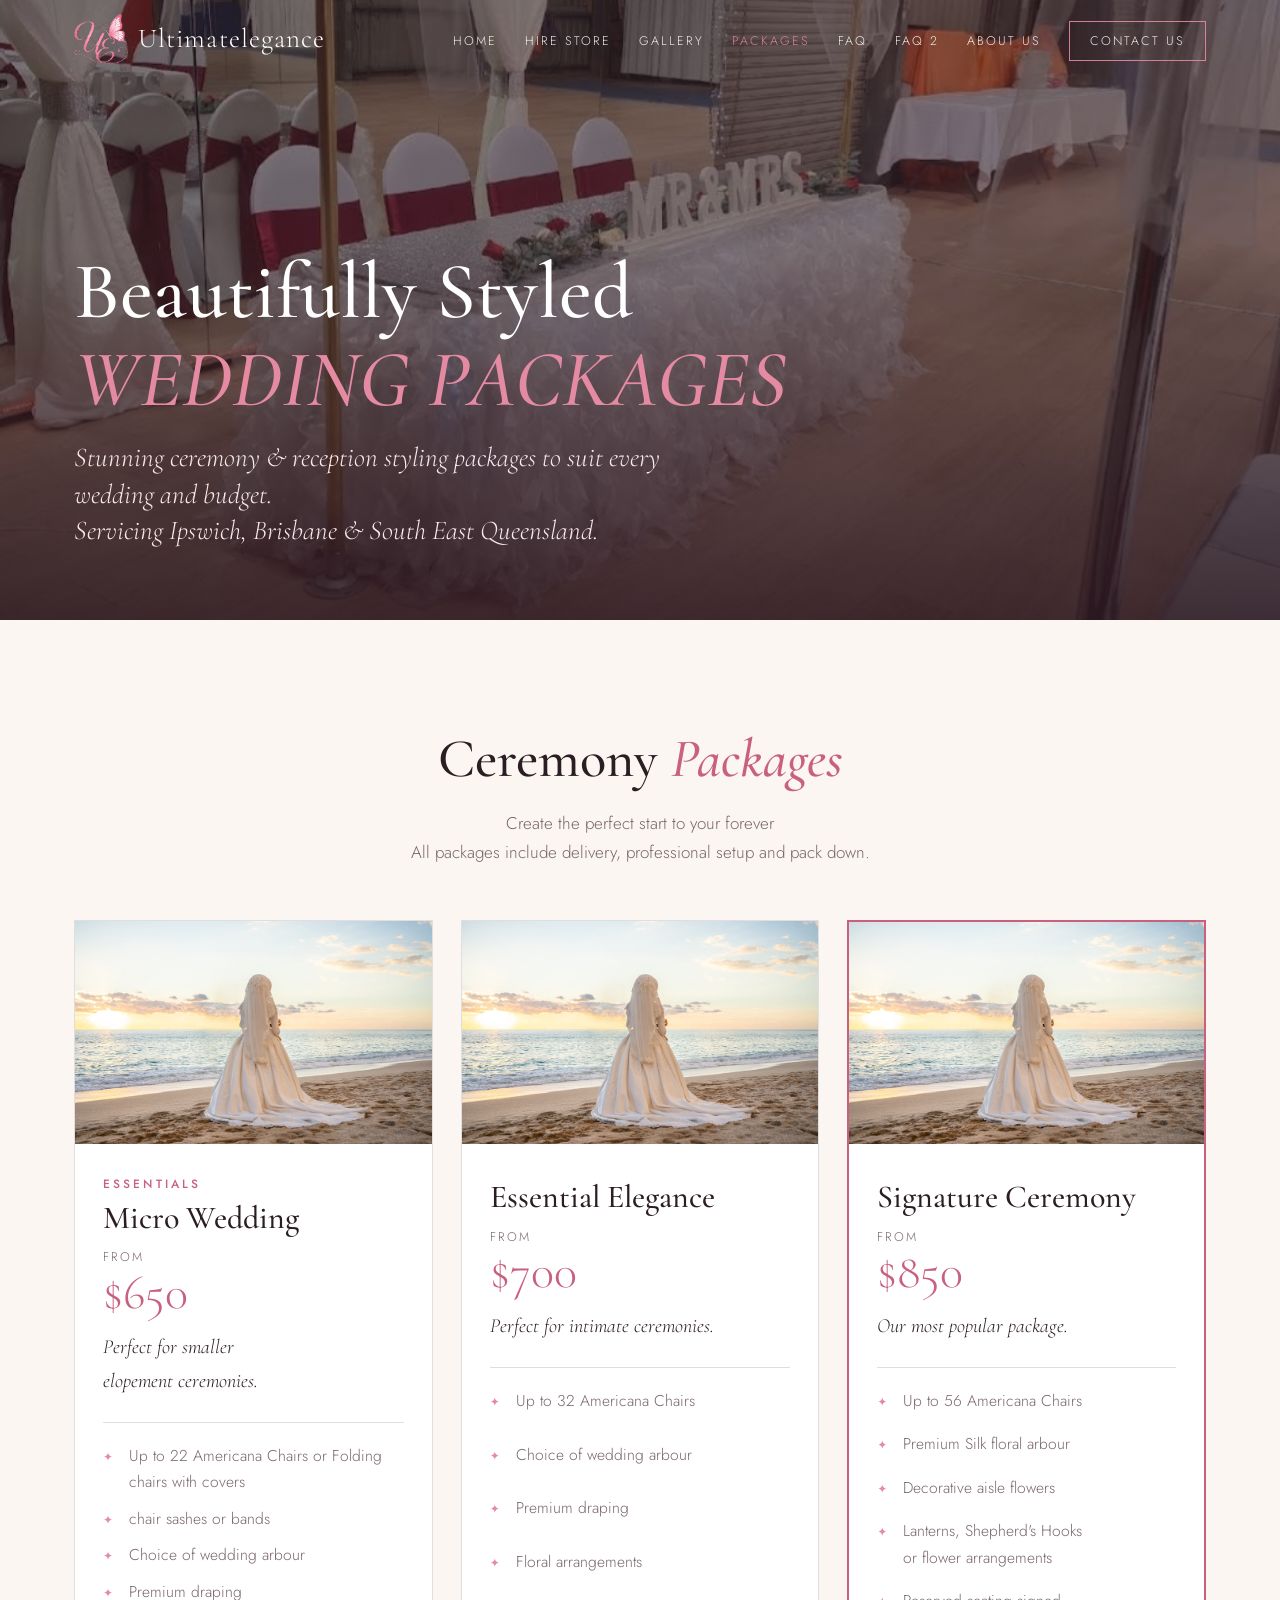
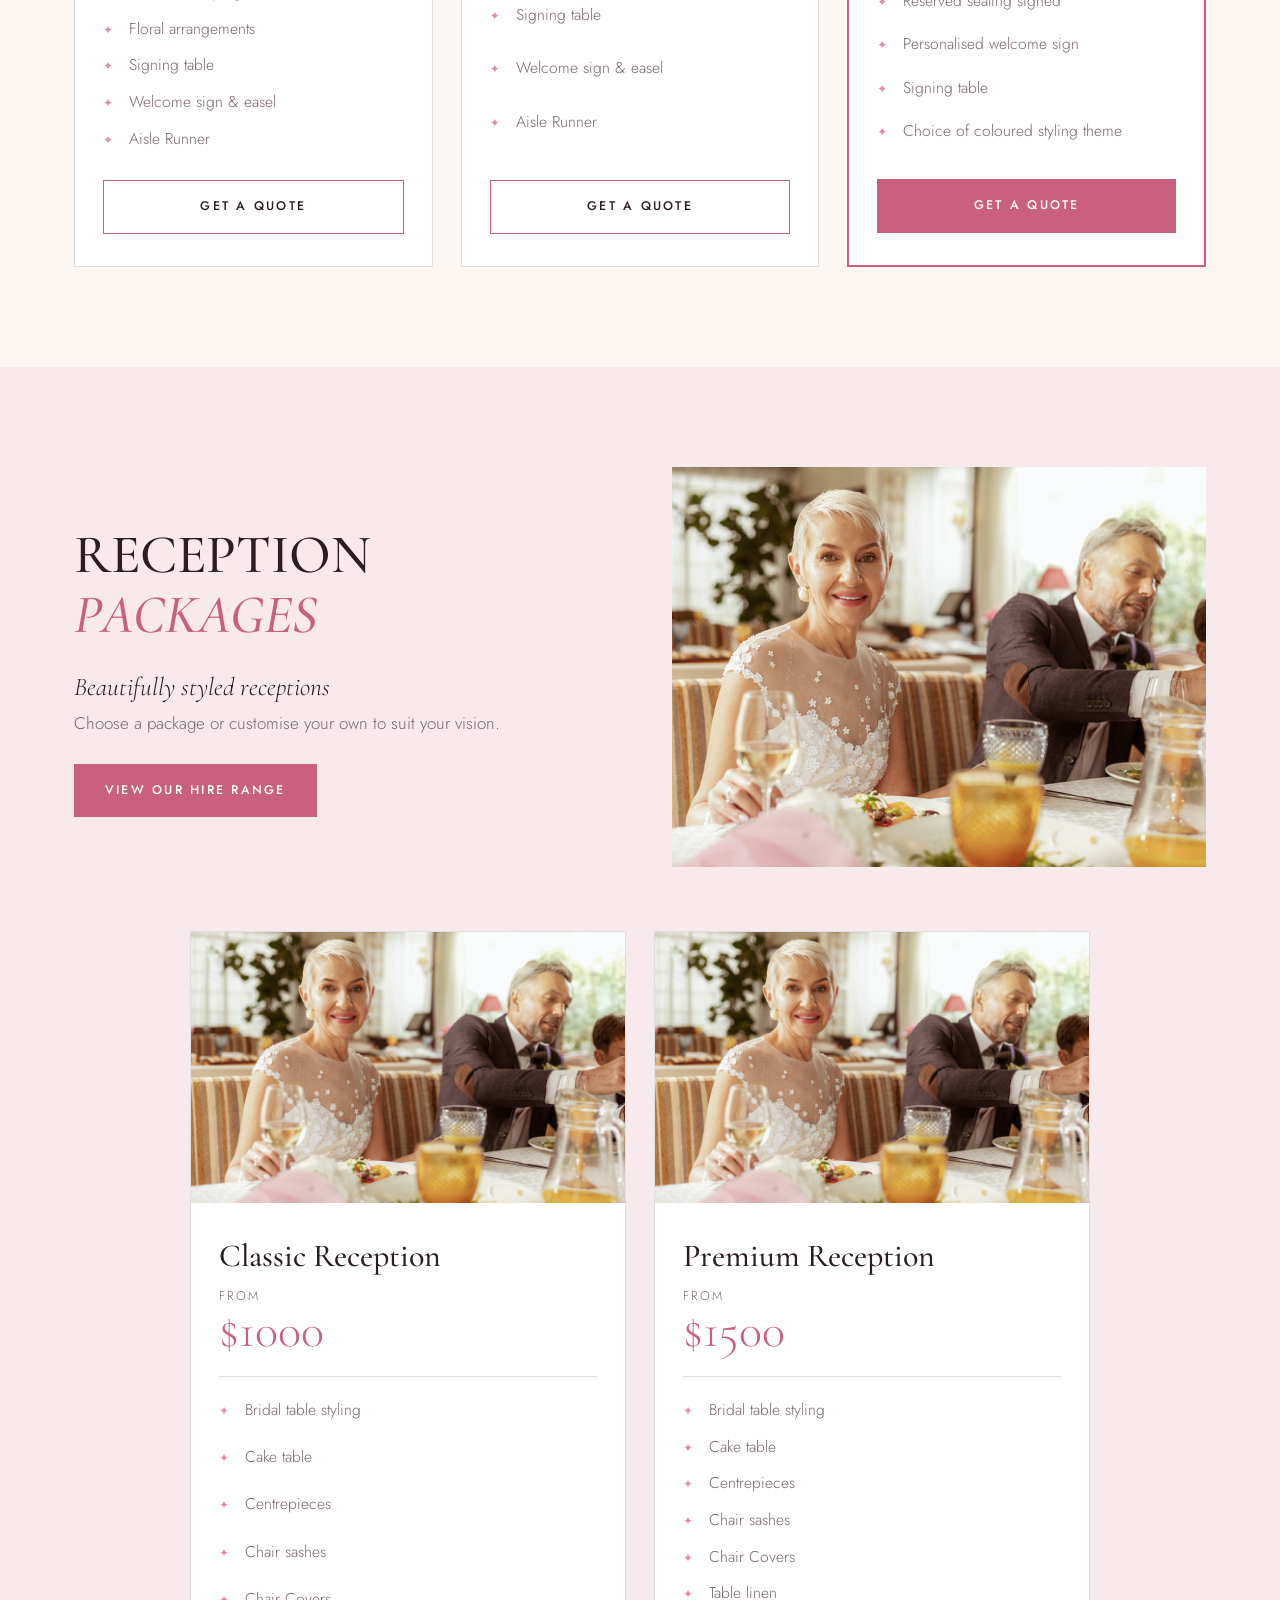
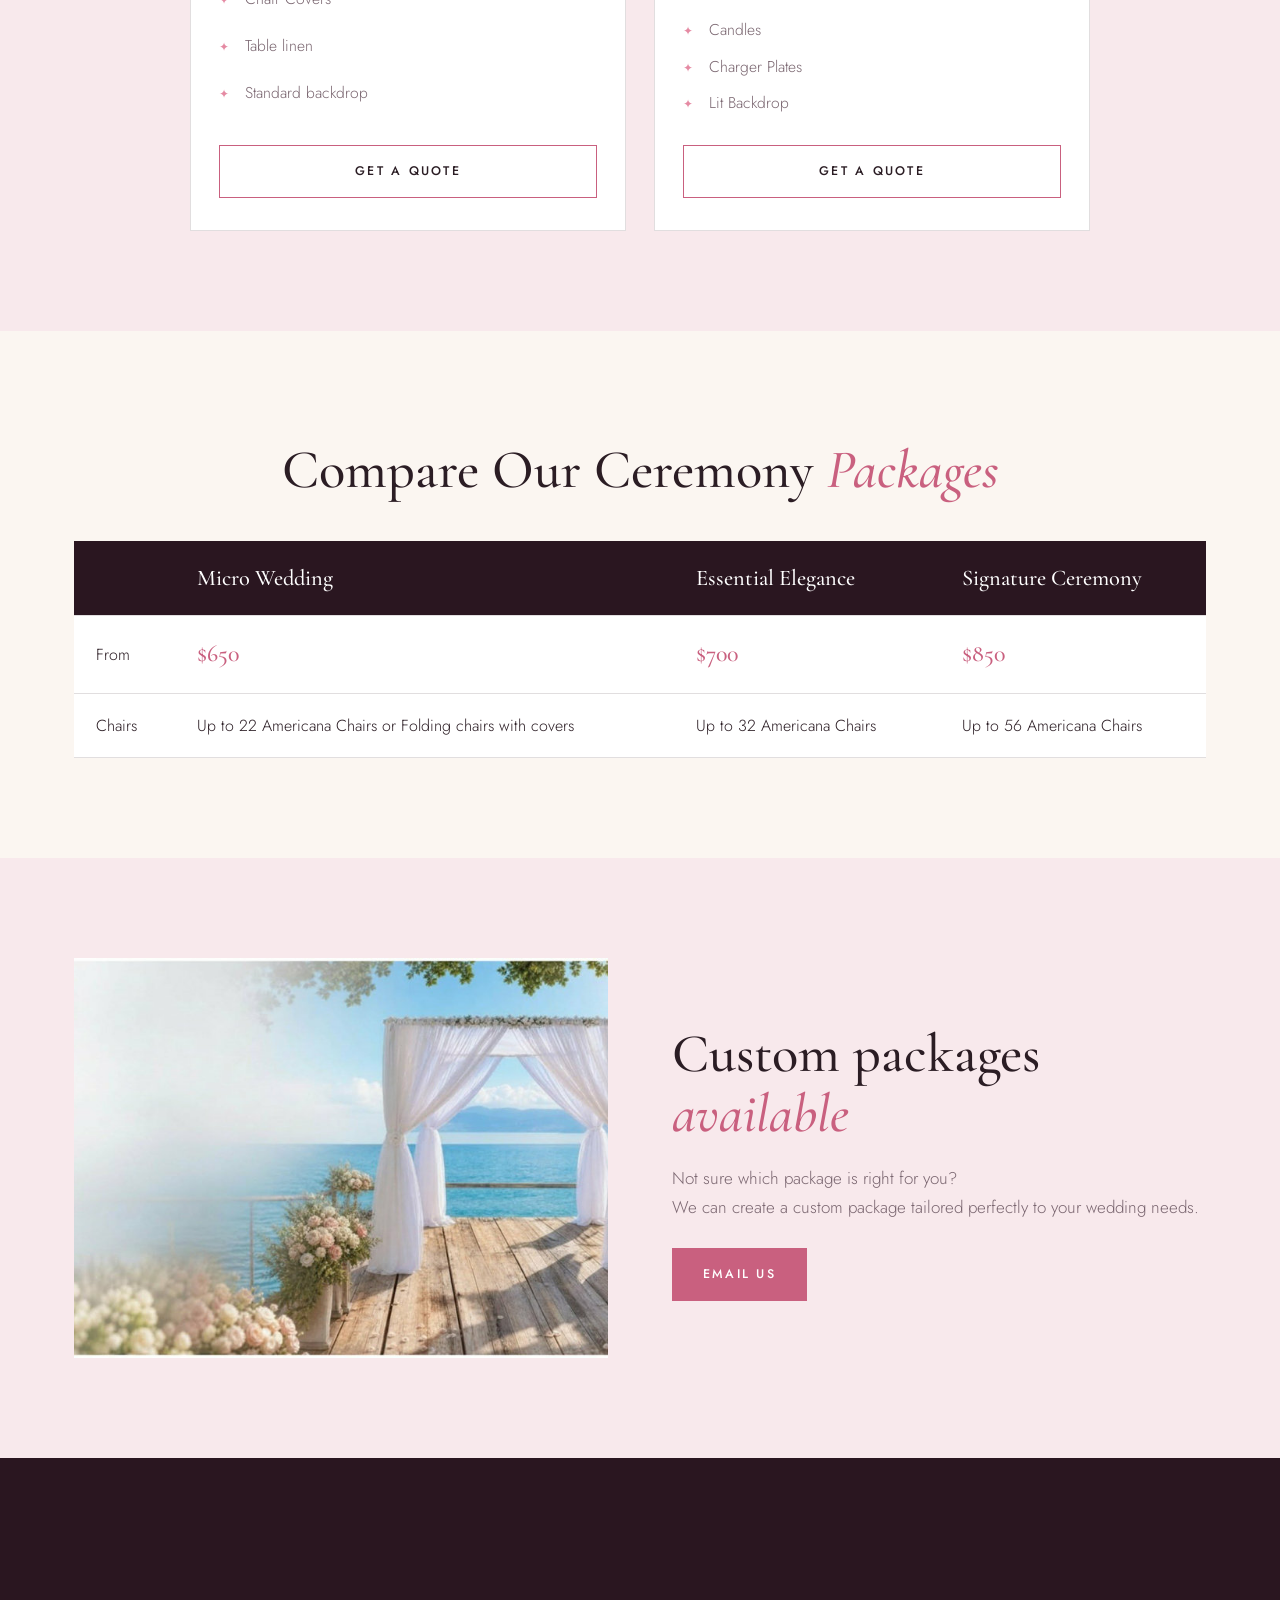
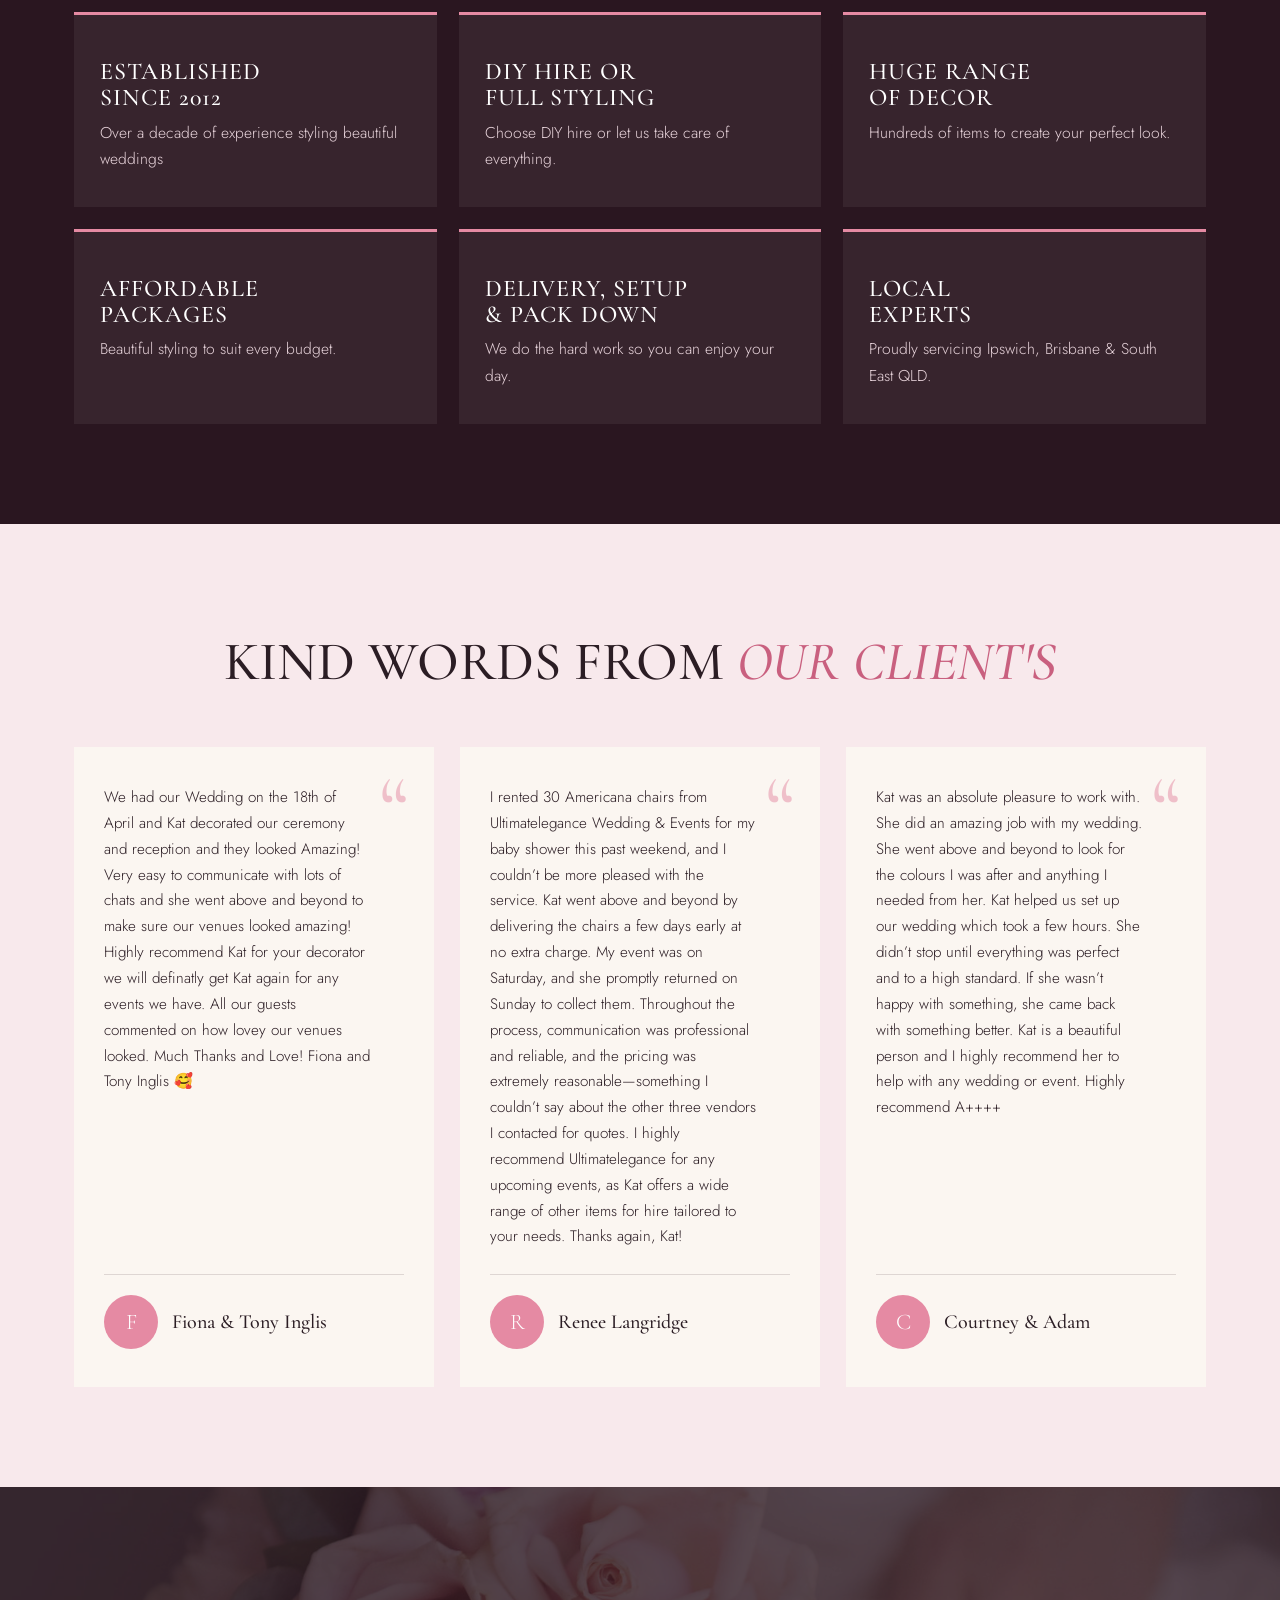
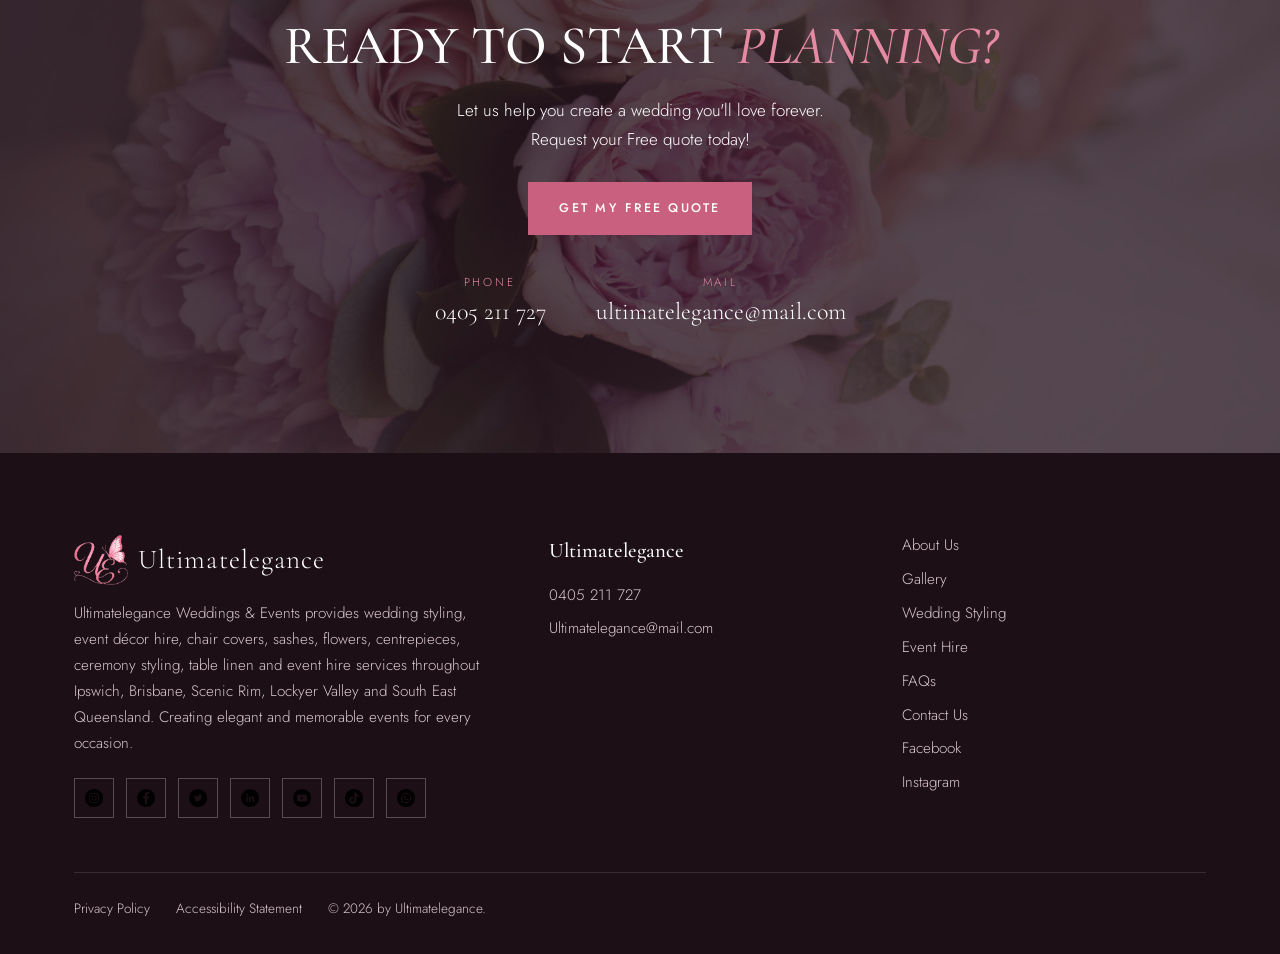
<file: packages.html>
<!doctype html>
<html lang="en">
<head>
<meta charset="utf-8">
<meta name="viewport" content="width=device-width,initial-scale=1">
<title>Packages | Ultimatelegance Weddings &amp; Events</title>
<link rel="icon" href="assets/logo.png">
<link rel="preconnect" href="https://fonts.googleapis.com">
<link rel="preconnect" href="https://fonts.gstatic.com" crossorigin>
<link href="https://fonts.googleapis.com/css2?family=Cormorant+Garamond:ital,wght@0,400;0,500;0,600;1,400;1,500&family=Jost:wght@300;400;500&display=swap" rel="stylesheet">
<link rel="stylesheet" href="assets/style.css">
</head>
<body>
<header id="hdr">
  <div class="wrap nav">
    <a class="brand" href="index.html"><img src="assets/logo.png" alt="">Ultimatelegance</a>
    <button class="burger" id="burger" aria-label="Menu">☰</button>
    <nav id="nav"><ul><li><a href="index.html">Home</a></li><li><a href="hire-store.html">Hire Store</a></li><li><a href="gallery.html">Gallery</a></li><li><a href="packages.html" style="color:var(--rose)">Packages</a></li><li><a href="faq.html">FAQ</a></li><li><a href="faq-2.html">FAQ 2</a></li><li><a href="index.html#top">About Us</a></li><li><a class="nav-cta" href="index.html#contact">Contact us</a></li></ul></nav>
  </div>
</header>
<main id="top">
<section class="phero" style="background-image:url(assets/pkg/hero.jpg)"><div class="wrap">
  <h1>Beautifully Styled <em>WEDDING PACKAGES</em></h1><p class="sub">Stunning ceremony &amp; reception styling packages to suit every wedding and budget.<br>Servicing Ipswich, Brisbane &amp; South East Queensland.</p>
</div></section>
<section class="sec"><div class="wrap">
  <div class="center reveal"><h2>Ceremony <em>Packages</em></h2><p class="lead2">Create the perfect start to your forever<br>All packages include delivery, professional setup and pack down.</p></div>
  <div class="pk3"><article class="pk reveal"><div class="im"><img src="assets/pkg/cer.jpg" alt="" loading="lazy"></div><div class="bd"><span class="tag">Essentials</span><h3>Micro Wedding</h3><span class="from">From</span><div class="price">$650</div><p class="for">Perfect for smaller<br>elopement ceremonies.</p><ul><li>Up to 22 Americana Chairs or Folding chairs with covers</li><li>chair sashes or bands</li><li>Choice of wedding arbour</li><li>Premium draping</li><li>Floral arrangements</li><li>Signing table</li><li>Welcome sign &amp; easel</li><li>Aisle Runner</li></ul><a class="btn " href="mailto:ultimatelegance@mail.com?subject=get%20my%20ceremony%20quick%20quote">GET A QUOTE</a></div></article><article class="pk reveal"><div class="im"><img src="assets/pkg/cer.jpg" alt="" loading="lazy"></div><div class="bd"><h3>Essential Elegance</h3><span class="from">From</span><div class="price">$700</div><p class="for">Perfect for intimate ceremonies.</p><ul><li>Up to 32 Americana Chairs</li><li>Choice of wedding arbour</li><li>Premium draping</li><li>Floral arrangements</li><li>Signing table</li><li>Welcome sign &amp; easel</li><li>Aisle Runner</li></ul><a class="btn " href="mailto:ultimatelegance@mail.com?subject=get%20my%20ceremony%20quick%20quote">GET A QUOTE</a></div></article><article class="pk pop reveal"><div class="im"><img src="assets/pkg/cer.jpg" alt="" loading="lazy"></div><div class="bd"><h3>Signature Ceremony</h3><span class="from">From</span><div class="price">$850</div><p class="for">Our most popular package.</p><ul><li>Up to 56 Americana Chairs</li><li>Premium Silk floral arbour</li><li>Decorative aisle flowers</li><li>Lanterns, Shepherd's Hooks<br>or flower arrangements</li><li>Reserved seating signed</li><li>Personalised welcome sign</li><li>Signing table</li><li>Choice of coloured styling theme</li></ul><a class="btn fill" href="mailto:ultimatelegance@mail.com?subject=get%20my%20ceremony%20quick%20quote">GET A QUOTE</a></div></article></div>
</div></section>
<section class="sec alt"><div class="wrap">
  <div class="split reveal" style="margin-bottom:64px"><div><h2>RECEPTION <em>PACKAGES</em></h2><p class="lead2" style="margin-left:0"><span style="font-family:var(--serif);font-size:1.6rem;font-style:italic;color:var(--ink)">Beautifully styled receptions</span><br>Choose a package or customise your own to suit your vision.</p><a class="btn fill" style="margin-top:26px" href="hire-store.html">VIEW OUR HIRE RANGE</a></div><img src="assets/pkg/rec.jpg" alt="" loading="lazy"></div>
  <div class="pk2" style="max-width:900px;margin:0 auto"><article class="pk reveal"><div class="im"><img src="assets/pkg/rec.jpg" alt="" loading="lazy"></div><div class="bd"><h3>Classic Reception</h3><span class="from">From</span><div class="price">$1000</div><ul><li>Bridal table styling</li><li>Cake table</li><li>Centrepieces</li><li>Chair sashes</li><li>Chair Covers</li><li>Table linen</li><li>Standard backdrop</li></ul><a class="btn " href="mailto:ultimatelegance@mail.com?subject=get%20my%20ceremony%20quick%20quote">GET A QUOTE</a></div></article><article class="pk reveal"><div class="im"><img src="assets/pkg/rec.jpg" alt="" loading="lazy"></div><div class="bd"><h3>Premium Reception</h3><span class="from">From</span><div class="price">$1500</div><ul><li>Bridal table styling</li><li>Cake table</li><li>Centrepieces</li><li>Chair sashes</li><li>Chair Covers</li><li>Table linen</li><li>Candles</li><li>Charger Plates</li><li>Lit Backdrop</li></ul><a class="btn " href="mailto:ultimatelegance@mail.com?subject=get%20my%20ceremony%20quick%20quote">GET A QUOTE</a></div></article></div>
</div></section>
<section class="sec"><div class="wrap">
  <div class="center reveal"><h2>Compare Our Ceremony <em>Packages</em></h2></div>
  <div class="tblwrap"><table class="compare"><thead><tr><th></th><th>Micro Wedding</th><th>Essential Elegance</th><th>Signature Ceremony</th></tr></thead><tbody>
  <tr><td>From</td><td><b>$650</b></td><td><b>$700</b></td><td><b>$850</b></td></tr>
  <tr><td>Chairs</td><td>Up to 22 Americana Chairs or Folding chairs with covers</td><td>Up to 32 Americana Chairs</td><td>Up to 56 Americana Chairs</td></tr>
  </tbody></table></div>
</div></section>
<section class="sec alt"><div class="wrap split reveal"><img src="assets/pkg/custom.jpg" alt="" loading="lazy"><div><h2>Custom packages <em>available</em></h2><p class="lead2" style="margin-left:0">Not sure which package is right for you?<br>We can create a custom package tailored perfectly to your wedding needs.</p><a class="btn fill" style="margin-top:26px" href="mailto:ultimatelegance@mail.com?subject=get%20my%20ceremony%20quick%20quote">Email Us</a></div></div></section>
<section class="sec dark"><div class="wrap"><div class="why5"><div class="card reveal"><h3>ESTABLISHED<br>SINCE 2012</h3><p>Over a decade of experience styling beautiful weddings</p></div><div class="card reveal"><h3>DIY HIRE OR<br>FULL STYLING</h3><p>Choose DIY hire or let us take care of everything.</p></div><div class="card reveal"><h3>HUGE RANGE<br>OF DECOR</h3><p>Hundreds of items to create your perfect look.</p></div><div class="card reveal"><h3>AFFORDABLE<br>PACKAGES</h3><p>Beautiful styling to suit every budget.</p></div><div class="card reveal"><h3>DELIVERY, SETUP<br>&amp; PACK DOWN</h3><p>We do the hard work so you can enjoy your day.</p></div><div class="card reveal"><h3>LOCAL<br>EXPERTS</h3><p>Proudly servicing Ipswich, Brisbane &amp; South East QLD.</p></div></div></div></section>
<section class="sec alt"><div class="wrap"><div class="center reveal"><h2>KIND WORDS FROM <em>OUR CLIENT'S</em></h2></div><div class="tgrid" style="margin-top:54px"><article class="t reveal"><p class="long">We had our Wedding on the 18th of April and Kat decorated our ceremony and reception and they looked Amazing! Very easy to communicate with lots of chats and she went above and beyond to make sure our venues looked amazing! Highly recommend Kat for your decorator we will definatly get Kat again for any events we have. All our guests commented on how lovey our venues looked. Much Thanks and Love! Fiona and Tony Inglis 🥰</p><div class="who"><span class="av">F</span><a>Fiona &amp; Tony Inglis</a></div></article><article class="t reveal"><p class="long">I rented 30 Americana chairs from Ultimatelegance Wedding &amp; Events for my baby shower this past weekend, and I couldn’t be more pleased with the service. Kat went above and beyond by delivering the chairs a few days early at no extra charge. My event was on Saturday, and she promptly returned on Sunday to collect them. Throughout the process, communication was professional and reliable, and the pricing was extremely reasonable—something I couldn’t say about the other three vendors I contacted for quotes. I highly recommend Ultimatelegance for any upcoming events, as Kat offers a wide range of other items for hire tailored to your needs. Thanks again, Kat!</p><div class="who"><span class="av">R</span><a href="https://maps.app.goo.gl/k4qbRf9bskW3TNgw6">Renee Langridge</a></div></article><article class="t reveal"><p class="long">Kat was an absolute pleasure to work with. She did an amazing job with my wedding. She went above and beyond to look for the colours I was after and anything I needed from her. Kat helped us set up our wedding which took a few hours. She didn’t stop until everything was perfect and to a high standard. If she wasn’t happy with something, she came back with something better. Kat is a beautiful person and I highly recommend her to help with any wedding or event. Highly recommend A++++</p><div class="who"><span class="av">C</span><a href="https://maps.app.goo.gl/ZrdpLJqQejbNk1ve9">Courtney &amp; Adam</a></div></article></div></div></section>
<section class="ctaimg" style="background-image:url(assets/pkg/cta.jpg)"><div class="wrap reveal"><h2>READY TO START <em style="color:var(--rose)">PLANNING?</em></h2><p class="lead2" style="color:#fff">Let us help you create a wedding you'll love forever.<br>Request your Free quote today!</p><a class="btn fill" style="margin-top:28px" href="mailto:ultimatelegance@mail.com?subject=GET%20MY%20FREE%20QUOTE%20NOW">GET MY FREE QUOTE</a>
<div class="contacts"><div><small>Phone</small><a href="tel:+61405211727">0405 211 727</a></div><div><small>Mail</small><a href="mailto:ultimatelegance@mail.com">ultimatelegance@mail.com</a></div></div></div></section>

</main>
<footer>
  <div class="wrap">
    <div class="fgrid">
      <div>
        <a class="brand" href="index.html"><img src="assets/logo.png" alt="">Ultimatelegance</a>
        <p>Ultimatelegance Weddings &amp; Events provides wedding styling, event décor hire, chair covers, sashes, flowers, centrepieces, ceremony styling, table linen and event hire services throughout Ipswich, Brisbane, Scenic Rim, Lockyer Valley and South East Queensland. Creating elegant and memorable events for every occasion.</p>
        <div class="social socials7"><a href="https://www.instagram.com/ultimatelegance/" aria-label="Instagram"><img src="assets/icons/instagram.png" alt=""></a><a href="https://www.facebook.com/ultimatelegance" aria-label="Facebook"><img src="assets/icons/facebook.png" alt=""></a><a href="https://x.com/Ultimateleganc2" aria-label="X"><img src="assets/icons/x.png" alt=""></a><a href="https://www.linkedin.com/in/kat-giess-2b3173345/" aria-label="LinkedIn"><img src="assets/icons/linkedin.png" alt=""></a><a href="https://www.youtube.com/channel/UCqb_oYtF1HaLaay1cNB3Zkw" aria-label="YouTube"><img src="assets/icons/youtube.png" alt=""></a><a href="https://www.tiktok.com/@ultimateleganceweddings" aria-label="TikTok"><img src="assets/icons/tiktok.png" alt=""></a><a href="https://wa.me/61405211727" aria-label="WhatsApp"><img src="assets/icons/whatsapp.png" alt=""></a></div>
      </div>
      <div>
        <h4>Ultimatelegance</h4>
        <ul>
          <li><a href="tel:0405211727">0405 211 727</a></li>
          <li><a href="mailto:ultimatelegance@mail.com?subject=A%20super%20new%20customer">Ultimatelegance@mail.com</a></li>
        </ul>
      </div>
      <div>
        <ul>
          <li><a href="index.html#top">About Us</a></li>
          <li><a href="gallery.html">Gallery</a></li>
          <li><a href="packages.html">Wedding Styling</a></li>
          <li><a href="hire-store.html">Event Hire</a></li>
          <li><a href="faq.html">FAQs</a></li>
          <li><a href="mailto:ultimatelegance@mail.com?subject=Contact%20me%20Ultimate">Contact Us</a></li>
          <li><a href="http://www.facebook.com/ultimatelegance">Facebook</a></li>
          <li><a href="https://www.instagram.com/ultimatelegance/">Instagram</a></li>
        </ul>
      </div>
    </div>
    <div class="legal">
      <a href="privacy-policy.html">Privacy Policy</a>
      <a href="accessibility-statement.html">Accessibility Statement</a>
      <span>© 2026 by Ultimatelegance.</span>
    </div>
  </div>
</footer>
<script src="assets/main.js"></script>

</body>
</html>
</file>
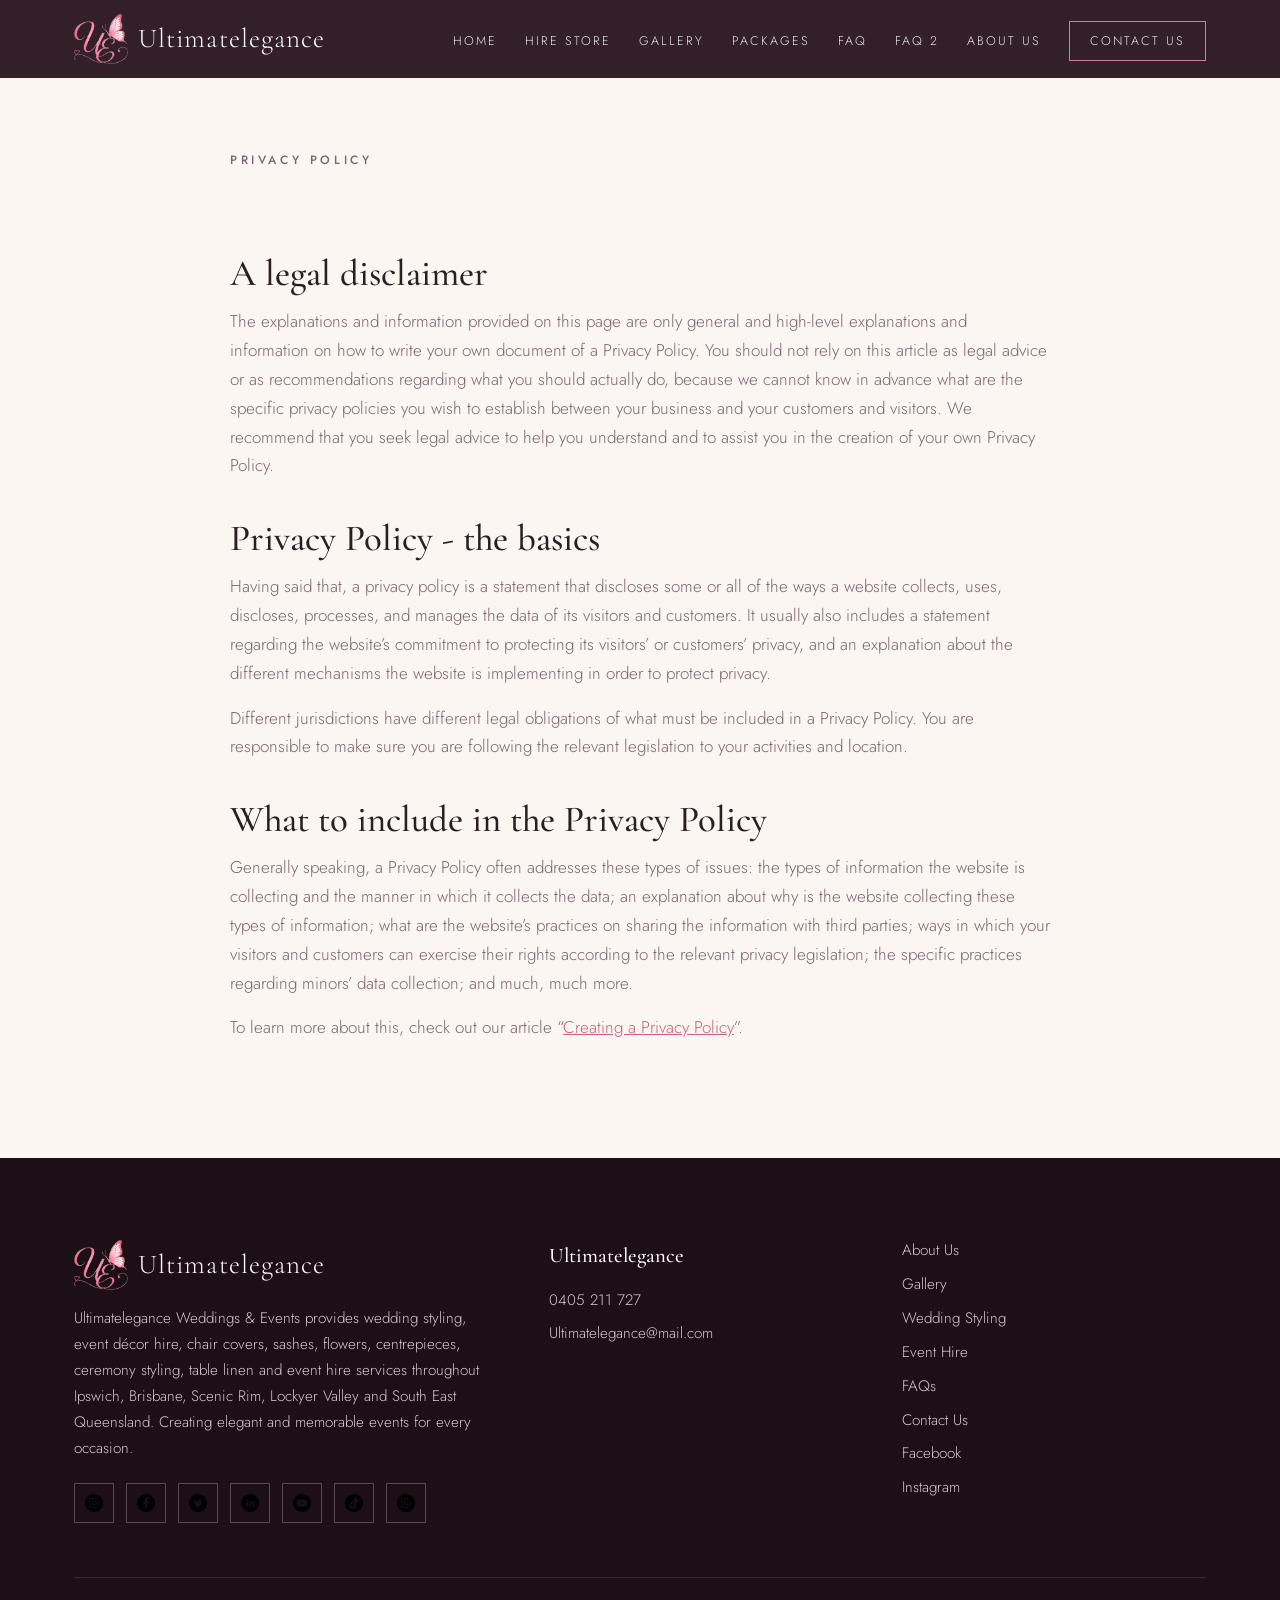
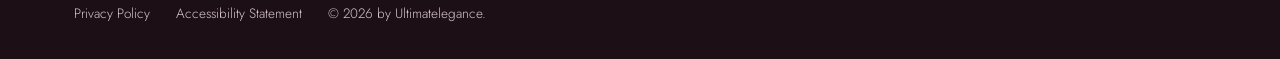
<file: privacy-policy.html>
<!doctype html>
<html lang="en">
<head>
<meta charset="utf-8">
<meta name="viewport" content="width=device-width,initial-scale=1">
<title>Privacy Policy | Ultimatelegance Weddings &amp; Events</title>
<link rel="icon" href="assets/logo.png">
<link rel="preconnect" href="https://fonts.googleapis.com">
<link rel="preconnect" href="https://fonts.gstatic.com" crossorigin>
<link href="https://fonts.googleapis.com/css2?family=Cormorant+Garamond:ital,wght@0,400;0,500;0,600;1,400;1,500&family=Jost:wght@300;400;500&display=swap" rel="stylesheet">
<link rel="stylesheet" href="assets/style.css">
</head>
<body>
<header id="hdr" class="dark">
  <div class="wrap nav">
    <a class="brand" href="index.html"><img src="assets/logo.png" alt="">Ultimatelegance</a>
    <button class="burger" id="burger" aria-label="Menu">☰</button>
    <nav id="nav"><ul><li><a href="index.html">Home</a></li><li><a href="hire-store.html">Hire Store</a></li><li><a href="gallery.html">Gallery</a></li><li><a href="packages.html">Packages</a></li><li><a href="faq.html">FAQ</a></li><li><a href="faq-2.html">FAQ 2</a></li><li><a href="index.html#top">About Us</a></li><li><a class="nav-cta" href="index.html#contact">Contact us</a></li></ul></nav>
  </div>
</header>
<main id="top">
<section class="sec" style="padding-top:150px"><div class="wrap"><div class="prose"><p class="eyebrow">Privacy Policy</p><br><h2>A legal disclaimer</h2>
<p>The explanations and information provided on this page are only general and high-level explanations and information on how to write your own document of a Privacy Policy. You should not rely on this article as legal advice or as recommendations regarding what you should actually do, because we cannot know in advance what are the specific privacy policies you wish to establish between your business and your customers and visitors. We recommend that you seek legal advice to help you understand and to assist you in the creation of your own Privacy Policy.</p>
<h2>Privacy Policy - the basics</h2>
<p>Having said that, a privacy policy is a statement that discloses some or all of the ways a website collects, uses, discloses, processes, and manages the data of its visitors and customers. It usually also includes a statement regarding the website’s commitment to protecting its visitors’ or customers’ privacy, and an explanation about the different mechanisms the website is implementing in order to protect privacy.</p>
<p>Different jurisdictions have different legal obligations of what must be included in a Privacy Policy. You are responsible to make sure you are following the relevant legislation to your activities and location.</p>
<h2>What to include in the Privacy Policy</h2>
<p>Generally speaking, a Privacy Policy often addresses these types of issues: the types of information the website is collecting and the manner in which it collects the data; an explanation about why is the website collecting these types of information; what are the website’s practices on sharing the information with third parties; ways in which your visitors and customers can exercise their rights according to the relevant privacy legislation; the specific practices regarding minors’ data collection; and much, much more.</p>
<p>To learn more about this, check out our article “<a href="https://support.wix.com/en/article/creating-a-privacy-policy">Creating a Privacy Policy</a>”.</p></div></div></section>
</main>
<footer>
  <div class="wrap">
    <div class="fgrid">
      <div>
        <a class="brand" href="index.html"><img src="assets/logo.png" alt="">Ultimatelegance</a>
        <p>Ultimatelegance Weddings &amp; Events provides wedding styling, event décor hire, chair covers, sashes, flowers, centrepieces, ceremony styling, table linen and event hire services throughout Ipswich, Brisbane, Scenic Rim, Lockyer Valley and South East Queensland. Creating elegant and memorable events for every occasion.</p>
        <div class="social socials7"><a href="https://www.instagram.com/ultimatelegance/" aria-label="Instagram"><img src="assets/icons/instagram.png" alt=""></a><a href="https://www.facebook.com/ultimatelegance" aria-label="Facebook"><img src="assets/icons/facebook.png" alt=""></a><a href="https://x.com/Ultimateleganc2" aria-label="X"><img src="assets/icons/x.png" alt=""></a><a href="https://www.linkedin.com/in/kat-giess-2b3173345/" aria-label="LinkedIn"><img src="assets/icons/linkedin.png" alt=""></a><a href="https://www.youtube.com/channel/UCqb_oYtF1HaLaay1cNB3Zkw" aria-label="YouTube"><img src="assets/icons/youtube.png" alt=""></a><a href="https://www.tiktok.com/@ultimateleganceweddings" aria-label="TikTok"><img src="assets/icons/tiktok.png" alt=""></a><a href="https://wa.me/61405211727" aria-label="WhatsApp"><img src="assets/icons/whatsapp.png" alt=""></a></div>
      </div>
      <div>
        <h4>Ultimatelegance</h4>
        <ul>
          <li><a href="tel:0405211727">0405 211 727</a></li>
          <li><a href="mailto:ultimatelegance@mail.com?subject=A%20super%20new%20customer">Ultimatelegance@mail.com</a></li>
        </ul>
      </div>
      <div>
        <ul>
          <li><a href="index.html#top">About Us</a></li>
          <li><a href="gallery.html">Gallery</a></li>
          <li><a href="packages.html">Wedding Styling</a></li>
          <li><a href="hire-store.html">Event Hire</a></li>
          <li><a href="faq.html">FAQs</a></li>
          <li><a href="mailto:ultimatelegance@mail.com?subject=Contact%20me%20Ultimate">Contact Us</a></li>
          <li><a href="http://www.facebook.com/ultimatelegance">Facebook</a></li>
          <li><a href="https://www.instagram.com/ultimatelegance/">Instagram</a></li>
        </ul>
      </div>
    </div>
    <div class="legal">
      <a href="privacy-policy.html">Privacy Policy</a>
      <a href="accessibility-statement.html">Accessibility Statement</a>
      <span>© 2026 by Ultimatelegance.</span>
    </div>
  </div>
</footer>
<script src="assets/main.js"></script>

</body>
</html>
</file>
<file: assets/style.css>
:root{
  --plum:#2a1620; --plum-2:#3a1f2c; --rose:#e58aa3; --rose-deep:#c9607f; --blush:#f8e9ec;
  --cream:#fbf6f1; --ink:#2b1d24; --muted:#7a6670; --line:rgba(42,22,32,.14);
  --serif:'Cormorant Garamond',Georgia,serif; --sans:'Jost',system-ui,sans-serif;
}
*{box-sizing:border-box;margin:0;padding:0}
html{scroll-behavior:smooth}
body{font-family:var(--sans);font-weight:300;color:var(--ink);background:var(--cream);line-height:1.7;font-size:17px;-webkit-font-smoothing:antialiased}
img{display:block;max-width:100%}
a{color:inherit;text-decoration:none}
.wrap{max-width:1180px;margin:0 auto;padding:0 24px}
.eyebrow{font-size:.75rem;letter-spacing:.3em;text-transform:uppercase;color:var(--rose-deep);font-weight:500}
h1,h2,h3{font-family:var(--serif);font-weight:500;line-height:1.1}
h2{font-size:clamp(2.2rem,4.5vw,3.4rem);margin-top:.6rem}
h2 em,h1 em{font-style:italic;color:var(--rose-deep)}
.btn{display:inline-block;padding:15px 30px;border:1px solid var(--rose-deep);font-size:.78rem;letter-spacing:.18em;text-transform:uppercase;font-weight:500;transition:.25s;cursor:pointer;background:none;color:inherit;font-family:var(--sans)}
.btn.fill{background:var(--rose-deep);color:#fff}
.btn.fill:hover{background:var(--plum);border-color:var(--plum)}
.btn:hover{background:var(--rose-deep);color:#fff}
.btn.light{border-color:rgba(255,255,255,.6);color:#fff}
.btn.light:hover{background:#fff;color:var(--plum)}

/* header */
header{position:fixed;inset:0 0 auto 0;z-index:50;transition:.3s;color:#fff}
header.solid{background:rgba(42,22,32,.96);backdrop-filter:blur(8px);box-shadow:0 2px 20px rgba(0,0,0,.2)}
.nav{display:flex;align-items:center;justify-content:space-between;height:78px}
.brand{display:flex;align-items:center;gap:10px;font-family:var(--serif);font-size:1.7rem;letter-spacing:.04em}
.brand img{width:54px;height:54px;object-fit:contain}
nav ul{display:flex;gap:28px;list-style:none;align-items:center}
nav a{font-size:.78rem;letter-spacing:.16em;text-transform:uppercase;opacity:.9;position:relative}
nav a:hover{opacity:1;color:var(--rose)}
.nav-cta{border:1px solid var(--rose);padding:10px 20px}
.nav-cta:hover{background:var(--rose);color:var(--plum)!important}
.burger{display:none;background:none;border:0;color:#fff;font-size:1.8rem;cursor:pointer}

/* hero */
.hero{position:relative;min-height:min(100vh,900px);display:flex;align-items:center;color:#fff;background:var(--plum);overflow:hidden}
.hero::before{content:"";position:absolute;inset:0;background:url(hero-bg.jpg) center/cover;transform:scale(1.05)}
.hero::after{content:"";position:absolute;inset:0;background:linear-gradient(180deg,rgba(42,22,32,.7) 0%,rgba(42,22,32,0) 22%),linear-gradient(100deg,rgba(42,22,32,.82) 0%,rgba(42,22,32,.45) 55%,rgba(42,22,32,.12) 100%)}
.hero .wrap{width:100%;position:relative;z-index:2;padding-top:110px;padding-bottom:70px}
.hero .logo{width:130px;margin-bottom:10px}
.hero .eyebrow{color:var(--rose)}
.hero h1{font-size:clamp(3rem,8vw,6.2rem);margin:.4rem 0 .5rem}
.hero .tag{font-family:var(--serif);font-size:clamp(1.4rem,2.6vw,2rem);font-style:italic;color:var(--blush);max-width:560px}
.hero .cta{margin-top:34px;display:flex;gap:16px;flex-wrap:wrap}

/* intro */
.intro{padding:110px 0 90px;text-align:center}
.intro .wrap{max-width:860px}
.intro h2{font-size:clamp(1.9rem,3.6vw,2.7rem)}
.intro p.lead{margin-top:1.4rem;color:var(--muted);font-size:1.1rem}
.intro .cta{margin-top:34px;display:flex;gap:14px;justify-content:center;flex-wrap:wrap}
.intro .cta a.txt{align-self:center;font-size:.85rem;letter-spacing:.1em;text-decoration:underline;text-underline-offset:5px;color:var(--rose-deep)}

.badges{background:var(--plum);color:#fff;padding:34px 0}
.badges ul{list-style:none;display:flex;flex-wrap:wrap;justify-content:center;gap:14px 44px;text-align:center}
.badges li{font-family:var(--serif);font-size:1.2rem;font-style:italic;color:var(--blush);padding:4px 10px;position:relative}
.badges li:not(:last-child)::after{content:"✦";position:absolute;right:-26px;top:50%;transform:translateY(-50%);color:var(--rose);font-size:.7rem;font-style:normal}

/* why */
.why{padding:110px 0;background:var(--blush)}
.why .head{max-width:720px}
.why .head p{margin-top:1.2rem;color:var(--muted)}
.why .head p+p{margin-top:.8rem}
.cards{display:grid;grid-template-columns:repeat(4,1fr);gap:22px;margin-top:56px}
.card{background:var(--cream);padding:34px 26px;border-top:3px solid var(--rose);transition:.3s}
.card:hover{transform:translateY(-6px);box-shadow:0 18px 40px rgba(42,22,32,.12)}
.card .n{font-family:var(--serif);font-size:2.6rem;color:var(--rose);line-height:1}
.card h3{font-size:1.5rem;margin:.6rem 0 .5rem}
.card p{color:var(--muted);font-size:.98rem}

/* services */
.services{padding:110px 0}
.services .top{text-align:center;margin-bottom:64px}
.svc{display:grid;grid-template-columns:1.1fr 1fr;gap:64px;align-items:center;margin-bottom:84px}
.svc:nth-child(even){grid-template-columns:1fr 1.1fr}
.svc:nth-child(even) .pic{order:2}
.svc .pic{position:relative}
.svc .pic img{width:100%;aspect-ratio:4/3;object-fit:cover}
.svc .pic::after{content:"";position:absolute;inset:18px -18px -18px 18px;border:1px solid var(--rose);z-index:-1}
.svc:nth-child(even) .pic::after{inset:18px 18px -18px -18px}
.svc h3{font-size:clamp(1.9rem,3.4vw,2.6rem)}
.svc p{margin:1rem 0 1.4rem;color:var(--muted);font-size:1.05rem}
.links{display:flex;flex-wrap:wrap;gap:10px}
.links a{border:1px solid var(--line);padding:9px 18px;font-size:.78rem;letter-spacing:.12em;text-transform:uppercase;transition:.25s}
.links a:hover,.links a.call{background:var(--rose-deep);border-color:var(--rose-deep);color:#fff}
.links a.call:hover{background:var(--plum);border-color:var(--plum)}

/* gallery */
.gallery{padding:110px 0;background:var(--plum);color:#fff}
.gallery .eyebrow{color:var(--rose)}
.gallery h2 em{color:var(--rose)}
.gal{display:grid;grid-template-columns:1fr 1fr;gap:24px;margin:50px auto 0;max-width:820px}
.gallery .wrap>.reveal:first-child{text-align:center}
.gal img{width:100%;aspect-ratio:3/4;object-fit:cover;transition:.5s}
.gal div{overflow:hidden}
.gal div:hover img{transform:scale(1.05)}
.gallery .wrap{display:grid}

/* how */
.how{padding:110px 0}
.how .top{text-align:center;margin-bottom:60px}
.steps{display:grid;grid-template-columns:repeat(4,1fr);gap:30px;position:relative}
.steps::before{content:"";position:absolute;top:34px;left:12%;right:12%;height:1px;background:var(--rose)}
.step{text-align:center;position:relative}
.step .dot{width:68px;height:68px;border-radius:50%;background:var(--cream);border:1px solid var(--rose);display:grid;place-items:center;margin:0 auto 18px;font-family:var(--serif);font-size:1.7rem;color:var(--rose-deep)}
.step .lbl{font-size:.72rem;letter-spacing:.28em;text-transform:uppercase;color:var(--rose-deep);font-weight:500}
.step h3{font-size:1.5rem;margin:.3rem 0 .4rem}
.step p{color:var(--muted);font-size:.98rem}
.trusted{text-align:center;margin-top:64px;font-family:var(--serif);font-size:1.6rem;font-style:italic;color:var(--rose-deep)}

/* testimonials */
.testi{padding:110px 0;background:var(--blush)}
.testi .top{text-align:center;margin-bottom:56px}
.tgrid{display:grid;grid-template-columns:repeat(3,1fr);gap:26px}
.t{background:var(--cream);padding:38px 30px;position:relative;display:flex;flex-direction:column}
.t::before{content:"“";font-family:var(--serif);font-size:6rem;line-height:.6;color:var(--rose);position:absolute;top:34px;right:24px;opacity:.5}
.t p{font-size:.98rem;color:var(--ink);flex:1}
.who{display:flex;align-items:center;gap:14px;margin-top:24px;padding-top:20px;border-top:1px solid var(--line)}
.who img{width:54px;height:54px;border-radius:50%;object-fit:cover}
.who a{font-family:var(--serif);font-size:1.25rem;font-weight:500}
.who a:hover{color:var(--rose-deep)}

/* areas + faq */
.area-faq{padding:110px 0;display:grid}
.af{display:grid;grid-template-columns:.8fr 1.2fr;gap:70px}
.areas ul{list-style:none;margin-top:26px}
.areas li{font-family:var(--serif);font-size:1.7rem;padding:10px 0;border-bottom:1px solid var(--line)}
.areas li::before{content:"✦";color:var(--rose);font-size:.7rem;margin-right:14px;vertical-align:middle}
.areas p{margin-top:22px;color:var(--muted);font-style:italic}
details{border-bottom:1px solid var(--line);padding:20px 0}
details summary{font-family:var(--serif);font-size:1.5rem;font-weight:500;cursor:pointer;list-style:none;display:flex;justify-content:space-between;gap:20px}
details summary::-webkit-details-marker{display:none}
details summary::after{content:"+";color:var(--rose-deep);font-size:1.8rem;line-height:1;transition:.25s}
details[open] summary::after{transform:rotate(45deg)}
details p{margin-top:12px;color:var(--muted)}
.faq .btn{margin-top:34px}

/* cta */
.contact{background:var(--plum);color:#fff;padding:110px 0;position:relative;overflow:hidden}
.cgrid{display:grid;grid-template-columns:1fr 1fr;gap:70px;align-items:center}
.contact h2 em{color:var(--rose)}
.contact .eyebrow{color:var(--rose)}
.contact p.l{margin:1.2rem 0 30px;color:#e7d3da}
.pics{display:flex;gap:16px;margin-top:40px}
.pics img{width:50%;aspect-ratio:4/5;object-fit:cover}
.pics img:last-child{margin-top:34px}
form{background:var(--cream);color:var(--ink);padding:40px 34px;display:grid;gap:20px}
form .req{font-size:.85rem;color:var(--muted)}
label{display:grid;gap:6px;font-size:.78rem;letter-spacing:.14em;text-transform:uppercase;font-weight:500}
input,select{font:inherit;font-size:1rem;letter-spacing:0;text-transform:none;padding:12px 14px;border:1px solid var(--line);background:#fff;color:var(--ink);width:100%}
input:focus,select:focus{outline:2px solid var(--rose);outline-offset:0}
.row{display:grid;gap:10px;grid-template-columns:repeat(3,1fr)}
.row.two{grid-template-columns:repeat(3,1fr)}
fieldset{border:0;display:grid;gap:6px}
legend{font-size:.78rem;letter-spacing:.14em;text-transform:uppercase;font-weight:500;margin-bottom:6px}
.time{display:grid;grid-template-columns:1fr auto 1fr 1fr;gap:8px;align-items:center}

/* footer */
footer{background:#1c0f15;color:#d9c6cd;padding:80px 0 34px}
.fgrid{display:grid;grid-template-columns:1.4fr 1fr 1fr;gap:50px}
footer .brand{color:#fff;margin-bottom:14px}
footer p{font-size:.95rem}
footer h4{font-family:var(--serif);font-size:1.3rem;color:#fff;font-weight:500;margin-bottom:14px}
footer ul{list-style:none;display:grid;gap:8px;font-size:.95rem}
footer a:hover{color:var(--rose)}
.social{display:flex;gap:12px;margin-top:22px}
.social a{width:40px;height:40px;border:1px solid rgba(255,255,255,.25);display:grid;place-items:center;transition:.25s}
.social a:hover{background:var(--rose);border-color:var(--rose)}
.social img{width:18px;height:18px;object-fit:contain}
.legal{margin-top:54px;padding-top:24px;border-top:1px solid rgba(255,255,255,.12);display:flex;gap:26px;flex-wrap:wrap;font-size:.85rem}

.reveal{opacity:0;transform:translateY(28px);transition:opacity .9s,transform .9s}
.reveal.in{opacity:1;transform:none}
@media (prefers-reduced-motion:reduce){.reveal{opacity:1;transform:none;transition:none}html{scroll-behavior:auto}}

@media(max-width:980px){
  .burger{display:block}
  nav{position:absolute;top:78px;left:0;right:0;background:var(--plum);display:none;padding:10px 24px 26px}
  nav.open{display:block}
  nav ul{flex-direction:column;align-items:flex-start;gap:18px}
  .cards,.steps{grid-template-columns:1fr 1fr}
  .steps::before{display:none}
  .svc,.svc:nth-child(even){grid-template-columns:1fr;gap:34px}
  .svc:nth-child(even) .pic{order:0}
  .tgrid,.af,.cgrid,.fgrid{grid-template-columns:1fr}
  .af{gap:50px}
  .badges li::after{display:none}
}
@media(max-width:560px){
  body{font-size:16px}
  .cards,.steps{grid-template-columns:1fr}
  .gal{gap:12px}
  .svc .pic::after{display:none}
  form{padding:28px 20px}
  .brand{font-size:1.4rem}
}

/* ===== inner pages ===== */
header.dark{background:rgba(42,22,32,.96)}
.phero{position:relative;min-height:min(72vh,620px);display:flex;align-items:flex-end;color:#fff;background:var(--plum) center/cover;overflow:hidden}
.phero::after{content:"";position:absolute;inset:0;background:linear-gradient(180deg,rgba(42,22,32,.55) 0%,rgba(42,22,32,.55) 40%,rgba(42,22,32,.88) 100%)}
.phero .wrap{position:relative;z-index:2;width:100%;padding-top:140px;padding-bottom:70px}
.phero .eyebrow{color:var(--rose)}
.phero h1{font-size:clamp(2.6rem,6.4vw,5rem);margin:.5rem 0 1rem;max-width:900px}
.phero h1 em{color:var(--rose);font-style:italic}
.phero p.sub{font-family:var(--serif);font-size:clamp(1.25rem,2.2vw,1.7rem);font-style:italic;color:var(--blush);max-width:640px;line-height:1.35}
.phero .btn{margin-top:28px}
.sec{padding:100px 0}
.sec.alt{background:var(--blush)}
.sec.dark{background:var(--plum);color:#fff}
.sec.dark .eyebrow{color:var(--rose)}
.sec.dark h2 em{color:var(--rose)}
.center{text-align:center}
.lead2{max-width:720px;margin:1.2rem auto 0;color:var(--muted)}
.sec.dark .lead2{color:#e7d3da}

/* hire store */
.intro-note{max-width:760px;margin:0 auto;text-align:center}
.searchbar{display:flex;max-width:560px;margin:34px auto 0;border:1px solid var(--line);background:#fff}
.searchbar input{border:0;flex:1}
.searchbar input:focus{outline:2px solid var(--rose);outline-offset:-2px}
.searchbar button{border:0;background:var(--rose-deep);color:#fff;padding:0 26px;letter-spacing:.16em;text-transform:uppercase;font-size:.75rem;cursor:pointer;font-family:var(--sans)}
.searchbar button:hover{background:var(--plum)}
.cats{display:grid;grid-template-columns:repeat(4,1fr);gap:20px;margin-top:50px}
.cat{background:var(--plum);color:#fff;aspect-ratio:1;display:flex;flex-direction:column;align-items:center;justify-content:center;gap:16px;padding:24px;text-align:center;font-family:var(--serif);font-size:1.45rem;letter-spacing:.06em;text-transform:uppercase;line-height:1.15;transition:.3s;position:relative;overflow:hidden}
.cat img{width:38%;height:38%;object-fit:contain;transition:.4s}
.cat:hover{background:var(--rose-deep);transform:translateY(-5px)}
.cat:hover img{transform:scale(1.1) rotate(-3deg)}
.cat.photo{background:var(--blush);color:var(--ink)}
.cat.photo img{border-radius:0;width:38%;height:38%;filter:none}
.tools{display:flex;gap:18px;flex-wrap:wrap;align-items:flex-end;margin:40px 0 34px;padding-bottom:26px;border-bottom:1px solid var(--line)}
.tools label{min-width:200px;flex:1;max-width:320px}
.tools .count{margin-left:auto;color:var(--muted);font-size:.9rem}
.prods{display:grid;grid-template-columns:repeat(4,1fr);gap:26px}
.prod{background:#fff;display:flex;flex-direction:column;transition:.3s;border:1px solid var(--line)}
.prod:hover{box-shadow:0 18px 40px rgba(42,22,32,.12);transform:translateY(-5px)}
.prod .im{aspect-ratio:1;background:var(--blush);overflow:hidden;position:relative;display:grid;place-items:center}
.prod .im img{width:100%;height:100%;object-fit:cover;transition:.5s}
.prod:hover .im img{transform:scale(1.06)}
.prod .ph{font-family:var(--serif);font-size:1.6rem;color:var(--rose);text-align:center;padding:20px}
.prod .qv{position:absolute;left:0;right:0;bottom:0;background:rgba(42,22,32,.88);color:#fff;text-align:center;padding:12px;font-size:.75rem;letter-spacing:.18em;text-transform:uppercase;transform:translateY(100%);transition:.3s}
.prod:hover .qv{transform:none}
.prod .bd{padding:20px 20px 22px;display:flex;flex-direction:column;flex:1}
.prod .q{font-size:.78rem;letter-spacing:.14em;text-transform:uppercase;color:var(--rose-deep);font-weight:500}
.prod h3{font-size:1.35rem;margin:.3rem 0 .6rem;line-height:1.2;flex:1}
.prod .pr{color:var(--muted);font-size:.85rem;letter-spacing:.08em;text-transform:uppercase}
.prod .pr b{display:block;font-family:var(--serif);font-size:1.6rem;color:var(--ink);font-weight:500;letter-spacing:0;text-transform:none}
.prod .btn{margin-top:16px;padding:12px;text-align:center;font-size:.72rem}
.chips{display:flex;flex-wrap:wrap;gap:10px;margin-top:30px}
.chips a{border:1px solid var(--line);padding:8px 16px;font-size:.8rem;transition:.25s;background:#fff}
.chips a:hover{background:var(--rose-deep);border-color:var(--rose-deep);color:#fff}
.none{text-align:center;color:var(--muted);padding:50px 0;display:none}

/* gallery */
.fgrid2{display:grid;grid-template-columns:repeat(3,1fr);gap:28px;margin-top:54px}
.fw{background:#fff}
.fw .im{aspect-ratio:4/5;overflow:hidden}
.fw img{width:100%;height:100%;object-fit:cover;transition:.6s;cursor:zoom-in}
.fw:hover img{transform:scale(1.05)}
.fw p{padding:18px 20px;font-family:var(--serif);font-size:1.3rem;line-height:1.25}
.tabs{display:flex;justify-content:center;gap:10px;margin:40px 0 34px;flex-wrap:wrap}
.tabs button{background:none;border:1px solid rgba(255,255,255,.35);color:#fff;padding:12px 26px;font-family:var(--sans);font-size:.78rem;letter-spacing:.18em;text-transform:uppercase;cursor:pointer;transition:.25s}
.tabs button.on,.tabs button:hover{background:var(--rose-deep);border-color:var(--rose-deep)}
.masonry{columns:3;column-gap:18px}
.masonry img{width:100%;margin-bottom:18px;break-inside:avoid;cursor:zoom-in;transition:.3s}
.masonry img:hover{opacity:.85}
.panel[hidden]{display:none}
.lb{position:fixed;inset:0;background:rgba(20,10,15,.94);z-index:100;display:none;align-items:center;justify-content:center;padding:30px}
.lb.on{display:flex}
.lb img{max-width:100%;max-height:100%;object-fit:contain}
.lb button{position:absolute;top:18px;right:26px;background:none;border:0;color:#fff;font-size:2.4rem;cursor:pointer}
.gtest{display:grid;grid-template-columns:repeat(2,1fr);gap:26px;margin-top:54px}
.t .av{width:54px;height:54px;border-radius:50%;background:var(--rose);color:#fff;display:grid;place-items:center;font-family:var(--serif);font-size:1.4rem;flex:none}
.t .long{font-size:.95rem}
.cta-band{text-align:center}
.cta-band .row2{display:flex;gap:14px;justify-content:center;flex-wrap:wrap;margin-top:32px}
.qlinks{display:grid;grid-template-columns:repeat(3,1fr);gap:40px;padding:60px 0;background:#231219;color:#d9c6cd}
.qlinks h4{font-family:var(--serif);font-size:1.3rem;color:#fff;font-weight:500;margin-bottom:14px}
.qlinks ul{list-style:none;display:grid;gap:8px;font-size:.95rem}
.qlinks a:hover{color:var(--rose)}
.qwrap{background:#231219}

/* packages */
.pk3{display:grid;grid-template-columns:repeat(3,1fr);gap:28px;margin-top:54px}
.pk{background:#fff;display:flex;flex-direction:column;border:1px solid var(--line);position:relative;transition:.3s}
.pk:hover{box-shadow:0 20px 44px rgba(42,22,32,.14);transform:translateY(-6px)}
.pk.pop{border-color:var(--rose-deep);border-width:2px}
.pk .im{aspect-ratio:16/10;overflow:hidden}
.pk .im img{width:100%;height:100%;object-fit:cover}
.pk .bd{padding:30px 28px 32px;display:flex;flex-direction:column;flex:1}
.pk .tag{font-size:.75rem;letter-spacing:.26em;text-transform:uppercase;color:var(--rose-deep);font-weight:500}
.pk h3{font-size:2rem;margin:.3rem 0 .8rem}
.pk .from{font-size:.78rem;letter-spacing:.16em;text-transform:uppercase;color:var(--muted)}
.pk .price{font-family:var(--serif);font-size:3rem;color:var(--rose-deep);line-height:1;margin-bottom:.8rem}
.pk .for{font-family:var(--serif);font-style:italic;font-size:1.25rem;margin-bottom:1rem}
.pk ul{list-style:none;display:grid;gap:10px;margin:8px 0 28px;flex:1;border-top:1px solid var(--line);padding-top:20px}
.pk li{padding-left:26px;position:relative;font-size:.98rem;color:var(--muted)}
.pk li::before{content:"✦";position:absolute;left:0;color:var(--rose);font-size:.75rem;top:4px}
.pk .btn{text-align:center}
.split{display:grid;grid-template-columns:1fr 1fr;gap:64px;align-items:center}
.split img{width:100%;aspect-ratio:4/3;object-fit:cover}
.pk2{display:grid;grid-template-columns:repeat(2,1fr);gap:28px}
.compare{width:100%;border-collapse:collapse;margin-top:40px;background:#fff}
.compare th,.compare td{padding:18px 22px;text-align:left;border-bottom:1px solid var(--line);font-size:1rem}
.compare th{font-family:var(--serif);font-size:1.4rem;font-weight:500;background:var(--plum);color:#fff}
.compare td b{font-family:var(--serif);font-size:1.5rem;color:var(--rose-deep);font-weight:500}
.tblwrap{overflow-x:auto}
.why5{display:grid;grid-template-columns:repeat(3,1fr);gap:22px;margin-top:54px}
.why5 .card{background:rgba(255,255,255,.06);color:#fff;border-top-color:var(--rose)}
.why5 .card h3{font-size:1.5rem;letter-spacing:.04em}
.why5 .card p{color:#e7d3da}
.ctaimg{position:relative;color:#fff;text-align:center;background:var(--plum) center/cover;padding:120px 0}
.ctaimg::before{content:"";position:absolute;inset:0;background:rgba(42,22,32,.78)}
.ctaimg .wrap{position:relative}
.ctaimg .contacts{display:flex;justify-content:center;gap:50px;flex-wrap:wrap;margin-top:38px;font-family:var(--serif);font-size:1.5rem}
.ctaimg .contacts small{display:block;font-family:var(--sans);font-size:.72rem;letter-spacing:.26em;text-transform:uppercase;color:var(--rose)}

/* prose / faq pages */
.prose{max-width:820px;margin:0 auto}
.prose h2{font-size:clamp(1.8rem,3vw,2.3rem);margin:2.4rem 0 .8rem}
.prose h2:first-child{margin-top:0}
.prose p{margin-bottom:1rem;color:var(--muted)}
.prose ul{margin:0 0 1.4rem 1.2rem;color:var(--muted);display:grid;gap:6px}
.prose a{color:var(--rose-deep);text-decoration:underline}
.faqlist{max-width:820px;margin:0 auto}
.faqlist h2{margin-bottom:1.2rem}
.faqlist details p{white-space:pre-line}

.socials7{flex-wrap:wrap}
@media(max-width:980px){
  .cats,.prods{grid-template-columns:repeat(2,1fr)}
  .fgrid2,.pk3,.why5,.qlinks{grid-template-columns:1fr}
  .pk2,.gtest,.split{grid-template-columns:1fr}
  .split{gap:34px}
  .masonry{columns:2}
}
@media(max-width:560px){
  .prods{gap:14px}
  .cat{font-size:1.15rem;padding:14px}
  .masonry{columns:1}
  .tools .count{margin-left:0}
}
.cat.photo img{mix-blend-mode:multiply;border-radius:0}
.t p{padding-right:34px}
</file>
